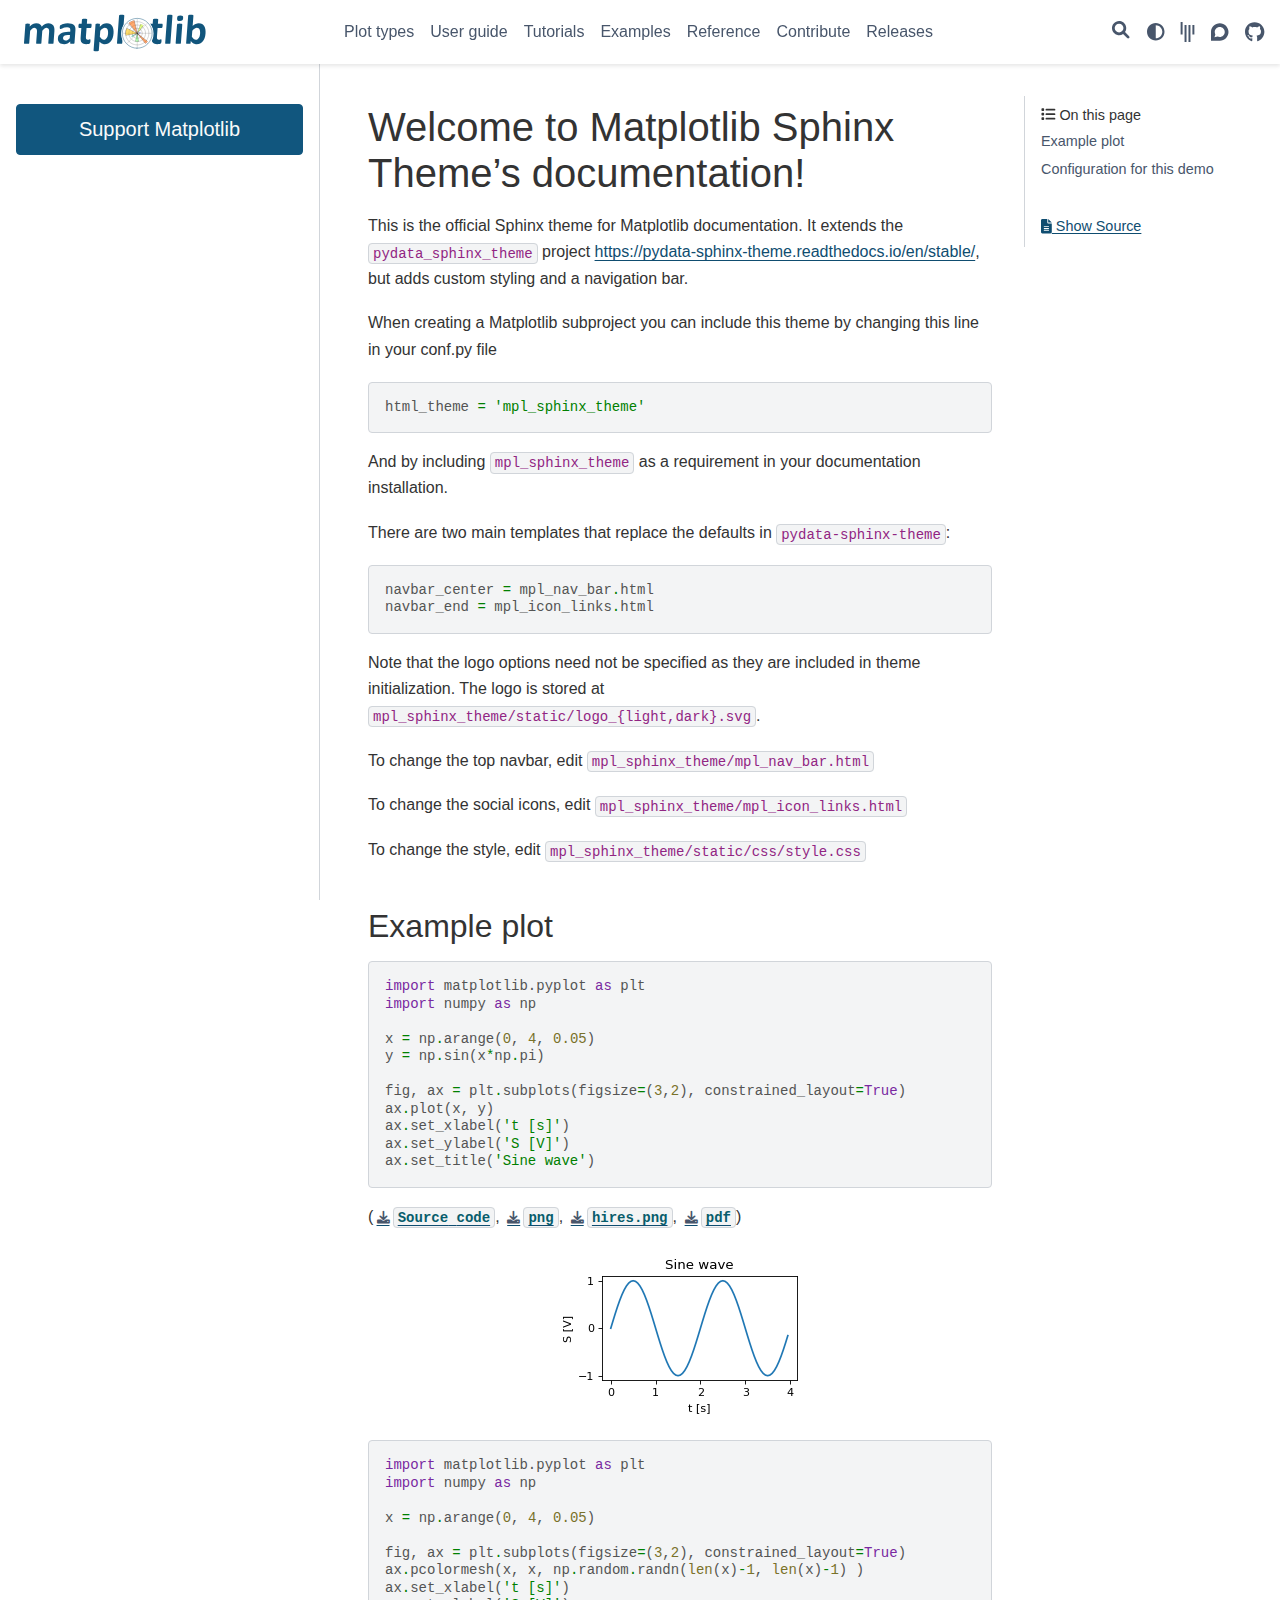
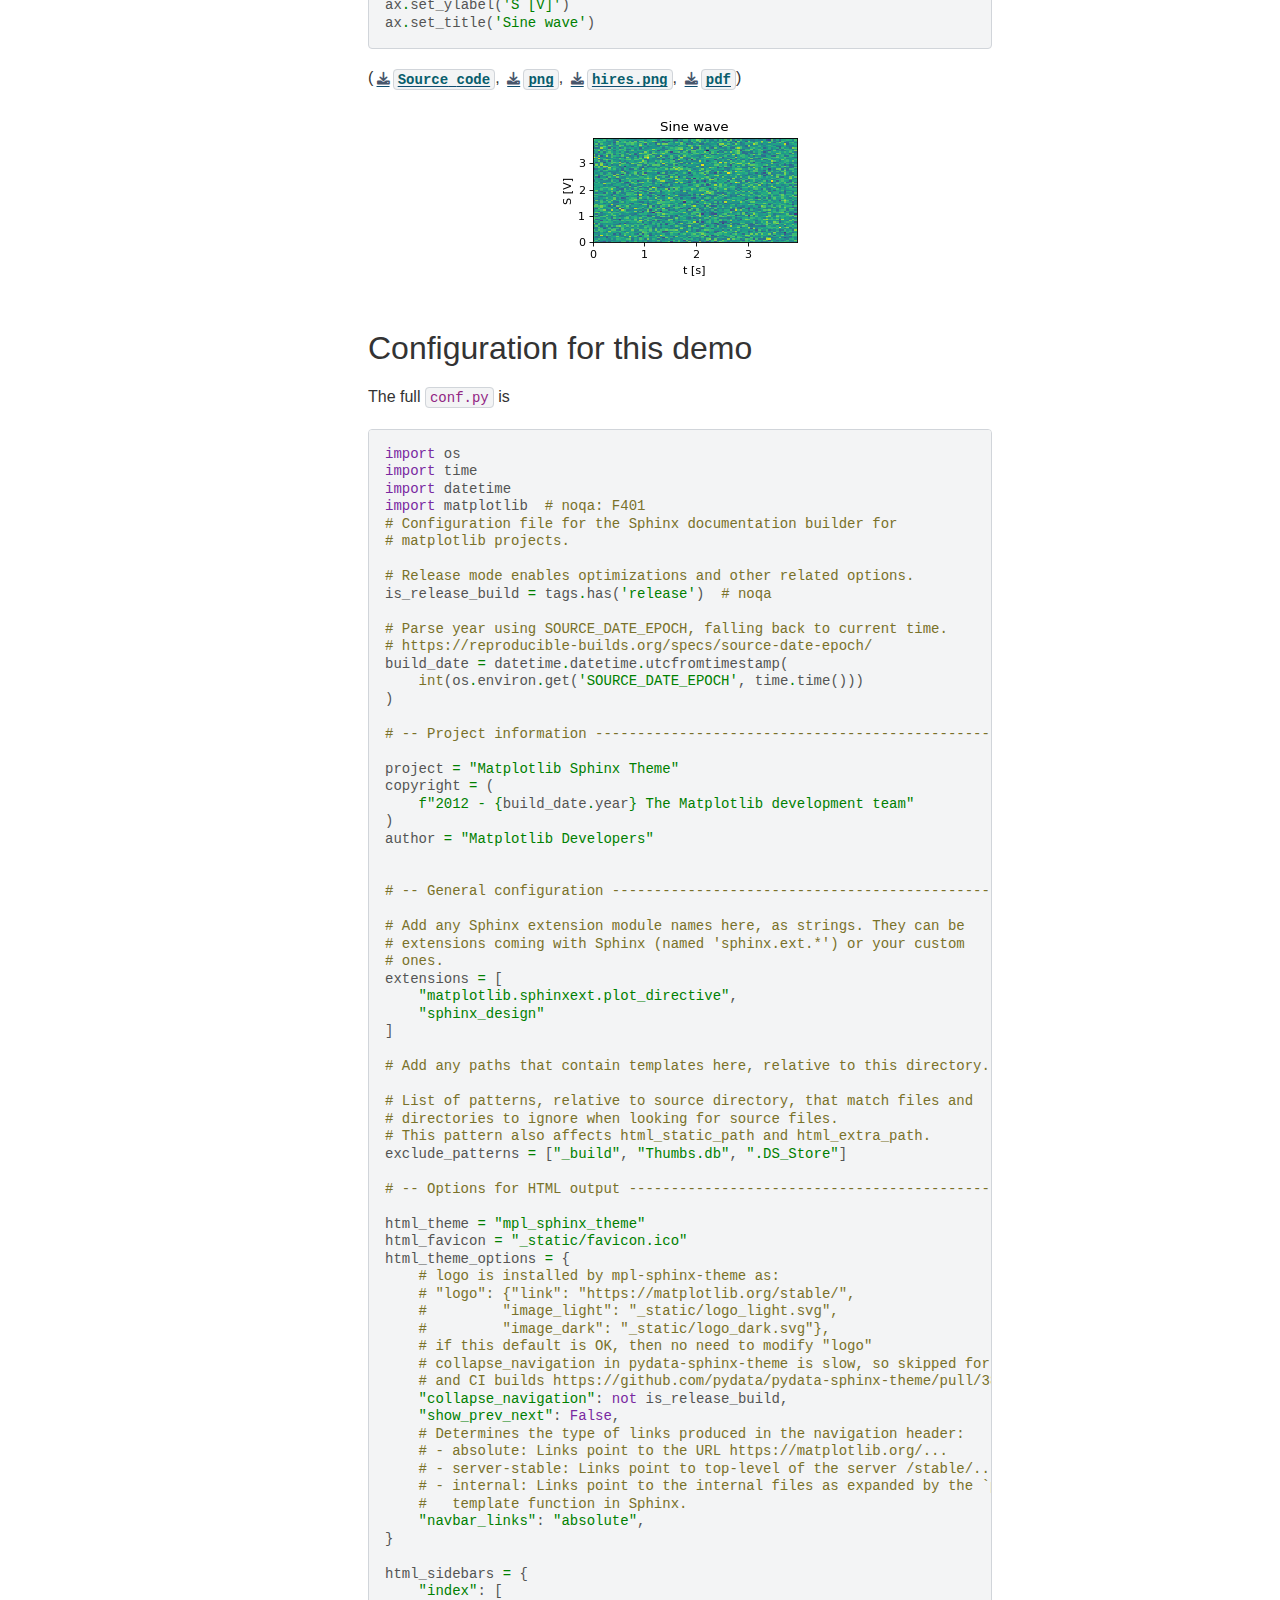
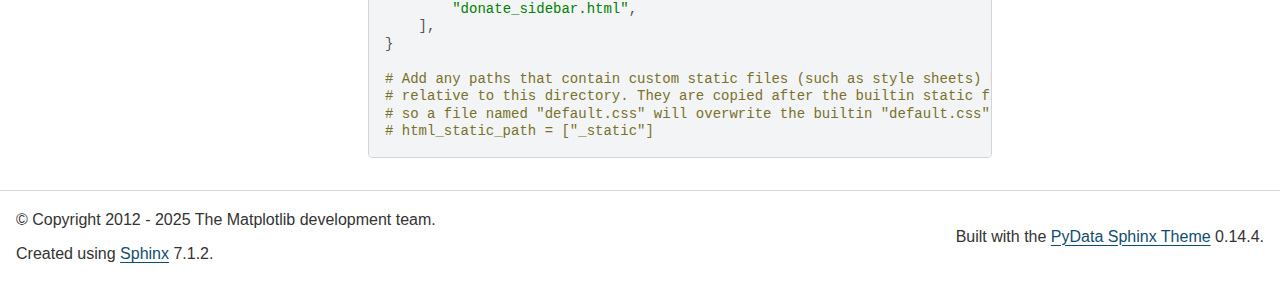
<file: index.html>
<!DOCTYPE html>


<html lang="en" data-content_root="" >

  <head>
    <meta charset="utf-8" />
    <meta name="viewport" content="width=device-width, initial-scale=1.0" /><meta name="viewport" content="width=device-width, initial-scale=1" />

    <title>Welcome to Matplotlib Sphinx Theme’s documentation! &#8212; Matplotlib Sphinx Theme  documentation</title>
  
  
  
  <script data-cfasync="false">
    document.documentElement.dataset.mode = localStorage.getItem("mode") || "";
    document.documentElement.dataset.theme = localStorage.getItem("theme") || "light";
  </script>
  
  <!-- Loaded before other Sphinx assets -->
  <link href="_static/styles/theme.css?digest=5b4479735964841361fd" rel="stylesheet" />
<link href="_static/styles/bootstrap.css?digest=5b4479735964841361fd" rel="stylesheet" />
<link href="_static/styles/pydata-sphinx-theme.css?digest=5b4479735964841361fd" rel="stylesheet" />

  
  <link href="_static/vendor/fontawesome/6.1.2/css/all.min.css?digest=5b4479735964841361fd" rel="stylesheet" />
  <link rel="preload" as="font" type="font/woff2" crossorigin href="_static/vendor/fontawesome/6.1.2/webfonts/fa-solid-900.woff2" />
<link rel="preload" as="font" type="font/woff2" crossorigin href="_static/vendor/fontawesome/6.1.2/webfonts/fa-brands-400.woff2" />
<link rel="preload" as="font" type="font/woff2" crossorigin href="_static/vendor/fontawesome/6.1.2/webfonts/fa-regular-400.woff2" />

    <link rel="stylesheet" type="text/css" href="_static/pygments.css?v=8f2a1f02" />
    <link rel="stylesheet" type="text/css" href="_static/css/style.css?v=f16eb9d3" />
    <link rel="stylesheet" type="text/css" href="_static/plot_directive.css" />
    <link rel="stylesheet" type="text/css" href="_static/design-style.1e8bd061cd6da7fc9cf755528e8ffc24.min.css?v=0a3b3ea7" />
  
  <!-- Pre-loaded scripts that we'll load fully later -->
  <link rel="preload" as="script" href="_static/scripts/bootstrap.js?digest=5b4479735964841361fd" />
<link rel="preload" as="script" href="_static/scripts/pydata-sphinx-theme.js?digest=5b4479735964841361fd" />
  <script src="_static/vendor/fontawesome/6.1.2/js/all.min.js?digest=5b4479735964841361fd"></script>

    <script data-url_root="./" id="documentation_options" src="_static/documentation_options.js?v=b3ba4146"></script>
    <script src="_static/doctools.js?v=888ff710"></script>
    <script src="_static/sphinx_highlight.js?v=4825356b"></script>
    <script src="_static/design-tabs.js?v=36754332"></script>
    <script>DOCUMENTATION_OPTIONS.pagename = 'index';</script>
    <link rel="icon" href="_static/favicon.ico"/>
    <link rel="index" title="Index" href="genindex.html" />
    <link rel="search" title="Search" href="search.html" />
  <meta name="viewport" content="width=device-width, initial-scale=1"/>
  <meta name="docsearch:language" content="en"/>
  </head>
  
  
  <body data-bs-spy="scroll" data-bs-target=".bd-toc-nav" data-offset="180" data-bs-root-margin="0px 0px -60%" data-default-mode="">

  
  
  <a class="skip-link" href="#main-content">Skip to main content</a>
  
  <div id="pst-scroll-pixel-helper"></div>

  
  <button type="button" class="btn rounded-pill" id="pst-back-to-top">
    <i class="fa-solid fa-arrow-up"></i>
    Back to top
  </button>

  
  <input type="checkbox"
          class="sidebar-toggle"
          name="__primary"
          id="__primary"/>
  <label class="overlay overlay-primary" for="__primary"></label>
  
  <input type="checkbox"
          class="sidebar-toggle"
          name="__secondary"
          id="__secondary"/>
  <label class="overlay overlay-secondary" for="__secondary"></label>
  
  <div class="search-button__wrapper">
    <div class="search-button__overlay"></div>
    <div class="search-button__search-container">
<form class="bd-search d-flex align-items-center"
      action="search.html"
      method="get">
  <i class="fa-solid fa-magnifying-glass"></i>
  <input type="search"
         class="form-control"
         name="q"
         id="search-input"
         placeholder="Search the docs ..."
         aria-label="Search the docs ..."
         autocomplete="off"
         autocorrect="off"
         autocapitalize="off"
         spellcheck="false"/>
  <span class="search-button__kbd-shortcut"><kbd class="kbd-shortcut__modifier">Ctrl</kbd>+<kbd>K</kbd></span>
</form></div>
  </div>
  
    <nav class="bd-header navbar navbar-expand-lg bd-navbar">
<div class="bd-header__inner bd-page-width">
  <label class="sidebar-toggle primary-toggle" for="__primary">
    <span class="fa-solid fa-bars"></span>
  </label>
  
  
  <div class="col-lg-3 navbar-header-items__start">
    
      <div class="navbar-item">

   

<a class="navbar-brand logo" href="https://matplotlib.org/stable/">
  
  
  
  
  
    
    
      
    
    
    <img src="_static/logo_light.svg" class="logo__image only-light" alt="Matplotlib Sphinx Theme  documentation - Home"/>
    <script>document.write(`<img src="_static/logo_dark.svg" class="logo__image only-dark" alt="Matplotlib Sphinx Theme  documentation - Home"/>`);</script>
  
  
</a></div>
    
  </div>
  
  <div class="col-lg-9 navbar-header-items">
    
    <div class="me-auto navbar-header-items__center">
      
        <div class="navbar-item"><ul id="navbar-main-elements" class="navbar-nav">
  <li class="nav-item">
    <a class="reference internal nav-link" href="https://matplotlib.org/stable/plot_types/index">Plot types</a>
  </li>
  <li class="nav-item">
    <a class="reference internal nav-link" href="https://matplotlib.org/stable/users/index">User guide</a>
  </li>
  <li class="nav-item">
    <a class="reference internal nav-link" href="https://matplotlib.org/stable/tutorials/index">Tutorials</a>
  </li>
  <li class="nav-item">
    <a class="reference internal nav-link" href="https://matplotlib.org/stable/gallery/index">Examples</a>
  </li>
  <li class="nav-item">
    <a class="reference internal nav-link" href="https://matplotlib.org/stable/api/index">Reference</a>
  </li>
  <li class="nav-item">
    <a class="reference internal nav-link" href="https://matplotlib.org/stable/devel/index">Contribute</a>
  </li>
  <li class="nav-item">
    <a class="reference internal nav-link" href="https://matplotlib.org/stable/users/release_notes">Releases</a>
  </li>
</ul></div>
      
    </div>
    
    
    <div class="navbar-header-items__end">
      
        <div class="navbar-item navbar-persistent--container">
          

<script>
document.write(`
  <button class="btn btn-sm navbar-btn search-button search-button__button" title="Search" aria-label="Search" data-bs-placement="bottom" data-bs-toggle="tooltip">
    <i class="fa-solid fa-magnifying-glass fa-lg"></i>
  </button>
`);
</script>
        </div>
      
      
        <div class="navbar-item">

<script>
document.write(`
  <button class="btn btn-sm navbar-btn theme-switch-button" title="light/dark" aria-label="light/dark" data-bs-placement="bottom" data-bs-toggle="tooltip">
    <span class="theme-switch nav-link" data-mode="light"><i class="fa-solid fa-sun fa-lg"></i></span>
    <span class="theme-switch nav-link" data-mode="dark"><i class="fa-solid fa-moon fa-lg"></i></span>
    <span class="theme-switch nav-link" data-mode="auto"><i class="fa-solid fa-circle-half-stroke fa-lg"></i></span>
  </button>
`);
</script></div>
      
        <div class="navbar-item"><ul class="navbar-icon-links navbar-nav"
    aria-label="Icon Links">
        <li class="nav-item">
          
          
          
          
          
          
          
          
          <a href="https://gitter.im/matplotlib/matplotlib" title="Gitter" class="nav-link" rel="noopener" target="_blank" data-bs-toggle="tooltip" data-bs-placement="bottom"><span><i class="fa-brands fa-gitter fa-lg" aria-hidden="true"></i></span>
            <span class="sr-only">Gitter</span></a>
        </li>
        <li class="nav-item">
          
          
          
          
          
          
          
          
          <a href="https://discourse.matplotlib.org" title="Discourse" class="nav-link" rel="noopener" target="_blank" data-bs-toggle="tooltip" data-bs-placement="bottom"><span><i class="fa-brands fa-discourse fa-lg" aria-hidden="true"></i></span>
            <span class="sr-only">Discourse</span></a>
        </li>
        <li class="nav-item">
          
          
          
          
          
          
          
          
          <a href="https://github.com/matplotlib/matplotlib" title="GitHub" class="nav-link" rel="noopener" target="_blank" data-bs-toggle="tooltip" data-bs-placement="bottom"><span><i class="fa-brands fa-github fa-lg" aria-hidden="true"></i></span>
            <span class="sr-only">GitHub</span></a>
        </li>
</ul></div>
      
    </div>
    
  </div>
  
  
    <div class="navbar-persistent--mobile">

<script>
document.write(`
  <button class="btn btn-sm navbar-btn search-button search-button__button" title="Search" aria-label="Search" data-bs-placement="bottom" data-bs-toggle="tooltip">
    <i class="fa-solid fa-magnifying-glass fa-lg"></i>
  </button>
`);
</script>
    </div>
  

  
    <label class="sidebar-toggle secondary-toggle" for="__secondary" tabindex="0">
      <span class="fa-solid fa-outdent"></span>
    </label>
  
</div>

    </nav>
  
  <div class="bd-container">
    <div class="bd-container__inner bd-page-width">
      
      <div class="bd-sidebar-primary bd-sidebar">
        

  
  <div class="sidebar-header-items sidebar-primary__section">
    
    
      <div class="sidebar-header-items__center">
        
          <div class="navbar-item"><ul id="navbar-main-elements" class="navbar-nav">
  <li class="nav-item">
    <a class="reference internal nav-link" href="https://matplotlib.org/stable/plot_types/index">Plot types</a>
  </li>
  <li class="nav-item">
    <a class="reference internal nav-link" href="https://matplotlib.org/stable/users/index">User guide</a>
  </li>
  <li class="nav-item">
    <a class="reference internal nav-link" href="https://matplotlib.org/stable/tutorials/index">Tutorials</a>
  </li>
  <li class="nav-item">
    <a class="reference internal nav-link" href="https://matplotlib.org/stable/gallery/index">Examples</a>
  </li>
  <li class="nav-item">
    <a class="reference internal nav-link" href="https://matplotlib.org/stable/api/index">Reference</a>
  </li>
  <li class="nav-item">
    <a class="reference internal nav-link" href="https://matplotlib.org/stable/devel/index">Contribute</a>
  </li>
  <li class="nav-item">
    <a class="reference internal nav-link" href="https://matplotlib.org/stable/users/release_notes">Releases</a>
  </li>
</ul></div>
        
      </div>
    
    
    
      <div class="sidebar-header-items__end">
        
          <div class="navbar-item">

<script>
document.write(`
  <button class="btn btn-sm navbar-btn theme-switch-button" title="light/dark" aria-label="light/dark" data-bs-placement="bottom" data-bs-toggle="tooltip">
    <span class="theme-switch nav-link" data-mode="light"><i class="fa-solid fa-sun fa-lg"></i></span>
    <span class="theme-switch nav-link" data-mode="dark"><i class="fa-solid fa-moon fa-lg"></i></span>
    <span class="theme-switch nav-link" data-mode="auto"><i class="fa-solid fa-circle-half-stroke fa-lg"></i></span>
  </button>
`);
</script></div>
        
          <div class="navbar-item"><ul class="navbar-icon-links navbar-nav"
    aria-label="Icon Links">
        <li class="nav-item">
          
          
          
          
          
          
          
          
          <a href="https://gitter.im/matplotlib/matplotlib" title="Gitter" class="nav-link" rel="noopener" target="_blank" data-bs-toggle="tooltip" data-bs-placement="bottom"><span><i class="fa-brands fa-gitter fa-lg" aria-hidden="true"></i></span>
            <span class="sr-only">Gitter</span></a>
        </li>
        <li class="nav-item">
          
          
          
          
          
          
          
          
          <a href="https://discourse.matplotlib.org" title="Discourse" class="nav-link" rel="noopener" target="_blank" data-bs-toggle="tooltip" data-bs-placement="bottom"><span><i class="fa-brands fa-discourse fa-lg" aria-hidden="true"></i></span>
            <span class="sr-only">Discourse</span></a>
        </li>
        <li class="nav-item">
          
          
          
          
          
          
          
          
          <a href="https://github.com/matplotlib/matplotlib" title="GitHub" class="nav-link" rel="noopener" target="_blank" data-bs-toggle="tooltip" data-bs-placement="bottom"><span><i class="fa-brands fa-github fa-lg" aria-hidden="true"></i></span>
            <span class="sr-only">GitHub</span></a>
        </li>
</ul></div>
        
      </div>
    
  </div>
  
    <div class="sidebar-primary-items__start sidebar-primary__section">
        <div class="sidebar-primary-item"><div class="sidebar-donate">
    <a class="sd-btn sd-btn-primary sd-fs-5 sd-px-5 sd-py-2" href="https://numfocus.org/donate-to-matplotlib" target="_blank">
      Support Matplotlib
    </a>
  </div></div>
    </div>
  
  
  <div class="sidebar-primary-items__end sidebar-primary__section">
  </div>
  
  <div id="rtd-footer-container"></div>


      </div>
      
      <main id="main-content" class="bd-main">
        
        
          <div class="bd-content">
            <div class="bd-article-container">
              
              <div class="bd-header-article"></div>
              
              
              
                
<div id="searchbox"></div>
                <article class="bd-article" role="main">
                  
  <section id="welcome-to-matplotlib-sphinx-theme-s-documentation">
<h1>Welcome to Matplotlib Sphinx Theme’s documentation!<a class="headerlink" href="#welcome-to-matplotlib-sphinx-theme-s-documentation" title="Permalink to this heading">#</a></h1>
<div class="toctree-wrapper compound">
</div>
<p>This is the official Sphinx theme for Matplotlib documentation.
It extends the <code class="docutils literal notranslate"><span class="pre">pydata_sphinx_theme</span></code> project <a class="reference external" href="https://pydata-sphinx-theme.readthedocs.io/en/stable/">https://pydata-sphinx-theme.readthedocs.io/en/stable/</a>,
but adds custom
styling and a navigation bar.</p>
<p>When creating a Matplotlib subproject you can include this theme by changing this
line in your conf.py file</p>
<div class="highlight-python notranslate"><div class="highlight"><pre><span></span><span class="n">html_theme</span> <span class="o">=</span> <span class="s1">&#39;mpl_sphinx_theme&#39;</span>
</pre></div>
</div>
<p>And by including <code class="docutils literal notranslate"><span class="pre">mpl_sphinx_theme</span></code> as a requirement in your documentation
installation.</p>
<p>There are two main templates that replace the defaults in <code class="docutils literal notranslate"><span class="pre">pydata-sphinx-theme</span></code>:</p>
<div class="highlight-default notranslate"><div class="highlight"><pre><span></span><span class="n">navbar_center</span> <span class="o">=</span> <span class="n">mpl_nav_bar</span><span class="o">.</span><span class="n">html</span>
<span class="n">navbar_end</span> <span class="o">=</span> <span class="n">mpl_icon_links</span><span class="o">.</span><span class="n">html</span>
</pre></div>
</div>
<p>Note that the logo options need not be specified as they are included in theme
initialization. The logo is stored at
<code class="docutils literal notranslate"><span class="pre">mpl_sphinx_theme/static/logo_{light,dark}.svg</span></code>.</p>
<p>To change the top navbar, edit <code class="docutils literal notranslate"><span class="pre">mpl_sphinx_theme/mpl_nav_bar.html</span></code></p>
<p>To change the social icons, edit <code class="docutils literal notranslate"><span class="pre">mpl_sphinx_theme/mpl_icon_links.html</span></code></p>
<p>To change the style, edit <code class="docutils literal notranslate"><span class="pre">mpl_sphinx_theme/static/css/style.css</span></code></p>
<section id="example-plot">
<h2>Example plot<a class="headerlink" href="#example-plot" title="Permalink to this heading">#</a></h2>
<div class="highlight-python notranslate"><div class="highlight"><pre><span></span><span class="kn">import</span><span class="w"> </span><span class="nn">matplotlib.pyplot</span><span class="w"> </span><span class="k">as</span><span class="w"> </span><span class="nn">plt</span>
<span class="kn">import</span><span class="w"> </span><span class="nn">numpy</span><span class="w"> </span><span class="k">as</span><span class="w"> </span><span class="nn">np</span>

<span class="n">x</span> <span class="o">=</span> <span class="n">np</span><span class="o">.</span><span class="n">arange</span><span class="p">(</span><span class="mi">0</span><span class="p">,</span> <span class="mi">4</span><span class="p">,</span> <span class="mf">0.05</span><span class="p">)</span>
<span class="n">y</span> <span class="o">=</span> <span class="n">np</span><span class="o">.</span><span class="n">sin</span><span class="p">(</span><span class="n">x</span><span class="o">*</span><span class="n">np</span><span class="o">.</span><span class="n">pi</span><span class="p">)</span>

<span class="n">fig</span><span class="p">,</span> <span class="n">ax</span> <span class="o">=</span> <span class="n">plt</span><span class="o">.</span><span class="n">subplots</span><span class="p">(</span><span class="n">figsize</span><span class="o">=</span><span class="p">(</span><span class="mi">3</span><span class="p">,</span><span class="mi">2</span><span class="p">),</span> <span class="n">constrained_layout</span><span class="o">=</span><span class="kc">True</span><span class="p">)</span>
<span class="n">ax</span><span class="o">.</span><span class="n">plot</span><span class="p">(</span><span class="n">x</span><span class="p">,</span> <span class="n">y</span><span class="p">)</span>
<span class="n">ax</span><span class="o">.</span><span class="n">set_xlabel</span><span class="p">(</span><span class="s1">&#39;t [s]&#39;</span><span class="p">)</span>
<span class="n">ax</span><span class="o">.</span><span class="n">set_ylabel</span><span class="p">(</span><span class="s1">&#39;S [V]&#39;</span><span class="p">)</span>
<span class="n">ax</span><span class="o">.</span><span class="n">set_title</span><span class="p">(</span><span class="s1">&#39;Sine wave&#39;</span><span class="p">)</span>
</pre></div>
</div>
<p>(<a class="reference download internal" download="" href="_downloads/25f419794f3589105a3cedf01038cfc8/index-1.py"><code class="xref download docutils literal notranslate"><span class="pre">Source</span> <span class="pre">code</span></code></a>, <a class="reference download internal" download="" href="_downloads/0bfe27a11450053ef2a8661552da1c80/index-1.png"><code class="xref download docutils literal notranslate"><span class="pre">png</span></code></a>, <a class="reference download internal" download="" href="_downloads/68fbfadf3bd8cb999cb011ca6f991e16/index-1.hires.png"><code class="xref download docutils literal notranslate"><span class="pre">hires.png</span></code></a>, <a class="reference download internal" download="" href="_downloads/d869d766c7bad84a7c191586100e49d7/index-1.pdf"><code class="xref download docutils literal notranslate"><span class="pre">pdf</span></code></a>)</p>
<figure class="align-center">
<img alt="_images/index-1.png" class="plot-directive" src="_images/index-1.png" />
</figure>
<div class="highlight-python notranslate"><div class="highlight"><pre><span></span><span class="kn">import</span><span class="w"> </span><span class="nn">matplotlib.pyplot</span><span class="w"> </span><span class="k">as</span><span class="w"> </span><span class="nn">plt</span>
<span class="kn">import</span><span class="w"> </span><span class="nn">numpy</span><span class="w"> </span><span class="k">as</span><span class="w"> </span><span class="nn">np</span>

<span class="n">x</span> <span class="o">=</span> <span class="n">np</span><span class="o">.</span><span class="n">arange</span><span class="p">(</span><span class="mi">0</span><span class="p">,</span> <span class="mi">4</span><span class="p">,</span> <span class="mf">0.05</span><span class="p">)</span>

<span class="n">fig</span><span class="p">,</span> <span class="n">ax</span> <span class="o">=</span> <span class="n">plt</span><span class="o">.</span><span class="n">subplots</span><span class="p">(</span><span class="n">figsize</span><span class="o">=</span><span class="p">(</span><span class="mi">3</span><span class="p">,</span><span class="mi">2</span><span class="p">),</span> <span class="n">constrained_layout</span><span class="o">=</span><span class="kc">True</span><span class="p">)</span>
<span class="n">ax</span><span class="o">.</span><span class="n">pcolormesh</span><span class="p">(</span><span class="n">x</span><span class="p">,</span> <span class="n">x</span><span class="p">,</span> <span class="n">np</span><span class="o">.</span><span class="n">random</span><span class="o">.</span><span class="n">randn</span><span class="p">(</span><span class="nb">len</span><span class="p">(</span><span class="n">x</span><span class="p">)</span><span class="o">-</span><span class="mi">1</span><span class="p">,</span> <span class="nb">len</span><span class="p">(</span><span class="n">x</span><span class="p">)</span><span class="o">-</span><span class="mi">1</span><span class="p">)</span> <span class="p">)</span>
<span class="n">ax</span><span class="o">.</span><span class="n">set_xlabel</span><span class="p">(</span><span class="s1">&#39;t [s]&#39;</span><span class="p">)</span>
<span class="n">ax</span><span class="o">.</span><span class="n">set_ylabel</span><span class="p">(</span><span class="s1">&#39;S [V]&#39;</span><span class="p">)</span>
<span class="n">ax</span><span class="o">.</span><span class="n">set_title</span><span class="p">(</span><span class="s1">&#39;Sine wave&#39;</span><span class="p">)</span>
</pre></div>
</div>
<p>(<a class="reference download internal" download="" href="_downloads/7058aec332d785a4591743caa46fe3a2/index-2.py"><code class="xref download docutils literal notranslate"><span class="pre">Source</span> <span class="pre">code</span></code></a>, <a class="reference download internal" download="" href="_downloads/b99d8cdf078cd7abe42e329ff60021fa/index-2.png"><code class="xref download docutils literal notranslate"><span class="pre">png</span></code></a>, <a class="reference download internal" download="" href="_downloads/778d652deed738862f596c6c9e993f73/index-2.hires.png"><code class="xref download docutils literal notranslate"><span class="pre">hires.png</span></code></a>, <a class="reference download internal" download="" href="_downloads/7470fd799a96a2505da9a04873717e2c/index-2.pdf"><code class="xref download docutils literal notranslate"><span class="pre">pdf</span></code></a>)</p>
<figure class="align-center">
<img alt="_images/index-2.png" class="plot-directive" src="_images/index-2.png" />
</figure>
</section>
<section id="configuration-for-this-demo">
<h2>Configuration for this demo<a class="headerlink" href="#configuration-for-this-demo" title="Permalink to this heading">#</a></h2>
<p>The full <code class="docutils literal notranslate"><span class="pre">conf.py</span></code> is</p>
<div class="highlight-default notranslate"><div class="highlight"><pre><span></span><span class="kn">import</span><span class="w"> </span><span class="nn">os</span>
<span class="kn">import</span><span class="w"> </span><span class="nn">time</span>
<span class="kn">import</span><span class="w"> </span><span class="nn">datetime</span>
<span class="kn">import</span><span class="w"> </span><span class="nn">matplotlib</span>  <span class="c1"># noqa: F401</span>
<span class="c1"># Configuration file for the Sphinx documentation builder for</span>
<span class="c1"># matplotlib projects.</span>

<span class="c1"># Release mode enables optimizations and other related options.</span>
<span class="n">is_release_build</span> <span class="o">=</span> <span class="n">tags</span><span class="o">.</span><span class="n">has</span><span class="p">(</span><span class="s1">&#39;release&#39;</span><span class="p">)</span>  <span class="c1"># noqa</span>

<span class="c1"># Parse year using SOURCE_DATE_EPOCH, falling back to current time.</span>
<span class="c1"># https://reproducible-builds.org/specs/source-date-epoch/</span>
<span class="n">build_date</span> <span class="o">=</span> <span class="n">datetime</span><span class="o">.</span><span class="n">datetime</span><span class="o">.</span><span class="n">utcfromtimestamp</span><span class="p">(</span>
    <span class="nb">int</span><span class="p">(</span><span class="n">os</span><span class="o">.</span><span class="n">environ</span><span class="o">.</span><span class="n">get</span><span class="p">(</span><span class="s1">&#39;SOURCE_DATE_EPOCH&#39;</span><span class="p">,</span> <span class="n">time</span><span class="o">.</span><span class="n">time</span><span class="p">()))</span>
<span class="p">)</span>

<span class="c1"># -- Project information -----------------------------------------------------</span>

<span class="n">project</span> <span class="o">=</span> <span class="s2">&quot;Matplotlib Sphinx Theme&quot;</span>
<span class="n">copyright</span> <span class="o">=</span> <span class="p">(</span>
    <span class="sa">f</span><span class="s2">&quot;2012 - </span><span class="si">{</span><span class="n">build_date</span><span class="o">.</span><span class="n">year</span><span class="si">}</span><span class="s2"> The Matplotlib development team&quot;</span>
<span class="p">)</span>
<span class="n">author</span> <span class="o">=</span> <span class="s2">&quot;Matplotlib Developers&quot;</span>


<span class="c1"># -- General configuration ---------------------------------------------------</span>

<span class="c1"># Add any Sphinx extension module names here, as strings. They can be</span>
<span class="c1"># extensions coming with Sphinx (named &#39;sphinx.ext.*&#39;) or your custom</span>
<span class="c1"># ones.</span>
<span class="n">extensions</span> <span class="o">=</span> <span class="p">[</span>
    <span class="s2">&quot;matplotlib.sphinxext.plot_directive&quot;</span><span class="p">,</span>
    <span class="s2">&quot;sphinx_design&quot;</span>
<span class="p">]</span>

<span class="c1"># Add any paths that contain templates here, relative to this directory.</span>

<span class="c1"># List of patterns, relative to source directory, that match files and</span>
<span class="c1"># directories to ignore when looking for source files.</span>
<span class="c1"># This pattern also affects html_static_path and html_extra_path.</span>
<span class="n">exclude_patterns</span> <span class="o">=</span> <span class="p">[</span><span class="s2">&quot;_build&quot;</span><span class="p">,</span> <span class="s2">&quot;Thumbs.db&quot;</span><span class="p">,</span> <span class="s2">&quot;.DS_Store&quot;</span><span class="p">]</span>

<span class="c1"># -- Options for HTML output -------------------------------------------------</span>

<span class="n">html_theme</span> <span class="o">=</span> <span class="s2">&quot;mpl_sphinx_theme&quot;</span>
<span class="n">html_favicon</span> <span class="o">=</span> <span class="s2">&quot;_static/favicon.ico&quot;</span>
<span class="n">html_theme_options</span> <span class="o">=</span> <span class="p">{</span>
    <span class="c1"># logo is installed by mpl-sphinx-theme as:</span>
    <span class="c1"># &quot;logo&quot;: {&quot;link&quot;: &quot;https://matplotlib.org/stable/&quot;,</span>
    <span class="c1">#         &quot;image_light&quot;: &quot;_static/logo_light.svg&quot;,</span>
    <span class="c1">#         &quot;image_dark&quot;: &quot;_static/logo_dark.svg&quot;},</span>
    <span class="c1"># if this default is OK, then no need to modify &quot;logo&quot;</span>
    <span class="c1"># collapse_navigation in pydata-sphinx-theme is slow, so skipped for local</span>
    <span class="c1"># and CI builds https://github.com/pydata/pydata-sphinx-theme/pull/386</span>
    <span class="s2">&quot;collapse_navigation&quot;</span><span class="p">:</span> <span class="ow">not</span> <span class="n">is_release_build</span><span class="p">,</span>
    <span class="s2">&quot;show_prev_next&quot;</span><span class="p">:</span> <span class="kc">False</span><span class="p">,</span>
    <span class="c1"># Determines the type of links produced in the navigation header:</span>
    <span class="c1"># - absolute: Links point to the URL https://matplotlib.org/...</span>
    <span class="c1"># - server-stable: Links point to top-level of the server /stable/...</span>
    <span class="c1"># - internal: Links point to the internal files as expanded by the `pathto`</span>
    <span class="c1">#   template function in Sphinx.</span>
    <span class="s2">&quot;navbar_links&quot;</span><span class="p">:</span> <span class="s2">&quot;absolute&quot;</span><span class="p">,</span>
<span class="p">}</span>

<span class="n">html_sidebars</span> <span class="o">=</span> <span class="p">{</span>
    <span class="s2">&quot;index&quot;</span><span class="p">:</span> <span class="p">[</span>
        <span class="s2">&quot;donate_sidebar.html&quot;</span><span class="p">,</span>
    <span class="p">],</span>
<span class="p">}</span>

<span class="c1"># Add any paths that contain custom static files (such as style sheets) here,</span>
<span class="c1"># relative to this directory. They are copied after the builtin static files,</span>
<span class="c1"># so a file named &quot;default.css&quot; will overwrite the builtin &quot;default.css&quot;.</span>
<span class="c1"># html_static_path = [&quot;_static&quot;]</span>
</pre></div>
</div>
</section>
</section>


                </article>
              
              
              
              
              
            </div>
            
            
              
                <div class="bd-sidebar-secondary bd-toc"><div class="sidebar-secondary-items sidebar-secondary__inner">

  <div class="sidebar-secondary-item">

  <div class="page-toc tocsection onthispage">
    <i class="fa-solid fa-list"></i> On this page
  </div>
  <nav class="bd-toc-nav page-toc">
    <ul class="visible nav section-nav flex-column">
<li class="toc-h2 nav-item toc-entry"><a class="reference internal nav-link" href="#example-plot">Example plot</a></li>
<li class="toc-h2 nav-item toc-entry"><a class="reference internal nav-link" href="#configuration-for-this-demo">Configuration for this demo</a></li>
</ul>
  </nav></div>

  <div class="sidebar-secondary-item">

  <div class="tocsection sourcelink">
    <a href="_sources/index.rst.txt">
      <i class="fa-solid fa-file-lines"></i> Show Source
    </a>
  </div>
</div>

</div></div>
              
            
          </div>
          <footer class="bd-footer-content">
            
          </footer>
        
      </main>
    </div>
  </div>
  
  <!-- Scripts loaded after <body> so the DOM is not blocked -->
  <script src="_static/scripts/bootstrap.js?digest=5b4479735964841361fd"></script>
<script src="_static/scripts/pydata-sphinx-theme.js?digest=5b4479735964841361fd"></script>

  <footer class="bd-footer">
<div class="bd-footer__inner bd-page-width">
  
    <div class="footer-items__start">
      
        <div class="footer-item">

  <p class="copyright">
    
      © Copyright 2012 - 2025 The Matplotlib development team.
      <br/>
    
  </p>
</div>
      
        <div class="footer-item">

  <p class="sphinx-version">
    Created using <a href="https://www.sphinx-doc.org/">Sphinx</a> 7.1.2.
    <br/>
  </p>
</div>
      
    </div>
  
  
  
    <div class="footer-items__end">
      
        <div class="footer-item">
<p class="theme-version">
  Built with the <a href="https://pydata-sphinx-theme.readthedocs.io/en/stable/index.html">PyData Sphinx Theme</a> 0.14.4.
</p></div>
      
    </div>
  
</div>

  </footer>
  </body>
</html>
</file>
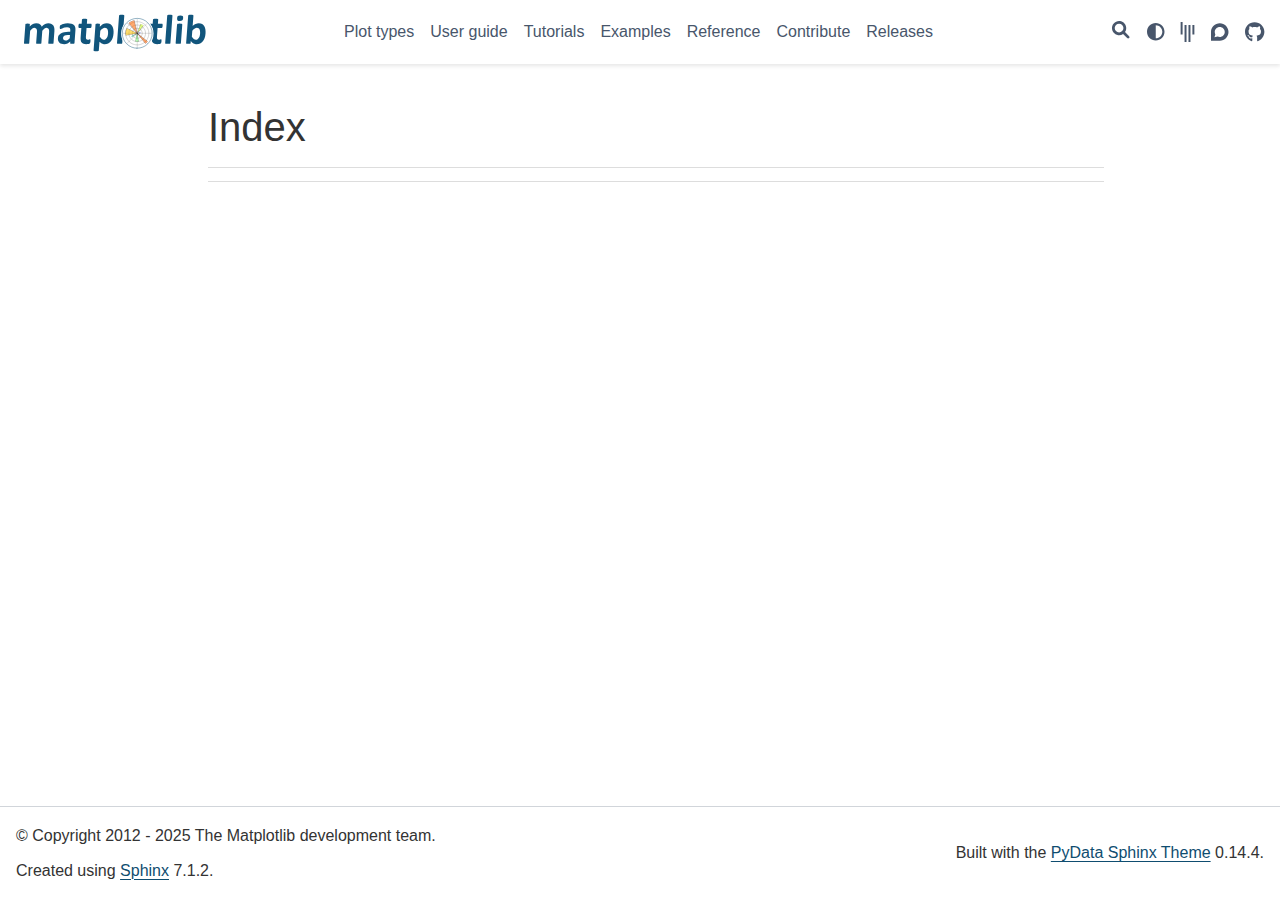
<file: genindex.html>
<!DOCTYPE html>


<html lang="en" data-content_root="" >

  <head>
    <meta charset="utf-8" />
    <meta name="viewport" content="width=device-width, initial-scale=1.0" />
    <title>Index &#8212; Matplotlib Sphinx Theme  documentation</title>
  
  
  
  <script data-cfasync="false">
    document.documentElement.dataset.mode = localStorage.getItem("mode") || "";
    document.documentElement.dataset.theme = localStorage.getItem("theme") || "light";
  </script>
  
  <!-- Loaded before other Sphinx assets -->
  <link href="_static/styles/theme.css?digest=5b4479735964841361fd" rel="stylesheet" />
<link href="_static/styles/bootstrap.css?digest=5b4479735964841361fd" rel="stylesheet" />
<link href="_static/styles/pydata-sphinx-theme.css?digest=5b4479735964841361fd" rel="stylesheet" />

  
  <link href="_static/vendor/fontawesome/6.1.2/css/all.min.css?digest=5b4479735964841361fd" rel="stylesheet" />
  <link rel="preload" as="font" type="font/woff2" crossorigin href="_static/vendor/fontawesome/6.1.2/webfonts/fa-solid-900.woff2" />
<link rel="preload" as="font" type="font/woff2" crossorigin href="_static/vendor/fontawesome/6.1.2/webfonts/fa-brands-400.woff2" />
<link rel="preload" as="font" type="font/woff2" crossorigin href="_static/vendor/fontawesome/6.1.2/webfonts/fa-regular-400.woff2" />

    <link rel="stylesheet" type="text/css" href="_static/pygments.css?v=8f2a1f02" />
    <link rel="stylesheet" type="text/css" href="_static/css/style.css?v=f16eb9d3" />
    <link rel="stylesheet" type="text/css" href="_static/plot_directive.css" />
    <link rel="stylesheet" type="text/css" href="_static/design-style.1e8bd061cd6da7fc9cf755528e8ffc24.min.css?v=0a3b3ea7" />
  
  <!-- Pre-loaded scripts that we'll load fully later -->
  <link rel="preload" as="script" href="_static/scripts/bootstrap.js?digest=5b4479735964841361fd" />
<link rel="preload" as="script" href="_static/scripts/pydata-sphinx-theme.js?digest=5b4479735964841361fd" />
  <script src="_static/vendor/fontawesome/6.1.2/js/all.min.js?digest=5b4479735964841361fd"></script>

    <script data-url_root="./" id="documentation_options" src="_static/documentation_options.js?v=b3ba4146"></script>
    <script src="_static/doctools.js?v=888ff710"></script>
    <script src="_static/sphinx_highlight.js?v=4825356b"></script>
    <script src="_static/design-tabs.js?v=36754332"></script>
    <script>DOCUMENTATION_OPTIONS.pagename = 'genindex';</script>
    <link rel="icon" href="_static/favicon.ico"/>
    <link rel="index" title="Index" href="#" />
    <link rel="search" title="Search" href="search.html" />
  <meta name="viewport" content="width=device-width, initial-scale=1"/>
  <meta name="docsearch:language" content="en"/>
  </head>
  
  
  <body data-bs-spy="scroll" data-bs-target=".bd-toc-nav" data-offset="180" data-bs-root-margin="0px 0px -60%" data-default-mode="">

  
  
  <a class="skip-link" href="#main-content">Skip to main content</a>
  
  <div id="pst-scroll-pixel-helper"></div>

  
  <button type="button" class="btn rounded-pill" id="pst-back-to-top">
    <i class="fa-solid fa-arrow-up"></i>
    Back to top
  </button>

  
  <input type="checkbox"
          class="sidebar-toggle"
          name="__primary"
          id="__primary"/>
  <label class="overlay overlay-primary" for="__primary"></label>
  
  <input type="checkbox"
          class="sidebar-toggle"
          name="__secondary"
          id="__secondary"/>
  <label class="overlay overlay-secondary" for="__secondary"></label>
  
  <div class="search-button__wrapper">
    <div class="search-button__overlay"></div>
    <div class="search-button__search-container">
<form class="bd-search d-flex align-items-center"
      action="search.html"
      method="get">
  <i class="fa-solid fa-magnifying-glass"></i>
  <input type="search"
         class="form-control"
         name="q"
         id="search-input"
         placeholder="Search the docs ..."
         aria-label="Search the docs ..."
         autocomplete="off"
         autocorrect="off"
         autocapitalize="off"
         spellcheck="false"/>
  <span class="search-button__kbd-shortcut"><kbd class="kbd-shortcut__modifier">Ctrl</kbd>+<kbd>K</kbd></span>
</form></div>
  </div>
  
    <nav class="bd-header navbar navbar-expand-lg bd-navbar">
<div class="bd-header__inner bd-page-width">
  <label class="sidebar-toggle primary-toggle" for="__primary">
    <span class="fa-solid fa-bars"></span>
  </label>
  
  
  <div class="col-lg-3 navbar-header-items__start">
    
      <div class="navbar-item">

   

<a class="navbar-brand logo" href="https://matplotlib.org/stable/">
  
  
  
  
  
    
    
      
    
    
    <img src="_static/logo_light.svg" class="logo__image only-light" alt="Matplotlib Sphinx Theme  documentation - Home"/>
    <script>document.write(`<img src="_static/logo_dark.svg" class="logo__image only-dark" alt="Matplotlib Sphinx Theme  documentation - Home"/>`);</script>
  
  
</a></div>
    
  </div>
  
  <div class="col-lg-9 navbar-header-items">
    
    <div class="me-auto navbar-header-items__center">
      
        <div class="navbar-item"><ul id="navbar-main-elements" class="navbar-nav">
  <li class="nav-item">
    <a class="reference internal nav-link" href="https://matplotlib.org/stable/plot_types/index">Plot types</a>
  </li>
  <li class="nav-item">
    <a class="reference internal nav-link" href="https://matplotlib.org/stable/users/index">User guide</a>
  </li>
  <li class="nav-item">
    <a class="reference internal nav-link" href="https://matplotlib.org/stable/tutorials/index">Tutorials</a>
  </li>
  <li class="nav-item">
    <a class="reference internal nav-link" href="https://matplotlib.org/stable/gallery/index">Examples</a>
  </li>
  <li class="nav-item">
    <a class="reference internal nav-link" href="https://matplotlib.org/stable/api/index">Reference</a>
  </li>
  <li class="nav-item">
    <a class="reference internal nav-link" href="https://matplotlib.org/stable/devel/index">Contribute</a>
  </li>
  <li class="nav-item">
    <a class="reference internal nav-link" href="https://matplotlib.org/stable/users/release_notes">Releases</a>
  </li>
</ul></div>
      
    </div>
    
    
    <div class="navbar-header-items__end">
      
        <div class="navbar-item navbar-persistent--container">
          

<script>
document.write(`
  <button class="btn btn-sm navbar-btn search-button search-button__button" title="Search" aria-label="Search" data-bs-placement="bottom" data-bs-toggle="tooltip">
    <i class="fa-solid fa-magnifying-glass fa-lg"></i>
  </button>
`);
</script>
        </div>
      
      
        <div class="navbar-item">

<script>
document.write(`
  <button class="btn btn-sm navbar-btn theme-switch-button" title="light/dark" aria-label="light/dark" data-bs-placement="bottom" data-bs-toggle="tooltip">
    <span class="theme-switch nav-link" data-mode="light"><i class="fa-solid fa-sun fa-lg"></i></span>
    <span class="theme-switch nav-link" data-mode="dark"><i class="fa-solid fa-moon fa-lg"></i></span>
    <span class="theme-switch nav-link" data-mode="auto"><i class="fa-solid fa-circle-half-stroke fa-lg"></i></span>
  </button>
`);
</script></div>
      
        <div class="navbar-item"><ul class="navbar-icon-links navbar-nav"
    aria-label="Icon Links">
        <li class="nav-item">
          
          
          
          
          
          
          
          
          <a href="https://gitter.im/matplotlib/matplotlib" title="Gitter" class="nav-link" rel="noopener" target="_blank" data-bs-toggle="tooltip" data-bs-placement="bottom"><span><i class="fa-brands fa-gitter fa-lg" aria-hidden="true"></i></span>
            <span class="sr-only">Gitter</span></a>
        </li>
        <li class="nav-item">
          
          
          
          
          
          
          
          
          <a href="https://discourse.matplotlib.org" title="Discourse" class="nav-link" rel="noopener" target="_blank" data-bs-toggle="tooltip" data-bs-placement="bottom"><span><i class="fa-brands fa-discourse fa-lg" aria-hidden="true"></i></span>
            <span class="sr-only">Discourse</span></a>
        </li>
        <li class="nav-item">
          
          
          
          
          
          
          
          
          <a href="https://github.com/matplotlib/matplotlib" title="GitHub" class="nav-link" rel="noopener" target="_blank" data-bs-toggle="tooltip" data-bs-placement="bottom"><span><i class="fa-brands fa-github fa-lg" aria-hidden="true"></i></span>
            <span class="sr-only">GitHub</span></a>
        </li>
</ul></div>
      
    </div>
    
  </div>
  
  
    <div class="navbar-persistent--mobile">

<script>
document.write(`
  <button class="btn btn-sm navbar-btn search-button search-button__button" title="Search" aria-label="Search" data-bs-placement="bottom" data-bs-toggle="tooltip">
    <i class="fa-solid fa-magnifying-glass fa-lg"></i>
  </button>
`);
</script>
    </div>
  

  
</div>

    </nav>
  
  <div class="bd-container">
    <div class="bd-container__inner bd-page-width">
      
      <div class="bd-sidebar-primary bd-sidebar hide-on-wide">
        

  
  <div class="sidebar-header-items sidebar-primary__section">
    
    
      <div class="sidebar-header-items__center">
        
          <div class="navbar-item"><ul id="navbar-main-elements" class="navbar-nav">
  <li class="nav-item">
    <a class="reference internal nav-link" href="https://matplotlib.org/stable/plot_types/index">Plot types</a>
  </li>
  <li class="nav-item">
    <a class="reference internal nav-link" href="https://matplotlib.org/stable/users/index">User guide</a>
  </li>
  <li class="nav-item">
    <a class="reference internal nav-link" href="https://matplotlib.org/stable/tutorials/index">Tutorials</a>
  </li>
  <li class="nav-item">
    <a class="reference internal nav-link" href="https://matplotlib.org/stable/gallery/index">Examples</a>
  </li>
  <li class="nav-item">
    <a class="reference internal nav-link" href="https://matplotlib.org/stable/api/index">Reference</a>
  </li>
  <li class="nav-item">
    <a class="reference internal nav-link" href="https://matplotlib.org/stable/devel/index">Contribute</a>
  </li>
  <li class="nav-item">
    <a class="reference internal nav-link" href="https://matplotlib.org/stable/users/release_notes">Releases</a>
  </li>
</ul></div>
        
      </div>
    
    
    
      <div class="sidebar-header-items__end">
        
          <div class="navbar-item">

<script>
document.write(`
  <button class="btn btn-sm navbar-btn theme-switch-button" title="light/dark" aria-label="light/dark" data-bs-placement="bottom" data-bs-toggle="tooltip">
    <span class="theme-switch nav-link" data-mode="light"><i class="fa-solid fa-sun fa-lg"></i></span>
    <span class="theme-switch nav-link" data-mode="dark"><i class="fa-solid fa-moon fa-lg"></i></span>
    <span class="theme-switch nav-link" data-mode="auto"><i class="fa-solid fa-circle-half-stroke fa-lg"></i></span>
  </button>
`);
</script></div>
        
          <div class="navbar-item"><ul class="navbar-icon-links navbar-nav"
    aria-label="Icon Links">
        <li class="nav-item">
          
          
          
          
          
          
          
          
          <a href="https://gitter.im/matplotlib/matplotlib" title="Gitter" class="nav-link" rel="noopener" target="_blank" data-bs-toggle="tooltip" data-bs-placement="bottom"><span><i class="fa-brands fa-gitter fa-lg" aria-hidden="true"></i></span>
            <span class="sr-only">Gitter</span></a>
        </li>
        <li class="nav-item">
          
          
          
          
          
          
          
          
          <a href="https://discourse.matplotlib.org" title="Discourse" class="nav-link" rel="noopener" target="_blank" data-bs-toggle="tooltip" data-bs-placement="bottom"><span><i class="fa-brands fa-discourse fa-lg" aria-hidden="true"></i></span>
            <span class="sr-only">Discourse</span></a>
        </li>
        <li class="nav-item">
          
          
          
          
          
          
          
          
          <a href="https://github.com/matplotlib/matplotlib" title="GitHub" class="nav-link" rel="noopener" target="_blank" data-bs-toggle="tooltip" data-bs-placement="bottom"><span><i class="fa-brands fa-github fa-lg" aria-hidden="true"></i></span>
            <span class="sr-only">GitHub</span></a>
        </li>
</ul></div>
        
      </div>
    
  </div>
  
  
  <div class="sidebar-primary-items__end sidebar-primary__section">
  </div>
  
  <div id="rtd-footer-container"></div>


      </div>
      
      <main id="main-content" class="bd-main">
        
        
          <div class="bd-content">
            <div class="bd-article-container">
              
              <div class="bd-header-article"></div>
              
              
              
                
<div id="searchbox"></div>
                <article class="bd-article" role="main">
                  

<h1 id="index">Index</h1>

<div class="genindex-jumpbox">
 
</div>


                </article>
              
              
              
              
              
            </div>
            
            
              
            
          </div>
          <footer class="bd-footer-content">
            
          </footer>
        
      </main>
    </div>
  </div>
  
  <!-- Scripts loaded after <body> so the DOM is not blocked -->
  <script src="_static/scripts/bootstrap.js?digest=5b4479735964841361fd"></script>
<script src="_static/scripts/pydata-sphinx-theme.js?digest=5b4479735964841361fd"></script>

  <footer class="bd-footer">
<div class="bd-footer__inner bd-page-width">
  
    <div class="footer-items__start">
      
        <div class="footer-item">

  <p class="copyright">
    
      © Copyright 2012 - 2025 The Matplotlib development team.
      <br/>
    
  </p>
</div>
      
        <div class="footer-item">

  <p class="sphinx-version">
    Created using <a href="https://www.sphinx-doc.org/">Sphinx</a> 7.1.2.
    <br/>
  </p>
</div>
      
    </div>
  
  
  
    <div class="footer-items__end">
      
        <div class="footer-item">
<p class="theme-version">
  Built with the <a href="https://pydata-sphinx-theme.readthedocs.io/en/stable/index.html">PyData Sphinx Theme</a> 0.14.4.
</p></div>
      
    </div>
  
</div>

  </footer>
  </body>
</html>
</file>
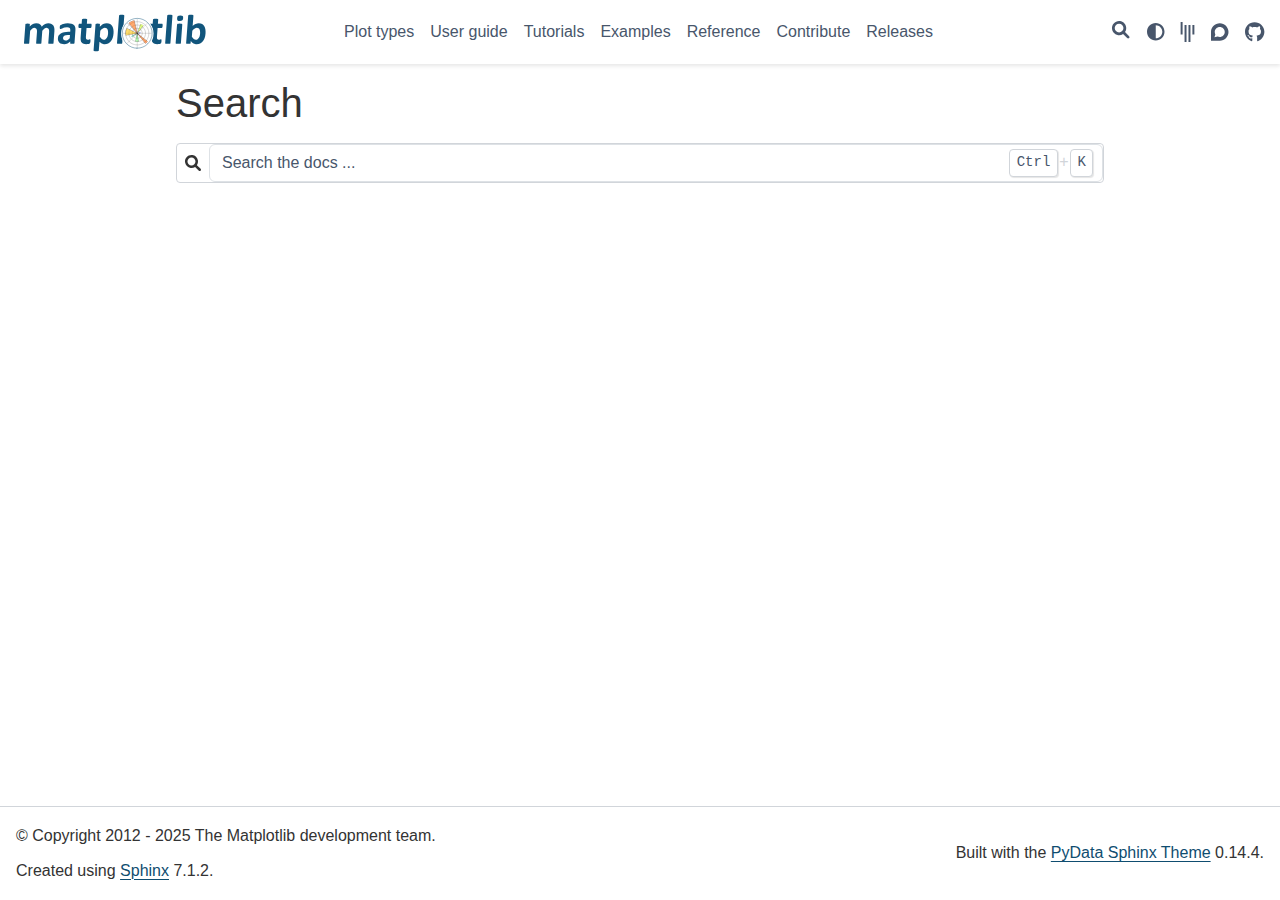
<file: search.html>
<!DOCTYPE html>


<html lang="en" data-content_root="" >

  <head>
    <meta charset="utf-8" />
    <meta name="viewport" content="width=device-width, initial-scale=1.0" /><title>Search - Matplotlib Sphinx Theme  documentation</title>
  
  
  
  <script data-cfasync="false">
    document.documentElement.dataset.mode = localStorage.getItem("mode") || "";
    document.documentElement.dataset.theme = localStorage.getItem("theme") || "light";
  </script>
  
  <!-- Loaded before other Sphinx assets -->
  <link href="_static/styles/theme.css?digest=5b4479735964841361fd" rel="stylesheet" />
<link href="_static/styles/bootstrap.css?digest=5b4479735964841361fd" rel="stylesheet" />
<link href="_static/styles/pydata-sphinx-theme.css?digest=5b4479735964841361fd" rel="stylesheet" />

  
  <link href="_static/vendor/fontawesome/6.1.2/css/all.min.css?digest=5b4479735964841361fd" rel="stylesheet" />
  <link rel="preload" as="font" type="font/woff2" crossorigin href="_static/vendor/fontawesome/6.1.2/webfonts/fa-solid-900.woff2" />
<link rel="preload" as="font" type="font/woff2" crossorigin href="_static/vendor/fontawesome/6.1.2/webfonts/fa-brands-400.woff2" />
<link rel="preload" as="font" type="font/woff2" crossorigin href="_static/vendor/fontawesome/6.1.2/webfonts/fa-regular-400.woff2" />

    <link rel="stylesheet" type="text/css" href="_static/pygments.css?v=8f2a1f02" />
    <link rel="stylesheet" type="text/css" href="_static/css/style.css?v=f16eb9d3" />
    <link rel="stylesheet" type="text/css" href="_static/plot_directive.css" />
    <link rel="stylesheet" type="text/css" href="_static/design-style.1e8bd061cd6da7fc9cf755528e8ffc24.min.css?v=0a3b3ea7" />
  
  <!-- Pre-loaded scripts that we'll load fully later -->
  <link rel="preload" as="script" href="_static/scripts/bootstrap.js?digest=5b4479735964841361fd" />
<link rel="preload" as="script" href="_static/scripts/pydata-sphinx-theme.js?digest=5b4479735964841361fd" />
  <script src="_static/vendor/fontawesome/6.1.2/js/all.min.js?digest=5b4479735964841361fd"></script>

    <script data-url_root="./" id="documentation_options" src="_static/documentation_options.js?v=b3ba4146"></script>
    <script src="_static/doctools.js?v=888ff710"></script>
    <script src="_static/sphinx_highlight.js?v=4825356b"></script>
    <script src="_static/design-tabs.js?v=36754332"></script>
    <script>DOCUMENTATION_OPTIONS.pagename = 'search';</script>
  <script src="_static/searchtools.js"></script>
  <script src="_static/language_data.js"></script>
  <script src="searchindex.js"></script>
    <link rel="icon" href="_static/favicon.ico"/>
    <link rel="index" title="Index" href="genindex.html" />
    <link rel="search" title="Search" href="#" />
  <meta name="viewport" content="width=device-width, initial-scale=1"/>
  <meta name="docsearch:language" content="en"/>
  </head>
  
  
  <body data-bs-spy="scroll" data-bs-target=".bd-toc-nav" data-offset="180" data-bs-root-margin="0px 0px -60%" data-default-mode="">

  
  
  <a class="skip-link" href="#main-content">Skip to main content</a>
  
  <div id="pst-scroll-pixel-helper"></div>

  
  <button type="button" class="btn rounded-pill" id="pst-back-to-top">
    <i class="fa-solid fa-arrow-up"></i>
    Back to top
  </button>

  
  <input type="checkbox"
          class="sidebar-toggle"
          name="__primary"
          id="__primary"/>
  <label class="overlay overlay-primary" for="__primary"></label>
  
  <input type="checkbox"
          class="sidebar-toggle"
          name="__secondary"
          id="__secondary"/>
  <label class="overlay overlay-secondary" for="__secondary"></label>
  
  <div class="search-button__wrapper">
    <div class="search-button__overlay"></div>
    <div class="search-button__search-container">
<form class="bd-search d-flex align-items-center"
      action="#"
      method="get">
  <i class="fa-solid fa-magnifying-glass"></i>
  <input type="search"
         class="form-control"
         name="q"
         id="search-input"
         placeholder="Search the docs ..."
         aria-label="Search the docs ..."
         autocomplete="off"
         autocorrect="off"
         autocapitalize="off"
         spellcheck="false"/>
  <span class="search-button__kbd-shortcut"><kbd class="kbd-shortcut__modifier">Ctrl</kbd>+<kbd>K</kbd></span>
</form></div>
  </div>
  
    <nav class="bd-header navbar navbar-expand-lg bd-navbar">
<div class="bd-header__inner bd-page-width">
  <label class="sidebar-toggle primary-toggle" for="__primary">
    <span class="fa-solid fa-bars"></span>
  </label>
  
  
  <div class="col-lg-3 navbar-header-items__start">
    
      <div class="navbar-item">

   

<a class="navbar-brand logo" href="https://matplotlib.org/stable/">
  
  
  
  
  
    
    
      
    
    
    <img src="_static/logo_light.svg" class="logo__image only-light" alt="Matplotlib Sphinx Theme  documentation - Home"/>
    <script>document.write(`<img src="_static/logo_dark.svg" class="logo__image only-dark" alt="Matplotlib Sphinx Theme  documentation - Home"/>`);</script>
  
  
</a></div>
    
  </div>
  
  <div class="col-lg-9 navbar-header-items">
    
    <div class="me-auto navbar-header-items__center">
      
        <div class="navbar-item"><ul id="navbar-main-elements" class="navbar-nav">
  <li class="nav-item">
    <a class="reference internal nav-link" href="https://matplotlib.org/stable/plot_types/index">Plot types</a>
  </li>
  <li class="nav-item">
    <a class="reference internal nav-link" href="https://matplotlib.org/stable/users/index">User guide</a>
  </li>
  <li class="nav-item">
    <a class="reference internal nav-link" href="https://matplotlib.org/stable/tutorials/index">Tutorials</a>
  </li>
  <li class="nav-item">
    <a class="reference internal nav-link" href="https://matplotlib.org/stable/gallery/index">Examples</a>
  </li>
  <li class="nav-item">
    <a class="reference internal nav-link" href="https://matplotlib.org/stable/api/index">Reference</a>
  </li>
  <li class="nav-item">
    <a class="reference internal nav-link" href="https://matplotlib.org/stable/devel/index">Contribute</a>
  </li>
  <li class="nav-item">
    <a class="reference internal nav-link" href="https://matplotlib.org/stable/users/release_notes">Releases</a>
  </li>
</ul></div>
      
    </div>
    
    
    <div class="navbar-header-items__end">
      
        <div class="navbar-item navbar-persistent--container">
          

<script>
document.write(`
  <button class="btn btn-sm navbar-btn search-button search-button__button" title="Search" aria-label="Search" data-bs-placement="bottom" data-bs-toggle="tooltip">
    <i class="fa-solid fa-magnifying-glass fa-lg"></i>
  </button>
`);
</script>
        </div>
      
      
        <div class="navbar-item">

<script>
document.write(`
  <button class="btn btn-sm navbar-btn theme-switch-button" title="light/dark" aria-label="light/dark" data-bs-placement="bottom" data-bs-toggle="tooltip">
    <span class="theme-switch nav-link" data-mode="light"><i class="fa-solid fa-sun fa-lg"></i></span>
    <span class="theme-switch nav-link" data-mode="dark"><i class="fa-solid fa-moon fa-lg"></i></span>
    <span class="theme-switch nav-link" data-mode="auto"><i class="fa-solid fa-circle-half-stroke fa-lg"></i></span>
  </button>
`);
</script></div>
      
        <div class="navbar-item"><ul class="navbar-icon-links navbar-nav"
    aria-label="Icon Links">
        <li class="nav-item">
          
          
          
          
          
          
          
          
          <a href="https://gitter.im/matplotlib/matplotlib" title="Gitter" class="nav-link" rel="noopener" target="_blank" data-bs-toggle="tooltip" data-bs-placement="bottom"><span><i class="fa-brands fa-gitter fa-lg" aria-hidden="true"></i></span>
            <span class="sr-only">Gitter</span></a>
        </li>
        <li class="nav-item">
          
          
          
          
          
          
          
          
          <a href="https://discourse.matplotlib.org" title="Discourse" class="nav-link" rel="noopener" target="_blank" data-bs-toggle="tooltip" data-bs-placement="bottom"><span><i class="fa-brands fa-discourse fa-lg" aria-hidden="true"></i></span>
            <span class="sr-only">Discourse</span></a>
        </li>
        <li class="nav-item">
          
          
          
          
          
          
          
          
          <a href="https://github.com/matplotlib/matplotlib" title="GitHub" class="nav-link" rel="noopener" target="_blank" data-bs-toggle="tooltip" data-bs-placement="bottom"><span><i class="fa-brands fa-github fa-lg" aria-hidden="true"></i></span>
            <span class="sr-only">GitHub</span></a>
        </li>
</ul></div>
      
    </div>
    
  </div>
  
  
    <div class="navbar-persistent--mobile">

<script>
document.write(`
  <button class="btn btn-sm navbar-btn search-button search-button__button" title="Search" aria-label="Search" data-bs-placement="bottom" data-bs-toggle="tooltip">
    <i class="fa-solid fa-magnifying-glass fa-lg"></i>
  </button>
`);
</script>
    </div>
  

  
</div>

    </nav>
  
  <div class="bd-container">
    <div class="bd-container__inner bd-page-width">
      
      <div class="bd-sidebar-primary bd-sidebar hide-on-wide">
        

  
  <div class="sidebar-header-items sidebar-primary__section">
    
    
      <div class="sidebar-header-items__center">
        
          <div class="navbar-item"><ul id="navbar-main-elements" class="navbar-nav">
  <li class="nav-item">
    <a class="reference internal nav-link" href="https://matplotlib.org/stable/plot_types/index">Plot types</a>
  </li>
  <li class="nav-item">
    <a class="reference internal nav-link" href="https://matplotlib.org/stable/users/index">User guide</a>
  </li>
  <li class="nav-item">
    <a class="reference internal nav-link" href="https://matplotlib.org/stable/tutorials/index">Tutorials</a>
  </li>
  <li class="nav-item">
    <a class="reference internal nav-link" href="https://matplotlib.org/stable/gallery/index">Examples</a>
  </li>
  <li class="nav-item">
    <a class="reference internal nav-link" href="https://matplotlib.org/stable/api/index">Reference</a>
  </li>
  <li class="nav-item">
    <a class="reference internal nav-link" href="https://matplotlib.org/stable/devel/index">Contribute</a>
  </li>
  <li class="nav-item">
    <a class="reference internal nav-link" href="https://matplotlib.org/stable/users/release_notes">Releases</a>
  </li>
</ul></div>
        
      </div>
    
    
    
      <div class="sidebar-header-items__end">
        
          <div class="navbar-item">

<script>
document.write(`
  <button class="btn btn-sm navbar-btn theme-switch-button" title="light/dark" aria-label="light/dark" data-bs-placement="bottom" data-bs-toggle="tooltip">
    <span class="theme-switch nav-link" data-mode="light"><i class="fa-solid fa-sun fa-lg"></i></span>
    <span class="theme-switch nav-link" data-mode="dark"><i class="fa-solid fa-moon fa-lg"></i></span>
    <span class="theme-switch nav-link" data-mode="auto"><i class="fa-solid fa-circle-half-stroke fa-lg"></i></span>
  </button>
`);
</script></div>
        
          <div class="navbar-item"><ul class="navbar-icon-links navbar-nav"
    aria-label="Icon Links">
        <li class="nav-item">
          
          
          
          
          
          
          
          
          <a href="https://gitter.im/matplotlib/matplotlib" title="Gitter" class="nav-link" rel="noopener" target="_blank" data-bs-toggle="tooltip" data-bs-placement="bottom"><span><i class="fa-brands fa-gitter fa-lg" aria-hidden="true"></i></span>
            <span class="sr-only">Gitter</span></a>
        </li>
        <li class="nav-item">
          
          
          
          
          
          
          
          
          <a href="https://discourse.matplotlib.org" title="Discourse" class="nav-link" rel="noopener" target="_blank" data-bs-toggle="tooltip" data-bs-placement="bottom"><span><i class="fa-brands fa-discourse fa-lg" aria-hidden="true"></i></span>
            <span class="sr-only">Discourse</span></a>
        </li>
        <li class="nav-item">
          
          
          
          
          
          
          
          
          <a href="https://github.com/matplotlib/matplotlib" title="GitHub" class="nav-link" rel="noopener" target="_blank" data-bs-toggle="tooltip" data-bs-placement="bottom"><span><i class="fa-brands fa-github fa-lg" aria-hidden="true"></i></span>
            <span class="sr-only">GitHub</span></a>
        </li>
</ul></div>
        
      </div>
    
  </div>
  
  
  <div class="sidebar-primary-items__end sidebar-primary__section">
  </div>
  
  <div id="rtd-footer-container"></div>


      </div>
      
      <main id="main-content" class="bd-main">
        
        
          <div class="bd-content">
            <div class="bd-article-container">
              
              <div class="bd-header-article"></div>
              
              
  <div class="bd-search-container">
    <h1>Search</h1>
    <noscript>
      <div class="admonition error">
        <p class="admonition-title">Error</p>
        <p>Please activate JavaScript to enable the search functionality.</p>
      </div>
    </noscript>
    
<form class="bd-search d-flex align-items-center"
      action="#"
      method="get">
  <i class="fa-solid fa-magnifying-glass"></i>
  <input type="search"
         class="form-control"
         name="q"
         id="search-input"
         placeholder="Search the docs ..."
         aria-label="Search the docs ..."
         autocomplete="off"
         autocorrect="off"
         autocapitalize="off"
         spellcheck="false"/>
  <span class="search-button__kbd-shortcut"><kbd class="kbd-shortcut__modifier">Ctrl</kbd>+<kbd>K</kbd></span>
</form>
    <div id="search-results"></div>
  </div>
  <script>
    // Activate the search field on page load
    let searchInput = document.querySelector("form.bd-search input");
    if (searchInput) {
        searchInput.focus();
        searchInput.select();
        console.log("[PST]: Set focus on search field.");
    }
  </script>

              
              
              
              
            </div>
            
            
              
            
          </div>
          <footer class="bd-footer-content">
            
          </footer>
        
      </main>
    </div>
  </div>
  
  <!-- Scripts loaded after <body> so the DOM is not blocked -->
  <script src="_static/scripts/bootstrap.js?digest=5b4479735964841361fd"></script>
<script src="_static/scripts/pydata-sphinx-theme.js?digest=5b4479735964841361fd"></script>

  <footer class="bd-footer">
<div class="bd-footer__inner bd-page-width">
  
    <div class="footer-items__start">
      
        <div class="footer-item">

  <p class="copyright">
    
      © Copyright 2012 - 2025 The Matplotlib development team.
      <br/>
    
  </p>
</div>
      
        <div class="footer-item">

  <p class="sphinx-version">
    Created using <a href="https://www.sphinx-doc.org/">Sphinx</a> 7.1.2.
    <br/>
  </p>
</div>
      
    </div>
  
  
  
    <div class="footer-items__end">
      
        <div class="footer-item">
<p class="theme-version">
  Built with the <a href="https://pydata-sphinx-theme.readthedocs.io/en/stable/index.html">PyData Sphinx Theme</a> 0.14.4.
</p></div>
      
    </div>
  
</div>

  </footer>
  </body>
</html>
</file>
<file: _static/styles/theme.css>
/* Provided by Sphinx's 'basic' theme, and included in the final set of assets */
@import "../basic.css";
</file>
<file: _static/styles/pydata-sphinx-theme.css>
html{--pst-header-height:4rem;--pst-header-article-height:calc(var(--pst-header-height)*2/3);--pst-sidebar-secondary:17rem;--pst-font-size-base:1rem;--pst-font-size-h1:2.5rem;--pst-font-size-h2:2rem;--pst-font-size-h3:1.75rem;--pst-font-size-h4:1.5rem;--pst-font-size-h5:1.25rem;--pst-font-size-h6:1.1rem;--pst-font-size-milli:0.9rem;--pst-sidebar-font-size:0.9rem;--pst-sidebar-font-size-mobile:1.1rem;--pst-sidebar-header-font-size:1.2rem;--pst-sidebar-header-font-weight:600;--pst-admonition-font-weight-heading:600;--pst-font-weight-caption:300;--pst-font-weight-heading:400;--pst-font-family-base-system:-apple-system,BlinkMacSystemFont,Segoe UI,"Helvetica Neue",Arial,sans-serif,Apple Color Emoji,Segoe UI Emoji,Segoe UI Symbol;--pst-font-family-monospace-system:"SFMono-Regular",Menlo,Consolas,Monaco,Liberation Mono,Lucida Console,monospace;--pst-font-family-base:var(--pst-font-family-base-system);--pst-font-family-heading:var(--pst-font-family-base-system);--pst-font-family-monospace:var(--pst-font-family-monospace-system);--pst-font-size-icon:1.5rem;--pst-icon-check-circle:"";--pst-icon-info-circle:"";--pst-icon-exclamation-triangle:"";--pst-icon-exclamation-circle:"";--pst-icon-times-circle:"";--pst-icon-lightbulb:"";--pst-icon-download:"";--pst-icon-angle-left:"";--pst-icon-angle-right:"";--pst-icon-external-link:"";--pst-icon-search-minus:"";--pst-icon-github:"";--pst-icon-gitlab:"";--pst-icon-share:"";--pst-icon-bell:"";--pst-icon-pencil:"";--pst-breadcrumb-divider:"";--pst-icon-admonition-default:var(--pst-icon-bell);--pst-icon-admonition-note:var(--pst-icon-info-circle);--pst-icon-admonition-attention:var(--pst-icon-exclamation-circle);--pst-icon-admonition-caution:var(--pst-icon-exclamation-triangle);--pst-icon-admonition-warning:var(--pst-icon-exclamation-triangle);--pst-icon-admonition-danger:var(--pst-icon-exclamation-triangle);--pst-icon-admonition-error:var(--pst-icon-times-circle);--pst-icon-admonition-hint:var(--pst-icon-lightbulb);--pst-icon-admonition-tip:var(--pst-icon-lightbulb);--pst-icon-admonition-important:var(--pst-icon-exclamation-circle);--pst-icon-admonition-seealso:var(--pst-icon-share);--pst-icon-admonition-todo:var(--pst-icon-pencil);--pst-icon-versionmodified-default:var(--pst-icon-exclamation-circle);--pst-icon-versionmodified-added:var(--pst-icon-exclamation-circle);--pst-icon-versionmodified-changed:var(--pst-icon-exclamation-circle);--pst-icon-versionmodified-deprecated:var(--pst-icon-exclamation-circle);font-size:var(--pst-font-size-base);scroll-padding-top:calc(var(--pst-header-height) + 1rem)}body{background-color:var(--pst-color-background);color:var(--pst-color-text-base);display:flex;flex-direction:column;font-family:var(--pst-font-family-base);font-weight:400;line-height:1.65;min-height:100vh}body::-webkit-scrollbar-track{background:var(--pst-color-background)}p{color:var(--pst-color-text-base);font-size:1em;margin-bottom:1.15rem}p.rubric{border-bottom:1px solid var(--pst-color-border)}p.centered{text-align:center}a{word-wrap:break-word;color:var(--pst-color-link);text-decoration:underline;text-decoration-thickness:max(1px,.0625rem);text-underline-offset:.1578em}a:hover{text-decoration-skip:none;color:var(--pst-color-link-hover);text-decoration-skip-ink:none;text-decoration-thickness:max(3px,.1875rem,.12em)}a:active,a:visited{color:var(--pst-color-link)}a:visited:hover{color:var(--pst-color-link-hover)}a:focus-visible{outline:2px solid var(--pst-color-accent)}a.headerlink{color:var(--pst-color-secondary);font-size:.8em;margin-left:.2em;opacity:.7;padding:0 4px;text-decoration:none;transition:all .2s ease-out;user-select:none}a.headerlink:hover{opacity:1}a.github:before,a.gitlab:before{color:var(--pst-color-text-muted);font:var(--fa-font-brands);margin-right:.25rem}a.github:before{content:var(--pst-icon-github)}a.gitlab:before{content:var(--pst-icon-gitlab)}.heading-style,h1,h2,h3,h4,h5,h6{font-family:var(--pst-font-family-heading);font-weight:var(--pst-font-weight-heading);line-height:1.15;margin:2.75rem 0 1.05rem}h1{font-size:var(--pst-font-size-h1);margin-top:0}h1,h2{color:var(--pst-heading-color)}h2{font-size:var(--pst-font-size-h2)}h3{font-size:var(--pst-font-size-h3)}h3,h4{color:var(--pst-heading-color)}h4{font-size:var(--pst-font-size-h4)}h5{font-size:var(--pst-font-size-h5)}h5,h6{color:var(--pst-color-text-base)}h6{font-size:var(--pst-font-size-h6)}.text_small,small{font-size:var(--pst-font-size-milli)}hr{border:0;border-top:1px solid var(--pst-color-border)}code,kbd,pre,samp{font-family:var(--pst-font-family-monospace)}kbd{background-color:var(--pst-color-on-background);color:var(--pst-color-text-muted)}kbd:not(.compound){border:1px solid var(--pst-color-border);box-shadow:1px 1px 1px var(--pst-color-shadow);margin:0 .1rem;padding:.1rem .4rem}code{color:var(--pst-color-inline-code)}pre{background-color:var(--pst-color-surface);border:1px solid var(--pst-color-border);border-radius:.25rem;color:var(--pst-color-text-base);line-height:1.2em;margin:1.5em 0;padding:1rem}pre .linenos{opacity:.8;padding-right:10px}#pst-back-to-top{background-color:var(--pst-color-secondary);border:none;color:var(--pst-color-secondary-text);display:none;left:50vw;position:fixed;top:80vh;transform:translate(-50%);z-index:1080}.skip-link{background-color:var(--pst-color-warning);border-bottom:1px solid var(--pst-color-border);color:var(--pst-color-warning-text)!important;left:0;padding:.5rem;position:fixed;right:0;text-align:center;top:0;transform:translateY(-100%);transition:transform .15s ease-in-out;z-index:1055}.skip-link:focus{outline:3px solid #14181e;transform:translateY(0)}.bd-container{display:flex;flex-grow:1;justify-content:center}.bd-container .bd-container__inner{display:flex}.bd-page-width{width:100%}@media(min-width:960px){.bd-page-width{max-width:88rem}}.bd-header-announcement,.bd-header-version-warning{align-items:center;display:flex;justify-content:center;min-height:3rem;padding:.5rem 12.5%;position:relative;text-align:center;width:100%}@media(max-width:959.98px){.bd-header-announcement,.bd-header-version-warning{padding:.5rem 2%}}.bd-header-announcement p,.bd-header-version-warning p{font-weight:700;margin:0}.bd-header-announcement:after,.bd-header-version-warning:after{content:"";height:100%;left:0;position:absolute;top:0;width:100%;z-index:-1}.bd-header-announcement:empty,.bd-header-version-warning:empty{display:none}.bd-header-announcement a,.bd-header-version-warning a{color:var(--pst-color-inline-code-links)}.bd-header-announcement:after{background-color:var(--pst-color-secondary-bg)}.bd-header-version-warning:after{background-color:var(--pst-color-danger-bg)}.bd-main{display:flex;flex-direction:column;flex-grow:1;min-width:0}.bd-main .bd-content{display:flex;height:100%;justify-content:center}.bd-main .bd-content .bd-article-container{display:flex;flex-direction:column;justify-content:start;max-width:60em;overflow-x:auto;padding:1rem;width:100%}@media(min-width:1200px){.bd-main .bd-content .bd-article-container .bd-article{padding-left:2rem;padding-top:1.5rem}}.bd-footer{border-top:1px solid var(--pst-color-border);width:100%}.bd-footer .bd-footer__inner{display:flex;flex-grow:1;margin:auto;padding:1rem}.bd-footer .footer-items__center,.bd-footer .footer-items__end,.bd-footer .footer-items__start{display:flex;flex-direction:column;flex-grow:1;gap:.5rem;justify-content:center}.bd-footer .footer-items__center{text-align:center}.bd-footer .footer-items__end{text-align:end}.bd-footer .footer-item p{margin-bottom:0}.bd-footer-article{margin-top:auto}.bd-footer-article .footer-article-items{display:flex;flex-direction:column}.bd-footer-content .footer-content-items{display:flex;flex-direction:column;margin-top:auto}.bd-header{background:var(--pst-color-on-background)!important;box-shadow:0 .125rem .25rem 0 var(--pst-color-shadow);justify-content:center;max-width:100vw;padding:0;position:sticky;top:0;width:100%;z-index:1030}.bd-header .bd-header__inner{align-items:center;display:flex;height:fit-content;padding-left:1rem;padding-right:1rem}.bd-header .navbar-item{align-items:center;display:flex;height:var(--pst-header-height);max-height:var(--pst-header-height)}.bd-header .navbar-header-items{flex-shrink:1}@media(min-width:960px){.bd-header .navbar-header-items{display:flex;flex-grow:1;padding:0 0 0 .5rem}}.bd-header .navbar-header-items__center,.bd-header .navbar-header-items__end,.bd-header .navbar-header-items__start{align-items:center;display:flex;flex-flow:wrap;row-gap:0}.bd-header .navbar-header-items__center,.bd-header .navbar-header-items__end{column-gap:1rem}.bd-header .navbar-header-items__start{flex-shrink:0;gap:.5rem;margin-right:auto}.bd-header .navbar-header-items__end{justify-content:end}.bd-header .navbar-nav{display:flex}@media(min-width:960px){.bd-header .navbar-nav{align-items:center}}.bd-header .navbar-nav li a.nav-link{color:var(--pst-color-text-muted);text-decoration:none}.bd-header .navbar-nav li a.nav-link:hover{text-decoration-skip:none;color:var(--pst-color-link-hover);text-decoration:underline;text-decoration-skip-ink:none;text-decoration-thickness:max(1px,.0625rem);text-decoration-thickness:max(3px,.1875rem,.12em);text-underline-offset:.1578em}.bd-header .navbar-nav li a.nav-link:focus-visible{outline:2px solid var(--pst-color-accent)}.bd-header .navbar-nav>.current>.nav-link{border-bottom:max(3px,.1875rem,.12em) solid var(--pst-color-primary);color:var(--pst-color-primary);font-weight:600}.bd-header .navbar-nav .dropdown button{border:none;color:var(--pst-color-text-muted);display:unset}.bd-header .navbar-nav .dropdown button:hover{text-decoration-skip:none;color:var(--pst-color-link-hover);text-decoration:underline;text-decoration-skip-ink:none;text-decoration-thickness:max(1px,.0625rem);text-decoration-thickness:max(3px,.1875rem,.12em);text-underline-offset:.1578em}.bd-header .navbar-nav .dropdown button:focus-visible{outline:2px solid var(--pst-color-accent)}.bd-header .navbar-nav .dropdown .dropdown-menu{background-color:var(--pst-color-on-background);border:1px solid var(--pst-color-border);box-shadow:0 0 .3rem .1rem var(--pst-color-shadow);margin:.5rem 0;min-width:20rem;padding:.5rem 0;z-index:1070}.bd-header .navbar-nav .dropdown .dropdown-menu .dropdown-item{padding:.25rem 1.5rem}.bd-header .navbar-nav .dropdown .dropdown-menu .dropdown-item:focus:not(:hover):not(:active){background-color:inherit}.bd-header .navbar-nav .dropdown .dropdown-menu:not(.show){display:none}@media(min-width:960px){.navbar-center-items .navbar-item{display:inline-block}}.nav-link{transition:none}.nav-link:hover{text-decoration-skip:none;color:var(--pst-color-link-hover);text-decoration:underline;text-decoration-skip-ink:none;text-decoration-thickness:max(1px,.0625rem);text-decoration-thickness:max(3px,.1875rem,.12em);text-underline-offset:.1578em}.nav-link.nav-external:after{content:var(--pst-icon-external-link);font:var(--fa-font-solid);font-size:.75em;margin-left:.3em}.bd-navbar-elements li.nav-item i{font-size:.7rem;padding-left:2px;vertical-align:middle}.bd-header label.sidebar-toggle{align-items:center;color:var(--pst-color-muted);cursor:pointer;display:flex;font-size:var(--pst-font-size-icon);margin-bottom:0;padding-bottom:.25rem}.bd-header label.primary-toggle{margin-right:1rem}@media(min-width:960px){.bd-header label.primary-toggle{display:none}}.bd-header label.secondary-toggle{margin-left:1rem}@media(min-width:1200px){.bd-header label.secondary-toggle{display:none}}.bd-header label:hover{box-shadow:0 max(3px,.1875rem,.12em) 0 var(--pst-color-link-hover);color:var(--pst-color-link-hover)}.bd-header label:focus-visible{outline:2px solid var(--pst-color-accent)}.bd-header .navbar-header-items{display:none}@media(min-width:960px){.bd-header .navbar-header-items{display:inherit}}.navbar-persistent--mobile{margin-left:auto}@media(min-width:960px){.navbar-persistent--mobile{display:none}}.navbar-persistent--container{display:none}@media(min-width:960px){.navbar-persistent--container{display:flex}}.header-article__inner{display:flex;padding:0 .5rem}.header-article__inner .header-article-item{height:var(--pst-header-article-height);min-height:var(--pst-header-article-height)}.header-article__inner .header-article-items__end,.header-article__inner .header-article-items__start{align-items:start;display:flex;gap:.5rem}.header-article__inner .header-article-items__end{margin-left:auto}.bd-sidebar-primary{background-color:var(--pst-color-background);border-right:1px solid var(--pst-color-border);display:flex;flex:0 0 auto;flex-direction:column;font-size:var(--pst-sidebar-font-size-mobile);gap:1rem;max-height:calc(100vh - var(--pst-header-height));overflow-y:auto;padding:2rem 1rem 1rem;position:sticky;top:var(--pst-header-height);width:25%}@media(min-width:960px){.bd-sidebar-primary{font-size:var(--pst-sidebar-font-size)}}.bd-sidebar-primary .nav-link{font-size:var(--pst-sidebar-font-size-mobile)}.bd-sidebar-primary.no-sidebar{border-right:0}@media(min-width:960px){.bd-sidebar-primary.hide-on-wide{display:none}}.bd-sidebar-primary h1,.bd-sidebar-primary h2,.bd-sidebar-primary h3,.bd-sidebar-primary h4{color:var(--pst-color-text-base)}.bd-sidebar-primary .sidebar-primary-items__end .sidebar-primary-item,.bd-sidebar-primary .sidebar-primary-items__start .sidebar-primary-item{padding:.5rem 0}.bd-sidebar-primary .sidebar-header-items{display:flex;flex-direction:column}.bd-sidebar-primary .sidebar-header-items .sidebar-header-items__title{color:var(--pst-color-text-base);font-size:var(--pst-sidebar-header-font-size);font-weight:var(--pst-sidebar-header-font-weight);margin-bottom:.5rem}.bd-sidebar-primary .sidebar-header-items .nav-item.dropdown button{display:none}.bd-sidebar-primary .sidebar-header-items .nav-item.dropdown .dropdown-menu{background-color:inherit;border:none;display:flex;flex-direction:column;font-size:inherit;margin:0;padding:0}.bd-sidebar-primary .sidebar-header-items .sidebar-header-items__center{display:flex;flex-direction:column}.bd-sidebar-primary .sidebar-header-items .sidebar-header-items__end{align-items:center;display:flex;gap:.5rem}@media(min-width:960px){.bd-sidebar-primary .sidebar-header-items{display:none}}.bd-sidebar-primary .sidebar-primary-items__start{border-top:1px solid var(--pst-color-border)}@media(min-width:960px){.bd-sidebar-primary .sidebar-primary-items__start{border-top:none}}.bd-sidebar-primary .sidebar-primary-items__end{margin-bottom:1em;margin-top:auto}.bd-sidebar-primary .list-caption{list-style:none;padding-left:0}.bd-sidebar-primary li{position:relative}.bd-sidebar-primary li.has-children>.reference{padding-right:30px}.bd-sidebar-primary label.toctree-toggle{align-items:center;cursor:pointer;display:flex;height:30px;justify-content:center;position:absolute;right:0;top:0;width:30px}.bd-sidebar-primary label.toctree-toggle:hover{background:var(--pst-color-surface)}.bd-sidebar-primary label.toctree-toggle i{display:inline-block;font-size:.75rem;text-align:center}.bd-sidebar-primary label.toctree-toggle i:hover{color:var(--pst-color-primary)}.bd-sidebar-primary .label-parts{height:100%;width:100%}.bd-sidebar-primary .label-parts:hover{background:none}.bd-sidebar-primary .label-parts i{position:absolute;right:0;top:.3em;width:30px}nav.bd-links{margin-right:-1rem}@media(min-width:960px){nav.bd-links{display:block}}nav.bd-links ul{list-style:none}nav.bd-links ul ul{padding:0 0 0 1rem}nav.bd-links li>a{box-shadow:none;color:var(--pst-color-text-muted);display:block;padding:.25rem .65rem;text-decoration:none}nav.bd-links li>a:hover{text-decoration-skip:none;background-color:transparent;text-decoration:underline;text-decoration-skip-ink:none;text-decoration-thickness:max(3px,.1875rem,.12em)}nav.bd-links li>a:active,nav.bd-links li>a:hover{color:var(--pst-color-link-hover)}nav.bd-links li>a.reference.external:after{content:var(--pst-icon-external-link);font:var(--fa-font-solid);font-size:.75em;margin-left:.3em}nav.bd-links .current>a{background-color:transparent;box-shadow:inset max(3px,.1875rem,.12em) 0 0 var(--pst-color-primary);color:var(--pst-color-primary);font-weight:600}nav.bd-links p.bd-links__title{font-size:var(--pst-sidebar-header-font-size)}nav.bd-links p.bd-links__title,nav.bd-links p.caption{font-weight:var(--pst-sidebar-header-font-weight);margin-bottom:.5rem}nav.bd-links p.caption{color:var(--pst-color-text-base);font-size:var(--pst-sidebar-font-size-mobile);margin-top:1.25rem;position:relative}nav.bd-links p.caption:first-child{margin-top:0}@media(min-width:960px){nav.bd-links p.caption{font-size:var(--pst-sidebar-font-size)}}.bd-sidebar-secondary{background-color:var(--pst-color-background);display:flex;flex-direction:column;flex-shrink:0;font-size:var(--pst-sidebar-font-size-mobile);max-height:calc(100vh - var(--pst-header-height));order:2;overflow-y:auto;padding:2rem 1rem 1rem;position:sticky;top:var(--pst-header-height);width:var(--pst-sidebar-secondary)}@media(min-width:1200px){.bd-sidebar-secondary{font-size:var(--pst-sidebar-font-size)}}.sidebar-secondary-item{padding:.5rem}@media(min-width:1200px){.sidebar-secondary-item{border-left:1px solid var(--pst-color-border);padding-left:1rem}}.sidebar-secondary-item i{padding-right:.5rem}input.sidebar-toggle{display:none}label.overlay{background-color:#000;height:0;left:0;opacity:.5;position:fixed;top:0;transition:opacity .2s ease-out;width:0;z-index:1050}input#__primary:checked+label.overlay.overlay-primary,input#__secondary:checked+label.overlay.overlay-secondary{height:100vh;width:100vw}input#__primary:checked~.bd-container .bd-sidebar-primary{margin-left:0;visibility:visible}input#__secondary:checked~.bd-container .bd-sidebar-secondary{margin-right:0;visibility:visible}@media(min-width:960px){label.sidebar-toggle.primary-toggle{display:none}input#__primary:checked+label.overlay.overlay-primary{height:0;width:0}.bd-sidebar-primary{margin-left:0;visibility:visible}}@media(max-width:959.98px){.bd-sidebar-primary{flex-grow:.75;height:100vh;left:0;margin-left:-75%;max-height:100vh;max-width:350px;position:fixed;top:0;transition:visibility .2s ease-out,margin .2s ease-out;visibility:hidden;width:75%;z-index:1055}}@media(max-width:1199.98px){.bd-sidebar-secondary{flex-grow:.75;height:100vh;margin-right:-75%;max-height:100vh;max-width:350px;position:fixed;right:0;top:0;transition:visibility .2s ease-out,margin .2s ease-out;visibility:hidden;width:75%;z-index:1055}}ul.bd-breadcrumbs{display:flex;flex-wrap:wrap;font-size:.8rem;list-style:none;padding-left:0}ul.bd-breadcrumbs li.breadcrumb-item{align-items:baseline;display:flex;font-weight:700}ul.bd-breadcrumbs li.breadcrumb-item a{color:var(--pst-color-text-muted);text-decoration:none}ul.bd-breadcrumbs li.breadcrumb-item a:hover{text-decoration-skip:none;color:var(--pst-color-link-hover);text-decoration:underline;text-decoration-skip-ink:none;text-decoration-thickness:max(1px,.0625rem);text-decoration-thickness:max(3px,.1875rem,.12em);text-underline-offset:.1578em}ul.bd-breadcrumbs li.breadcrumb-item a:focus-visible{outline:2px solid var(--pst-color-accent)}ul.bd-breadcrumbs li.breadcrumb-item:not(.breadcrumb-home):before{color:var(--pst-color-text-muted);content:var(--pst-breadcrumb-divider);font:var(--fa-font-solid);font-size:.8rem;padding:0 .5rem}.navbar-icon-links{column-gap:1rem;display:flex;flex-direction:row;flex-wrap:wrap}.navbar-icon-links li.nav-item a.nav-link{padding-left:0;padding-right:0}.navbar-icon-links li.nav-item a.nav-link:hover{box-shadow:0 max(3px,.1875rem,.12em) 0 var(--pst-color-link-hover);color:var(--pst-color-link-hover)}.navbar-icon-links a span{align-items:center;display:flex}.navbar-icon-links i.fa-brands,.navbar-icon-links i.fa-regular,.navbar-icon-links i.fa-solid{font-size:var(--pst-font-size-icon);font-style:normal;vertical-align:middle}.navbar-icon-links i.fa-square-twitter:before{color:#55acee}.navbar-icon-links i.fa-square-gitlab:before{color:#548}.navbar-icon-links i.fa-bitbucket:before{color:#0052cc}.navbar-icon-links img.icon-link-image{border-radius:.2rem;height:1.5em}.navbar-brand{align-items:center;display:flex;flex-shrink:0;gap:.5rem;height:var(--pst-header-height);margin:0;max-height:var(--pst-header-height);padding:.5rem 0;position:relative;width:auto}.navbar-brand p{margin-bottom:0}.navbar-brand img{height:100%;max-width:100%;width:auto}.navbar-brand a{text-decoration:none}.navbar-brand:hover:hover,.navbar-brand:visited:hover:hover{text-decoration-skip:none;color:var(--pst-color-link-hover);text-decoration:underline;text-decoration-skip-ink:none;text-decoration-thickness:max(1px,.0625rem);text-decoration-thickness:max(3px,.1875rem,.12em);text-underline-offset:.1578em}.navbar-nav ul{display:block;list-style:none}.navbar-nav ul ul{padding:0 0 0 1rem}.navbar-nav li{display:flex;flex-direction:column}.navbar-nav li a{align-items:center;color:var(--pst-color-text-muted);display:flex;height:100%;padding-bottom:.25rem;padding-top:.25rem;text-decoration:none}.navbar-nav li a:hover{text-decoration-skip:none;color:var(--pst-color-link-hover);text-decoration:underline;text-decoration-skip-ink:none;text-decoration-thickness:max(1px,.0625rem);text-decoration-thickness:max(3px,.1875rem,.12em);text-underline-offset:.1578em}.navbar-nav li a:focus-visible{outline:2px solid var(--pst-color-accent)}.navbar-nav .toctree-checkbox{display:none;position:absolute}.navbar-nav .toctree-checkbox~ul{display:none}.navbar-nav .toctree-checkbox~label i{transform:rotate(0deg)}.navbar-nav .toctree-checkbox:checked~ul{display:block}.navbar-nav .toctree-checkbox:checked~label i{transform:rotate(180deg)}.bd-header .navbar-nav>p.sidebar-header-items__title{display:none}.page-toc .section-nav{border-bottom:none;padding-left:0}.page-toc .section-nav ul{padding-left:1rem}.page-toc .nav-link{font-size:var(--pst-sidebar-font-size-mobile)}@media(min-width:1200px){.page-toc .nav-link{font-size:var(--pst-sidebar-font-size)}}.page-toc .onthispage{color:var(--pst-color-text-base);font-weight:var(--pst-sidebar-header-font-weight);margin-bottom:.5rem}.prev-next-area{width:100%}.prev-next-area p{line-height:1.3em;margin:0 .3em}.prev-next-area i{font-size:1.2em}.prev-next-area a{align-items:center;border:none;color:var(--pst-color-text-muted);display:flex;max-width:45%;overflow-x:hidden;padding:10px;text-decoration:none}.prev-next-area a p.prev-next-title{word-wrap:break-word;color:var(--pst-color-link);font-size:1.1em;font-weight:var(--pst-admonition-font-weight-heading);text-decoration:underline;text-decoration-thickness:max(1px,.0625rem);text-underline-offset:.1578em}.prev-next-area a p.prev-next-title:hover{text-decoration-skip:none;color:var(--pst-color-link-hover);text-decoration-skip-ink:none;text-decoration-thickness:max(3px,.1875rem,.12em)}.prev-next-area a p.prev-next-title:active,.prev-next-area a p.prev-next-title:visited{color:var(--pst-color-link)}.prev-next-area a p.prev-next-title:visited:hover{color:var(--pst-color-link-hover)}.prev-next-area a p.prev-next-title:focus-visible{outline:2px solid var(--pst-color-accent)}.prev-next-area a:hover p.prev-next-title:hover{text-decoration-skip:none;color:var(--pst-color-link-hover);text-decoration:underline;text-decoration-skip-ink:none;text-decoration-thickness:max(1px,.0625rem);text-decoration-thickness:max(3px,.1875rem,.12em);text-underline-offset:.1578em}.prev-next-area a:visited p.prev-next-title{color:var(--pst-color-link)}.prev-next-area a:visited p.prev-next-title:hover{color:var(--pst-color-link-hover)}.prev-next-area a .prev-next-info{flex-direction:column;margin:0 .5em}.prev-next-area a .prev-next-info .prev-next-subtitle{text-transform:capitalize}.prev-next-area a.left-prev{float:left}.prev-next-area a.right-next{float:right}.prev-next-area a.right-next div.prev-next-info{text-align:right}.bd-search{border:1px solid var(--pst-color-border);border-radius:.25rem;color:var(--pst-color-text-base);gap:.5rem;padding-left:.5rem;position:relative}.bd-search,.bd-search:active{background-color:var(--pst-color-background)}.bd-search:active{color:var(--pst-color-text-muted)}.bd-search .icon{color:var(--pst-color-border);left:25px;position:absolute}.bd-search .fa-solid.fa-magnifying-glass{color:var(--pst-color-text-muted);left:calc(1.25rem - .35em);position:absolute}.bd-search input::placeholder{color:var(--pst-color-text-muted)}.bd-search input::-webkit-search-cancel-button,.bd-search input::-webkit-search-decoration{-webkit-appearance:none;appearance:none}.bd-search .search-button__kbd-shortcut{color:var(--pst-color-border);display:flex;position:absolute;right:.5rem}.form-control{background-color:var(--pst-color-background);color:var(--pst-color-text-base)}.form-control:focus,.form-control:focus-visible{background-color:var(--pst-color-background);border:none;box-shadow:none;color:var(--pst-color-text-muted);outline:3px solid var(--pst-color-accent)}.search-button{align-content:center;align-items:center;border-radius:0;color:var(--pst-color-text-muted);display:flex;padding:0 0 .25rem}.search-button:hover{box-shadow:0 max(3px,.1875rem,.12em) 0 var(--pst-color-link-hover);color:var(--pst-color-link-hover)}.search-button:focus-visible{outline:2px solid var(--pst-color-accent)}.search-button i{font-size:1.3rem}.search-button__overlay,.search-button__search-container{display:none}.search-button__wrapper.show .search-button__search-container{display:flex;left:50%;margin-top:.5rem;max-width:800px;position:fixed;right:1rem;top:30%;transform:translate(-50%,-50%);width:90%;z-index:1055}.search-button__wrapper.show .search-button__overlay{background-color:#000;display:flex;height:100%;left:0;opacity:.5;position:fixed;top:0;width:100%;z-index:1050}.search-button__wrapper.show form.bd-search{flex-grow:1;padding-bottom:0;padding-top:0}.search-button__wrapper.show input,.search-button__wrapper.show svg{font-size:var(--pst-font-size-icon)}.search-button-field{align-items:center;background-color:var(--pst-color-surface);border:1px solid var(--pst-color-border);border-radius:1.5em;color:var(--pst-color-text-muted);display:inline-flex;padding:.5em}.search-button-field:hover{border:2px solid var(--pst-color-link-hover)}.search-button-field:focus-visible{border:2px solid var(--pst-color-accent)}.search-button-field .search-button__default-text{font-size:var(--bs-nav-link-font-size);font-weight:var(--bs-nav-link-font-weight);margin-left:.5em;margin-right:.5em}.search-button-field .kbd-shortcut__modifier{font-size:.75em}.search-button-field>*{align-items:center}.search-button-field>:not(svg){display:none}@media(min-width:960px){.search-button-field>:not(svg){display:flex}}div#searchbox p.highlight-link{box-shadow:0 .2rem .5rem var(--pst-color-shadow),0 0 .0625rem var(--pst-color-shadow)!important;margin:1rem 0;width:fit-content}@media(min-width:1200px){div#searchbox p.highlight-link{margin-left:2rem}}div#searchbox p.highlight-link a{background-color:var(--pst-color-primary);border-radius:.25rem;color:var(--pst-color-primary-text);font-size:1.25rem;padding:.75rem;text-decoration:none;transition:box-shadow .25s ease-out}div#searchbox p.highlight-link a:hover{box-shadow:inset 0 0 50px 50px rgba(0,0,0,.25)}div#searchbox p.highlight-link a:before{color:unset;content:var(--pst-icon-search-minus);font:var(--fa-font-solid);margin-right:.5rem}.theme-switch-button{border-radius:0;color:var(--pst-color-text-muted);margin:0 -.5rem;padding:0}.theme-switch-button:focus-visible{outline:2px solid var(--pst-color-accent)}.theme-switch-button span{display:none;padding:.5em}.theme-switch-button span:hover{box-shadow:0 max(3px,.1875rem,.12em) 0 var(--pst-color-link-hover);color:var(--pst-color-link-hover)}.theme-switch-button span:active{color:var(--pst-color-link-hover);text-decoration:none}html[data-mode=auto] .theme-switch-button span[data-mode=auto],html[data-mode=dark] .theme-switch-button span[data-mode=dark],html[data-mode=light] .theme-switch-button span[data-mode=light]{display:flex}button.btn.version-switcher__button{border-color:var(--pst-color-border);color:var(--pst-color-text-base);margin-bottom:1em}@media(min-width:960px){button.btn.version-switcher__button{margin-bottom:unset}}button.btn.version-switcher__button:hover{text-decoration-skip:none;color:var(--pst-color-link-hover);text-decoration:underline;text-decoration-skip-ink:none;text-decoration-thickness:max(1px,.0625rem);text-decoration-thickness:max(3px,.1875rem,.12em);text-underline-offset:.1578em}button.btn.version-switcher__button:focus-visible{outline:2px solid var(--pst-color-accent)}button.btn.version-switcher__button:active{border-color:var(--pst-color-border);color:var(--pst-color-text-base)}.version-switcher__menu{border-color:var(--pst-color-border);border-radius:var(--bs-dropdown-border-radius)}.version-switcher__menu a.list-group-item{background-color:var(--pst-color-on-background);color:var(--pst-color-text-base);padding:.75rem 1.25rem}.version-switcher__menu a.list-group-item:not(:last-child){border-bottom:1px solid var(--pst-color-border)}.version-switcher__menu a.list-group-item:hover{text-decoration-skip:none;background-color:var(--pst-color-surface);color:var(--pst-color-link-hover);text-decoration:underline;text-decoration-skip-ink:none;text-decoration-thickness:max(1px,.0625rem);text-decoration-thickness:max(3px,.1875rem,.12em);text-underline-offset:.1578em}.version-switcher__menu a.list-group-item.active{box-shadow:inset max(3px,.1875rem,.12em) 0 0 var(--pst-color-primary);color:var(--pst-color-primary);font-weight:600;position:relative;z-index:1}.version-switcher__menu a.list-group-item.active span:before{content:"";height:100%;left:0;position:absolute;top:0;width:100%;z-index:-1}.version-switcher__menu,button.version-switcher__button{font-size:1.1em;z-index:1055}@media(min-width:960px){.version-switcher__menu,button.version-switcher__button{font-size:unset}}nav.page-toc{margin-bottom:1rem}.bd-toc .nav .nav,.list-caption .nav{display:none}.bd-toc .nav .nav.visible,.bd-toc .nav>.active>ul,.list-caption .nav.visible,.list-caption>.active>ul,.toc-entry{display:block}.toc-entry a.nav-link,.toc-entry a>code{color:var(--pst-color-text-muted)}.toc-entry a.nav-link{display:block;margin-left:-1rem;padding:.125rem 0 .125rem 1rem;text-decoration:none}.toc-entry a.nav-link:hover{text-decoration-skip:none;background-color:transparent;text-decoration:underline;text-decoration-skip-ink:none;text-decoration-thickness:max(3px,.1875rem,.12em)}.toc-entry a.nav-link:active,.toc-entry a.nav-link:hover{color:var(--pst-color-link-hover)}.toc-entry a.nav-link.active{background-color:transparent;box-shadow:inset max(3px,.1875rem,.12em) 0 0 var(--pst-color-primary);color:var(--pst-color-primary);font-weight:600}.toc-entry a.nav-link.active:hover{color:var(--pst-color-link-hover)}div.deprecated,div.versionadded,div.versionchanged{background-color:var(--pst-color-on-background);border-left:.2rem solid;border-color:var(--pst-color-info);border-radius:.25rem;box-shadow:0 .2rem .5rem var(--pst-color-shadow),0 0 .0625rem var(--pst-color-shadow)!important;margin:1.5625em auto;overflow:hidden;padding:0 .6rem;page-break-inside:avoid;position:relative;vertical-align:middle}div.deprecated>p,div.versionadded>p,div.versionchanged>p{margin-bottom:.6rem;margin-top:.6rem}div.versionadded{background-color:var(--pst-color-success-bg);border-color:var(--pst-color-success)}div.versionchanged{background-color:var(--pst-color-warning-bg);border-color:var(--pst-color-warning)}div.deprecated{background-color:var(--pst-color-danger-bg);border-color:var(--pst-color-danger)}span.versionmodified{font-weight:600}span.versionmodified:before{color:var(--pst-color-info);content:var(--pst-icon-versionmodified-default);font:var(--fa-font-solid);margin-right:.6rem}span.versionmodified.added:before{color:var(--pst-color-success);content:var(--pst-icon-versionmodified-added)}span.versionmodified.changed:before{color:var(--pst-color-warning);content:var(--pst-icon-versionmodified-changed)}span.versionmodified.deprecated:before{color:var(--pst-color-danger);content:var(--pst-icon-versionmodified-deprecated)}.sidebar-indices-items{border-top:1px solid var(--pst-color-border);display:flex;flex-direction:column}@media(min-width:960px){.sidebar-indices-items{border-top:none}}.sidebar-indices-items .sidebar-indices-items__title{color:var(--pst-color-text-base);font-size:var(--pst-sidebar-header-font-size);font-weight:var(--pst-sidebar-header-font-weight);margin-bottom:.5rem}.sidebar-indices-items ul.indices-link{list-style:none;margin-right:-1rem;padding:0}.sidebar-indices-items ul.indices-link li>a{color:var(--pst-color-text-muted);display:block;padding:.25rem 0}.sidebar-indices-items ul.indices-link li>a:hover{background-color:transparent;color:var(--pst-color-primary);text-decoration:none}.bd-sidebar-primary div#rtd-footer-container{bottom:-1rem;margin:-1rem;position:sticky}.bd-sidebar-primary div#rtd-footer-container .rst-versions.rst-badge{font-family:var(--pst-font-family-base);font-size:.9em;max-width:unset;position:unset}.bd-sidebar-primary div#rtd-footer-container .rst-versions.rst-badge .rst-current-version{align-items:center;background-color:var(--pst-color-background);border-top:1px solid var(--pst-color-border);color:var(--pst-color-success);display:flex;gap:.2rem;height:2.5rem;transition:background-color .2s ease-out}.bd-sidebar-primary div#rtd-footer-container .rst-versions.rst-badge .fa.fa-book{color:var(--pst-color-text-muted);margin-right:auto}.bd-sidebar-primary div#rtd-footer-container .rst-versions.rst-badge .fa.fa-book:after{color:var(--pst-color-text-base);content:"Read The Docs";font-family:var(--pst-font-family-base);font-weight:var(--pst-admonition-font-weight-heading)}.bd-sidebar-primary div#rtd-footer-container .rst-versions.rst-badge .fa.fa-caret-down{color:var(--pst-color-text-muted)}.bd-sidebar-primary div#rtd-footer-container .rst-versions.rst-badge.shift-up .rst-current-version{border-bottom:1px solid var(--pst-color-border)}.bd-sidebar-primary div#rtd-footer-container .rst-other-versions{background-color:var(--pst-color-surface);color:var(--pst-color-text-base)}.bd-sidebar-primary div#rtd-footer-container .rst-other-versions dl dd a{color:var(--pst-color-text-muted)}.bd-sidebar-primary div#rtd-footer-container .rst-other-versions hr{background-color:var(--pst-color-border)}.bd-sidebar-primary div#rtd-footer-container .rst-other-versions small a{color:var(--pst-color-link)}.bd-sidebar-primary div#rtd-footer-container .rst-other-versions input{background-color:var(--pst-color-surface);border:1px solid var(--pst-color-border);padding-left:.5rem}.admonition,div.admonition{background-color:var(--pst-color-on-background);border-left:.2rem solid;border-color:var(--pst-color-info);border-radius:.25rem;box-shadow:0 .2rem .5rem var(--pst-color-shadow),0 0 .0625rem var(--pst-color-shadow)!important;margin:1.5625em auto;overflow:hidden;padding:0 .6rem .8rem;page-break-inside:avoid}.admonition :last-child,div.admonition :last-child{margin-bottom:0}.admonition p.admonition-title~*,div.admonition p.admonition-title~*{margin-left:1.4rem;margin-right:1.4rem}.admonition>ol,.admonition>ul,div.admonition>ol,div.admonition>ul{margin-left:1em}.admonition>.admonition-title,div.admonition>.admonition-title{background-color:var(--pst-color-info-bg);font-weight:var(--pst-admonition-font-weight-heading);margin:0 -.6rem;padding:.4rem .6rem .4rem 2rem;position:relative;z-index:1}.admonition>.admonition-title:before,div.admonition>.admonition-title:before{content:"";height:100%;left:0;pointer-events:none;position:absolute;top:0;width:100%;z-index:-1}.admonition>.admonition-title:after,div.admonition>.admonition-title:after{color:var(--pst-color-info);content:var(--pst-icon-admonition-default);font:var(--fa-font-solid);height:1rem;left:.5rem;line-height:inherit;opacity:1;position:absolute;width:1rem}.admonition>.admonition-title+*,div.admonition>.admonition-title+*{margin-top:.4em}.admonition.attention,div.admonition.attention{border-color:var(--pst-color-attention)}.admonition.attention>.admonition-title,div.admonition.attention>.admonition-title{background-color:var(--pst-color-attention-bg)}.admonition.attention>.admonition-title:after,div.admonition.attention>.admonition-title:after{color:var(--pst-color-attention);content:var(--pst-icon-admonition-attention)}.admonition.caution,div.admonition.caution{border-color:var(--pst-color-warning)}.admonition.caution>.admonition-title,div.admonition.caution>.admonition-title{background-color:var(--pst-color-warning-bg)}.admonition.caution>.admonition-title:after,div.admonition.caution>.admonition-title:after{color:var(--pst-color-warning);content:var(--pst-icon-admonition-caution)}.admonition.warning,div.admonition.warning{border-color:var(--pst-color-warning)}.admonition.warning>.admonition-title,div.admonition.warning>.admonition-title{background-color:var(--pst-color-warning-bg)}.admonition.warning>.admonition-title:after,div.admonition.warning>.admonition-title:after{color:var(--pst-color-warning);content:var(--pst-icon-admonition-warning)}.admonition.danger,div.admonition.danger{border-color:var(--pst-color-danger)}.admonition.danger>.admonition-title,div.admonition.danger>.admonition-title{background-color:var(--pst-color-danger-bg)}.admonition.danger>.admonition-title:after,div.admonition.danger>.admonition-title:after{color:var(--pst-color-danger);content:var(--pst-icon-admonition-danger)}.admonition.error,div.admonition.error{border-color:var(--pst-color-danger)}.admonition.error>.admonition-title,div.admonition.error>.admonition-title{background-color:var(--pst-color-danger-bg)}.admonition.error>.admonition-title:after,div.admonition.error>.admonition-title:after{color:var(--pst-color-danger);content:var(--pst-icon-admonition-error)}.admonition.hint,div.admonition.hint{border-color:var(--pst-color-success)}.admonition.hint>.admonition-title,div.admonition.hint>.admonition-title{background-color:var(--pst-color-success-bg)}.admonition.hint>.admonition-title:after,div.admonition.hint>.admonition-title:after{color:var(--pst-color-success);content:var(--pst-icon-admonition-hint)}.admonition.tip,div.admonition.tip{border-color:var(--pst-color-success)}.admonition.tip>.admonition-title,div.admonition.tip>.admonition-title{background-color:var(--pst-color-success-bg)}.admonition.tip>.admonition-title:after,div.admonition.tip>.admonition-title:after{color:var(--pst-color-success);content:var(--pst-icon-admonition-tip)}.admonition.important,div.admonition.important{border-color:var(--pst-color-attention)}.admonition.important>.admonition-title,div.admonition.important>.admonition-title{background-color:var(--pst-color-attention-bg)}.admonition.important>.admonition-title:after,div.admonition.important>.admonition-title:after{color:var(--pst-color-attention);content:var(--pst-icon-admonition-important)}.admonition.note,div.admonition.note{border-color:var(--pst-color-info)}.admonition.note>.admonition-title,div.admonition.note>.admonition-title{background-color:var(--pst-color-info-bg)}.admonition.note>.admonition-title:after,div.admonition.note>.admonition-title:after{color:var(--pst-color-info);content:var(--pst-icon-admonition-note)}.admonition.seealso,div.admonition.seealso{border-color:var(--pst-color-success)}.admonition.seealso>.admonition-title,div.admonition.seealso>.admonition-title{background-color:var(--pst-color-success-bg)}.admonition.seealso>.admonition-title:after,div.admonition.seealso>.admonition-title:after{color:var(--pst-color-success);content:var(--pst-icon-admonition-seealso)}.admonition.admonition-todo,div.admonition.admonition-todo{border-color:var(--pst-color-secondary)}.admonition.admonition-todo>.admonition-title,div.admonition.admonition-todo>.admonition-title{background-color:var(--pst-color-secondary-bg)}.admonition.admonition-todo>.admonition-title:after,div.admonition.admonition-todo>.admonition-title:after{color:var(--pst-color-secondary);content:var(--pst-icon-admonition-todo)}.admonition.sidebar,div.admonition.sidebar{border-width:0 0 0 .2rem;clear:both;float:right;margin-left:.5rem;margin-top:0;max-width:40%}.admonition.sidebar.attention,.admonition.sidebar.important,div.admonition.sidebar.attention,div.admonition.sidebar.important{border-color:var(--pst-color-attention)}.admonition.sidebar.caution,.admonition.sidebar.warning,div.admonition.sidebar.caution,div.admonition.sidebar.warning{border-color:var(--pst-color-warning)}.admonition.sidebar.danger,.admonition.sidebar.error,div.admonition.sidebar.danger,div.admonition.sidebar.error{border-color:var(--pst-color-danger)}.admonition.sidebar.hint,.admonition.sidebar.seealso,.admonition.sidebar.tip,div.admonition.sidebar.hint,div.admonition.sidebar.seealso,div.admonition.sidebar.tip{border-color:var(--pst-color-success)}.admonition.sidebar.note,.admonition.sidebar.todo,div.admonition.sidebar.note,div.admonition.sidebar.todo{border-color:var(--pst-color-info)}.admonition.sidebar p.admonition-title~*,div.admonition.sidebar p.admonition-title~*{margin-left:0;margin-right:0}aside.topic,div.topic,div.topic.contents,nav.contents{background-color:var(--pst-color-surface);border-color:var(--pst-color-border);border-radius:.25rem;box-shadow:0 .2rem .5rem var(--pst-color-shadow),0 0 .0625rem var(--pst-color-shadow)!important;display:flex;flex-direction:column;padding:1rem 1.25rem}aside.topic .topic-title,div.topic .topic-title,div.topic.contents .topic-title,nav.contents .topic-title{margin:0 0 .5rem}aside.topic p,div.topic p,div.topic.contents p,nav.contents p{color:var(--pst-color-on-surface)!important}aside.topic ul.simple,div.topic ul.simple,div.topic.contents ul.simple,nav.contents ul.simple{padding-left:1rem}aside.topic ul.simple ul,div.topic ul.simple ul,div.topic.contents ul.simple ul,nav.contents ul.simple ul{padding-left:2em}aside.sidebar{background-color:var(--pst-color-surface);border:1px solid var(--pst-color-border);border-radius:.25rem;margin-left:.5rem;padding:0}aside.sidebar>:last-child{padding-bottom:1rem}aside.sidebar p.sidebar-title{border-bottom:1px solid var(--pst-color-border);font-family:var(--pst-font-family-heading);font-weight:var(--pst-admonition-font-weight-heading);margin-bottom:0;padding-bottom:.5rem;padding-top:.5rem;position:relative}aside.sidebar>:not(.sidebar-title):first-child,aside.sidebar>p.sidebar-title+*{margin-top:1rem}aside.sidebar>*{padding-left:1rem;padding-right:1rem}p.rubric{display:flex;flex-direction:column}.seealso dd{margin-bottom:0;margin-top:0}table.field-list{border-collapse:separate;border-spacing:10px;margin-left:1px}table.field-list th.field-name{background-color:var(--pst-color-surface);padding:1px 8px 1px 5px;white-space:nowrap}table.field-list td.field-body p{font-style:italic}table.field-list td.field-body p>strong{font-style:normal}table.field-list td.field-body blockquote{border-left:none;margin:0 0 .3em;padding-left:30px}.table.autosummary td:first-child{white-space:nowrap}.sig{font-family:var(--pst-font-family-monospace)}.sig-inline.c-texpr,.sig-inline.cpp-texpr{font-family:unset}.sig.c .k,.sig.c .kt,.sig.c .m,.sig.c .s,.sig.c .sc,.sig.cpp .k,.sig.cpp .kt,.sig.cpp .m,.sig.cpp .s,.sig.cpp .sc{color:var(--pst-color-text-base)}.sig-name{color:var(--pst-color-inline-code)}.sig-param .default_value,.sig-param .o{color:var(--pst-color-text-muted);font-weight:400}dt:target,span.highlighted{background-color:var(--pst-color-target)}.viewcode-back{font-family:var(--pst-font-family-base)}.viewcode-block:target{background-color:var(--pst-color-target);border-bottom:1px solid var(--pst-color-border);border-top:1px solid var(--pst-color-border);position:relative}dl[class]:not(.option-list):not(.field-list):not(.footnote):not(.glossary):not(.simple){margin-bottom:3rem}dl[class]:not(.option-list):not(.field-list):not(.footnote):not(.glossary):not(.simple) dd{margin-left:2rem}dl[class]:not(.option-list):not(.field-list):not(.footnote):not(.glossary):not(.simple) dd>dl.simple>dt{display:flex}dl[class]:not(.option-list):not(.field-list):not(.footnote):not(.glossary):not(.simple) dl.field-list{display:grid;grid-template-columns:unset}dl[class]:not(.option-list):not(.field-list):not(.footnote):not(.glossary):not(.simple) dt.field-even,dl[class]:not(.option-list):not(.field-list):not(.footnote):not(.glossary):not(.simple) dt.field-odd{background-color:var(--pst-color-surface);margin-bottom:.1rem;margin-top:.2rem}div.highlight,div.literal-block-wrapper,div[class*=highlight-]{border-radius:.25rem;display:flex;flex-direction:column;width:unset}div.literal-block-wrapper{border:1px solid var(--pst-color-border);border-radius:.25rem}div.literal-block-wrapper div.code-block-caption{border-bottom:1px solid var(--pst-color-border);font-size:1rem;font-weight:var(--pst-font-weight-caption);margin:0;padding:.5rem}div.literal-block-wrapper div.code-block-caption a.headerlink{font-size:inherit}div.literal-block-wrapper div[class*=highlight-]{border-radius:0;margin:0}div.literal-block-wrapper div[class*=highlight-] pre{border:none;box-shadow:none}code.literal{background-color:var(--pst-color-surface);border:1px solid var(--pst-color-border);border-radius:.25rem;padding:.1rem .25rem}a>code{color:var(--pst-color-inline-code-links)}html[data-theme=light] .highlight .nf{color:#0078a1!important}span.linenos{opacity:.8!important}figure a.headerlink{font-size:inherit;position:absolute}figure:hover a.headerlink{visibility:visible}figure figcaption{color:var(--pst-color-text-muted);font-family:var(--pst-font-family-heading);font-weight:var(--pst-font-weight-caption);margin-left:auto;margin-right:auto}figure figcaption table.table{margin-left:auto;margin-right:auto;width:fit-content}dt.label>span.brackets:not(:only-child):before{content:"["}dt.label>span.brackets:not(:only-child):after{content:"]"}a.footnote-reference{font-size:small;vertical-align:super}aside.footnote{margin-bottom:.5rem}aside.footnote:last-child{margin-bottom:1rem}aside.footnote span.backrefs,aside.footnote span.label{font-weight:700}aside.footnote:target{background-color:var(--pst-color-target)}div.doctest>div.highlight span.gp,span.linenos,table.highlighttable td.linenos{user-select:none;-webkit-user-select:text;-webkit-user-select:none;-moz-user-select:none;-ms-user-select:none}dd{margin-bottom:10px;margin-left:30px;margin-top:3px}ol,ul{padding-inline-start:2rem}ol li>p:first-child,ul li>p:first-child{margin-bottom:.25rem;margin-top:.25rem}blockquote{background-color:var(--pst-color-surface);border-left:.25em solid var(--pst-color-border);border-radius:.25rem;color:var(--pst-color-text-muted);padding:1em;position:relative}blockquote p{color:var(--pst-color-text-base)}blockquote .line-block{margin:0}blockquote p:last-child{margin-bottom:0}blockquote:before{content:"";height:100%;left:0;pointer-events:none;position:absolute;top:0;width:100%;z-index:-1}span.guilabel{background-color:var(--pst-color-info-bg);border:1px solid var(--pst-color-info);border-radius:4px;color:var(--pst-color-info);font-size:80%;font-weight:700;margin:auto 2px;padding:2.4px 6px;position:relative}span.guilabel:before{content:"";height:100%;left:0;pointer-events:none;position:absolute;top:0;width:100%;z-index:-1}a.reference.download:before{color:var(--pst-color-text-muted);content:var(--pst-icon-download);font:var(--fa-font-solid);font-size:.8em;padding:0 .25em}table{display:table;margin-left:auto;margin-right:auto;overflow:auto}table.table-right{margin-right:0}table.table-left{margin-left:0}table caption{caption-side:top;color:var(--pst-color-text-muted);text-align:center}td.text-align\:left,th.text-align\:left{text-align:left}td.text-align\:right,th.text-align\:right{text-align:right}td.text-align\:center,th.text-align\:center{text-align:center}.table{--bs-table-bg:transparent}.toctree-wrapper p.caption{font-size:1.5em;margin-bottom:0}.toctree-wrapper>ul{padding-left:0}.toctree-wrapper li[class^=toctree-l]{list-style:none;margin-bottom:.2em}.toctree-wrapper li[class^=toctree-l]>a{font-size:1.1em;list-style:none}.toctree-wrapper li[class^=toctree-l]>ul{list-style:none;padding-inline-start:1.5em}.toctree-wrapper .toctree-l1>a{font-size:1.3em}div.topic.contents ul.simple,nav.contents ul.simple{list-style:none;padding-left:0}div.math,span.math{align-items:center;display:flex;max-width:100%;overflow:hidden}span.math{display:inline-flex}div.math{flex-direction:row-reverse;gap:.5em}div.math span.eqno a.headerlink{font-size:1em;position:relative}div.math mjx-container{flex-grow:1;overflow:auto;padding-bottom:.2rem}div.math mjx-container mjx-assistive-mml{height:0}.ablog-sidebar-item h2,.ablog-sidebar-item h3{font-size:var(--pst-sidebar-header-font-size);margin-top:.5rem}.ablog-sidebar-item h2 a,.ablog-sidebar-item h3 a{color:var(--pst-color-text-base)}.ablog-sidebar-item ul{display:flex;flex-direction:column;gap:.5em;list-style:none;margin-bottom:0;overflow-y:hidden;padding-left:0}.ablog-sidebar-item ul.ablog-cloud{flex-direction:row;flex-flow:wrap;gap:.5rem}.ablog-sidebar-item ul.ablog-cloud li{align-items:center;display:flex}.ablog__prev-next{display:flex;font-size:1.2em;padding:1rem 0}.ablog__prev-next>span{display:flex;max-width:45%}.ablog__prev-next>span a{align-items:center;display:flex;gap:1rem;line-height:1.5rem;margin-left:auto}.ablog__prev-next>span a i:before{color:var(--pst-color-text-base)}.ablog__prev-next span.ablog__prev i.fa-arrow-circle-left:before{content:var(--pst-icon-angle-left)}.ablog__prev-next span.ablog__spacer{display:none}.ablog__prev-next span.ablog__next{margin-left:auto;text-align:right}.ablog__prev-next span.ablog__next i.fa-arrow-circle-right:before{content:var(--pst-icon-angle-right)}.ablog__collection,.postlist{padding-left:0}.ablog__collection .ablog-post,.postlist .ablog-post{list-style:none}.ablog__collection .ablog-post .ablog-archive,.postlist .ablog-post .ablog-archive{display:flex;flex-direction:row;flex-wrap:wrap;font-size:.75rem;gap:1rem;list-style:none;padding-left:0}.ablog__collection .ablog-post .ablog-post-title,.postlist .ablog-post .ablog-post-title{font-size:1.25rem;margin-top:0}.ablog__collection .ablog-post .ablog-post-title a,.postlist .ablog-post .ablog-post-title a{font-weight:700}.ablog__collection .ablog-post .ablog-post-expand,.postlist .ablog-post .ablog-post-expand{margin-bottom:.5rem}.docutils.container{margin-left:unset;margin-right:unset;max-width:unset;padding-left:unset;padding-right:unset;width:unset}div.highlight button.copybtn{align-items:center;background-color:unset;background-color:var(--pst-color-surface);border:none;display:flex;justify-content:center}div.highlight button.copybtn:not(.success){color:var(--pst-color-muted)}div.highlight button.copybtn:hover:not(.success){background-color:var(--pst-color-shadow);color:var(--pst-color-text)}div.highlight button.copybtn.o-tooltip--left:after{background-color:var(--pst-color-surface);color:var(--pst-color-text)}#ethical-ad-placement .ethical-footer a,#ethical-ad-placement .ethical-footer a:active,#ethical-ad-placement .ethical-footer a:hover,#ethical-ad-placement .ethical-footer a:visited,#ethical-ad-placement .ethical-sidebar a,#ethical-ad-placement .ethical-sidebar a:active,#ethical-ad-placement .ethical-sidebar a:hover,#ethical-ad-placement .ethical-sidebar a:visited{color:var(--pst-color-text-base)}#ethical-ad-placement .ethical-footer,#ethical-ad-placement .ethical-sidebar{background-color:var(--pst-color-background);border:1px solid var(--pst-color-border);border-radius:5px;color:var(--pst-color-text-base);font-size:14px;line-height:20px}.bd-content div.jupyter_container{background-color:unset;border:none;box-shadow:none}.bd-content div.jupyter_container div.highlight,.bd-content div.jupyter_container div.output{border-radius:.25rem}.bd-content div.jupyter_container div.highlight{background-color:var(--pst-color-surface)}.bd-content div.jupyter_container .cell_input,.bd-content div.jupyter_container .cell_output{border-radius:.25rem}.bd-content div.jupyter_container .cell_input pre,.bd-content div.jupyter_container .cell_output pre{padding:1rem}.xr-wrap[hidden]{display:block!important}:root{--pst-teal-50:#f4fbfc;--pst-teal-100:#e9f6f8;--pst-teal-200:#d0ecf1;--pst-teal-300:#abdde6;--pst-teal-400:#3fb1c5;--pst-teal-500:#0a7d91;--pst-teal-600:#085d6c;--pst-teal-700:#064752;--pst-teal-800:#042c33;--pst-teal-900:#021b1f;--pst-violet-50:#f4eefb;--pst-violet-100:#e0c7ff;--pst-violet-200:#d5b4fd;--pst-violet-300:#b780ff;--pst-violet-400:#9c5ffd;--pst-violet-500:#8045e5;--pst-violet-600:#6432bd;--pst-violet-700:#4b258f;--pst-violet-800:#341a61;--pst-violet-900:#1e0e39;--pst-gray-50:#f9f9fa;--pst-gray-100:#f3f4f5;--pst-gray-200:#e5e7ea;--pst-gray-300:#d1d5da;--pst-gray-400:#9ca4af;--pst-gray-500:#677384;--pst-gray-600:#48566b;--pst-gray-700:#29313d;--pst-gray-800:#222832;--pst-gray-900:#14181e;--pst-pink-50:#fcf8fd;--pst-pink-100:#fcf0fa;--pst-pink-200:#f8dff5;--pst-pink-300:#f3c7ee;--pst-pink-400:#e47fd7;--pst-pink-500:#c132af;--pst-pink-600:#912583;--pst-pink-700:#6e1c64;--pst-pink-800:#46123f;--pst-pink-900:#2b0b27;--pst-foundation-white:#fff;--pst-foundation-black:#14181e}html:not([data-theme]){--pst-color-primary:#0a7d91;--pst-color-primary-bg:#d0ecf1;--pst-color-secondary:#8045e5;--pst-color-secondary-bg:#e0c7ff;--pst-color-accent:#c132af;--pst-color-accent-bg:#f8dff5;--pst-color-info:#276be9;--pst-color-info-bg:#dce7fc;--pst-color-warning:#f66a0a;--pst-color-warning-bg:#f8e3d0;--pst-color-success:#00843f;--pst-color-success-bg:#d6ece1;--pst-color-attention:var(--pst-color-warning);--pst-color-attention-bg:var(--pst-color-warning-bg);--pst-color-danger:#d72d47;--pst-color-danger-bg:#f9e1e4;--pst-color-text-base:#222832;--pst-color-text-muted:#48566b;--pst-color-heading-color:#fff;--pst-color-shadow:rgba(0,0,0,.1);--pst-color-border:#d1d5da;--pst-color-border-muted:rgba(23,23,26,.2);--pst-color-inline-code:#912583;--pst-color-inline-code-links:#085d6c;--pst-color-target:#f3cf95;--pst-color-background:#fff;--pst-color-on-background:#fff;--pst-color-surface:#f3f4f5;--pst-color-on-surface:#222832;--pst-color-link:var(--pst-color-primary);--pst-color-link-hover:var(--pst-color-secondary)}html:not([data-theme]) .only-dark,html:not([data-theme]) .only-dark~figcaption{display:none!important}html[data-theme=light]{--pst-color-primary-bg:#d0ecf1;--pst-color-secondary-bg:#e0c7ff;--pst-color-accent:#c132af;--pst-color-accent-bg:#f8dff5;--pst-color-info-bg:#dce7fc;--pst-color-warning-bg:#f8e3d0;--pst-color-success-bg:#d6ece1;--pst-color-attention:var(--pst-color-warning);--pst-color-attention-bg:var(--pst-color-warning-bg);--pst-color-danger-bg:#f9e1e4;--pst-color-text-base:#222832;--pst-color-text-muted:#48566b;--pst-color-heading-color:#fff;--pst-color-shadow:rgba(0,0,0,.1);--pst-color-border:#d1d5da;--pst-color-border-muted:rgba(23,23,26,.2);--pst-color-inline-code:#912583;--pst-color-inline-code-links:#085d6c;--pst-color-target:#f3cf95;--pst-color-background:#fff;--pst-color-on-background:#fff;--pst-color-surface:#f3f4f5;--pst-color-on-surface:#222832;--pst-color-link:var(--pst-color-primary);--pst-color-link-hover:var(--pst-color-secondary);color-scheme:light}html[data-theme=light] .only-dark,html[data-theme=light] .only-dark~figcaption{display:none!important}html[data-theme=dark]{--pst-color-primary-bg:#042c33;--pst-color-secondary-bg:#341a61;--pst-color-accent:#e47fd7;--pst-color-accent-bg:#46123f;--pst-color-info-bg:#06245d;--pst-color-warning-bg:#652a02;--pst-color-success-bg:#002f17;--pst-color-attention:var(--pst-color-warning);--pst-color-attention-bg:var(--pst-color-warning-bg);--pst-color-danger-bg:#4e111b;--pst-color-text-base:#ced6dd;--pst-color-text-muted:#9ca4af;--pst-color-heading-color:#14181e;--pst-color-shadow:rgba(0,0,0,.2);--pst-color-border:#48566b;--pst-color-border-muted:#29313d;--pst-color-inline-code:#f3c7ee;--pst-color-inline-code-links:#3fb1c5;--pst-color-target:#675c04;--pst-color-background:#14181e;--pst-color-on-background:#222832;--pst-color-surface:#29313d;--pst-color-on-surface:#f3f4f5;--pst-color-link:var(--pst-color-primary);--pst-color-link-hover:var(--pst-color-secondary);color-scheme:dark}html[data-theme=dark] .only-light,html[data-theme=dark] .only-light~figcaption{display:none!important}html[data-theme=dark] img:not(.only-dark):not(.dark-light){filter:brightness(.8) contrast(1.2)}html[data-theme=dark] .bd-content img:not(.only-dark):not(.dark-light){background:#fff;border-radius:.25rem}html[data-theme=dark] .MathJax_SVG *{fill:var(--pst-color-text-base)}.pst-color-primary{color:var(--pst-color-primary)}.pst-color-secondary{color:var(--pst-color-secondary)}.pst-color-accent{color:var(--pst-color-accent)}.pst-color-info{color:var(--pst-color-info)}.pst-color-warning{color:var(--pst-color-warning)}.pst-color-success{color:var(--pst-color-success)}.pst-color-attention{color:var(--pst-color-attention)}.pst-color-danger{color:var(--pst-color-danger)}.pst-color-text-base{color:var(--pst-color-text-base)}.pst-color-text-muted{color:var(--pst-color-text-muted)}.pst-color-heading-color{color:var(--pst-color-heading-color)}.pst-color-shadow{color:var(--pst-color-shadow)}.pst-color-border{color:var(--pst-color-border)}.pst-color-border-muted{color:var(--pst-color-border-muted)}.pst-color-inline-code{color:var(--pst-color-inline-code)}.pst-color-inline-code-links{color:var(--pst-color-inline-code-links)}.pst-color-target{color:var(--pst-color-target)}.pst-color-background{color:var(--pst-color-background)}.pst-color-on-background{color:var(--pst-color-on-background)}.pst-color-surface{color:var(--pst-color-surface)}.pst-color-on-surface{color:var(--pst-color-on-surface)}html[data-theme=light]{--pst-color-primary:#0a7d91;--pst-color-primary-text:#fff;--pst-color-primary-highlight:#053f49;--sd-color-primary:var(--pst-color-primary);--sd-color-primary-text:var(--pst-color-primary-text);--sd-color-primary-highlight:var(--pst-color-primary-highlight);--sd-color-primary-bg:#d0ecf1;--sd-color-primary-bg-text:#14181e;--pst-color-secondary:#8045e5;--pst-color-secondary-text:#fff;--pst-color-secondary-highlight:#591bc2;--sd-color-secondary:var(--pst-color-secondary);--sd-color-secondary-text:var(--pst-color-secondary-text);--sd-color-secondary-highlight:var(--pst-color-secondary-highlight);--sd-color-secondary-bg:#e0c7ff;--sd-color-secondary-bg-text:#14181e;--pst-color-success:#00843f;--pst-color-success-text:#fff;--pst-color-success-highlight:#00381a;--sd-color-success:var(--pst-color-success);--sd-color-success-text:var(--pst-color-success-text);--sd-color-success-highlight:var(--pst-color-success-highlight);--sd-color-success-bg:#d6ece1;--sd-color-success-bg-text:#14181e;--pst-color-info:#276be9;--pst-color-info-text:#fff;--pst-color-info-highlight:#124ab1;--sd-color-info:var(--pst-color-info);--sd-color-info-text:var(--pst-color-info-text);--sd-color-info-highlight:var(--pst-color-info-highlight);--sd-color-info-bg:#dce7fc;--sd-color-info-bg-text:#14181e;--pst-color-warning:#f66a0a;--pst-color-warning-text:#14181e;--pst-color-warning-highlight:#ad4a06;--sd-color-warning:var(--pst-color-warning);--sd-color-warning-text:var(--pst-color-warning-text);--sd-color-warning-highlight:var(--pst-color-warning-highlight);--sd-color-warning-bg:#f8e3d0;--sd-color-warning-bg-text:#14181e;--pst-color-danger:#d72d47;--pst-color-danger-text:#fff;--pst-color-danger-highlight:#9a1d30;--sd-color-danger:var(--pst-color-danger);--sd-color-danger-text:var(--pst-color-danger-text);--sd-color-danger-highlight:var(--pst-color-danger-highlight);--sd-color-danger-bg:#f9e1e4;--sd-color-danger-bg-text:#14181e;--pst-color-light:#f3f4f5;--pst-color-light-text:#14181e;--pst-color-light-highlight:#c9ced2;--sd-color-light:var(--pst-color-light);--sd-color-light-text:var(--pst-color-light-text);--sd-color-light-highlight:var(--pst-color-light-highlight);--sd-color-light-bg:#f7f7f8;--sd-color-light-bg-text:#14181e;--pst-color-muted:#29313d;--pst-color-muted-text:#fff;--pst-color-muted-highlight:#0a0c0f;--sd-color-muted:var(--pst-color-muted);--sd-color-muted-text:var(--pst-color-muted-text);--sd-color-muted-highlight:var(--pst-color-muted-highlight);--sd-color-muted-bg:#5a6c86;--sd-color-muted-bg-text:#fff;--pst-color-dark:#222832;--pst-color-dark-text:#fff;--pst-color-dark-highlight:#030404;--sd-color-dark:var(--pst-color-dark);--sd-color-dark-text:var(--pst-color-dark-text);--sd-color-dark-highlight:var(--pst-color-dark-highlight);--pst-color-black:#14181e;--pst-color-black-text:#fff;--pst-color-black-highlight:#000;--sd-color-black:var(--pst-color-black);--sd-color-black-text:var(--pst-color-black-text);--sd-color-black-highlight:var(--pst-color-black-highlight);--pst-color-white:#fff;--pst-color-white-text:#14181e;--pst-color-white-highlight:#d9d9d9;--sd-color-white:var(--pst-color-white);--sd-color-white-text:var(--pst-color-white-text);--sd-color-white-highlight:var(--pst-color-white-highlight)}html[data-theme=dark]{--pst-color-primary:#3fb1c5;--pst-color-primary-text:#14181e;--pst-color-primary-highlight:#2b7e8d;--sd-color-primary:var(--pst-color-primary);--sd-color-primary-text:var(--pst-color-primary-text);--sd-color-primary-highlight:var(--pst-color-primary-highlight);--sd-color-primary-bg:#042c33;--sd-color-primary-bg-text:#fff;--pst-color-secondary:#9c5ffd;--pst-color-secondary-text:#14181e;--pst-color-secondary-highlight:#6d13fc;--sd-color-secondary:var(--pst-color-secondary);--sd-color-secondary-text:var(--pst-color-secondary-text);--sd-color-secondary-highlight:var(--pst-color-secondary-highlight);--sd-color-secondary-bg:#341a61;--sd-color-secondary-bg-text:#fff;--pst-color-success:#5fb488;--pst-color-success-text:#14181e;--pst-color-success-highlight:#3f8762;--sd-color-success:var(--pst-color-success);--sd-color-success-text:var(--pst-color-success-text);--sd-color-success-highlight:var(--pst-color-success-highlight);--sd-color-success-bg:#002f17;--sd-color-success-bg-text:#fff;--pst-color-info:#79a3f2;--pst-color-info-text:#14181e;--pst-color-info-highlight:#3373eb;--sd-color-info:var(--pst-color-info);--sd-color-info-text:var(--pst-color-info-text);--sd-color-info-highlight:var(--pst-color-info-highlight);--sd-color-info-bg:#06245d;--sd-color-info-bg-text:#fff;--pst-color-warning:#ff9245;--pst-color-warning-text:#14181e;--pst-color-warning-highlight:#f86600;--sd-color-warning:var(--pst-color-warning);--sd-color-warning-text:var(--pst-color-warning-text);--sd-color-warning-highlight:var(--pst-color-warning-highlight);--sd-color-warning-bg:#652a02;--sd-color-warning-bg-text:#fff;--pst-color-danger:#e78894;--pst-color-danger-text:#14181e;--pst-color-danger-highlight:#da485b;--sd-color-danger:var(--pst-color-danger);--sd-color-danger-text:var(--pst-color-danger-text);--sd-color-danger-highlight:var(--pst-color-danger-highlight);--sd-color-danger-bg:#4e111b;--sd-color-danger-bg-text:#fff;--pst-color-light:#f3f4f5;--pst-color-light-text:#14181e;--pst-color-light-highlight:#c9ced2;--sd-color-light:var(--pst-color-light);--sd-color-light-text:var(--pst-color-light-text);--sd-color-light-highlight:var(--pst-color-light-highlight);--sd-color-light-bg:#a3abb2;--sd-color-light-bg-text:#14181e;--pst-color-muted:#f3f4f5;--pst-color-muted-text:#14181e;--pst-color-muted-highlight:#c9ced2;--sd-color-muted:var(--pst-color-muted);--sd-color-muted-text:var(--pst-color-muted-text);--sd-color-muted-highlight:var(--pst-color-muted-highlight);--sd-color-muted-bg:#1d222b;--sd-color-muted-bg-text:#fff;--pst-color-dark:#222832;--pst-color-dark-text:#fff;--pst-color-dark-highlight:#030404;--sd-color-dark:var(--pst-color-dark);--sd-color-dark-text:var(--pst-color-dark-text);--sd-color-dark-highlight:var(--pst-color-dark-highlight);--pst-color-black:#14181e;--pst-color-black-text:#fff;--pst-color-black-highlight:#000;--sd-color-black:var(--pst-color-black);--sd-color-black-text:var(--pst-color-black-text);--sd-color-black-highlight:var(--pst-color-black-highlight);--pst-color-white:#fff;--pst-color-white-text:#14181e;--pst-color-white-highlight:#d9d9d9;--sd-color-white:var(--pst-color-white);--sd-color-white-text:var(--pst-color-white-text);--sd-color-white-highlight:var(--pst-color-white-highlight)}html[data-theme=dark],html[data-theme=light]{--sd-color-card-border:var(--pst-color-border)}html[data-theme=light] .sd-shadow-lg,html[data-theme=light] .sd-shadow-md,html[data-theme=light] .sd-shadow-sm,html[data-theme=light] .sd-shadow-xs{box-shadow:0 .2rem .5rem var(--pst-color-shadow),0 0 .0625rem var(--pst-color-shadow)!important}.bd-content .sd-card{border:1px solid var(--pst-color-border)}.bd-content .sd-card .sd-card-header{background-color:var(--pst-color-panel-background);border-bottom:1px solid var(--pst-color-border)}.bd-content .sd-card .sd-card-footer{border-top:1px solid var(--pst-color-border)}.bd-content .sd-card .sd-card-body,.bd-content .sd-card .sd-card-footer{background-color:var(--pst-color-panel-background)}.bd-content .sd-tab-set>input:checked+label{border-color:transparent transparent var(--pst-color-primary);color:var(--pst-color-primary)}.bd-content .sd-tab-set>input:not(:checked)+label:hover{border-color:var(--pst-color-secondary);color:var(--pst-color-secondary)}.bd-content .sd-tab-set>label{border-top:.125rem solid transparent;color:var(--pst-color-text-muted);padding-top:.5em}html .bd-content .sd-tab-set>label:hover{border-color:var(--pst-color-secondary);color:var(--pst-color-secondary)}details.sd-dropdown{border:0!important;box-shadow:0 .2rem .5rem var(--pst-color-shadow),0 0 .0625rem var(--pst-color-shadow)!important}details.sd-dropdown summary.sd-card-header{border:0!important}details.sd-dropdown summary.sd-card-header+div.sd-summary-content{border:0}details.sd-dropdown summary.sd-card-header{--pst-sd-dropdown-color:var(--pst-gray-500);--pst-sd-dropdown-bg-color:var(--pst-color-surface);align-items:center;background-color:var(--pst-sd-dropdown-bg-color)!important;border-left:.2rem solid var(--pst-sd-dropdown-color)!important;display:flex;font-weight:600;padding-bottom:.5rem;padding-top:.5rem;position:relative}details.sd-dropdown summary.sd-card-header+div.sd-summary-content{--pst-sd-dropdown-color:var(--sd-color-card-border)}details.sd-dropdown summary.sd-card-header.sd-bg-primary,details.sd-dropdown summary.sd-card-header.sd-bg-primary+div.sd-summary-content{--pst-sd-dropdown-color:var(--sd-color-primary);--pst-sd-dropdown-bg-color:var(--sd-color-primary-bg)}details.sd-dropdown summary.sd-card-header.sd-bg-text-primary{color:var(--sd-color-primary-bg-text)!important}details.sd-dropdown summary.sd-card-header.sd-bg-secondary,details.sd-dropdown summary.sd-card-header.sd-bg-secondary+div.sd-summary-content{--pst-sd-dropdown-color:var(--sd-color-secondary);--pst-sd-dropdown-bg-color:var(--sd-color-secondary-bg)}details.sd-dropdown summary.sd-card-header.sd-bg-text-secondary{color:var(--sd-color-secondary-bg-text)!important}details.sd-dropdown summary.sd-card-header.sd-bg-success,details.sd-dropdown summary.sd-card-header.sd-bg-success+div.sd-summary-content{--pst-sd-dropdown-color:var(--sd-color-success);--pst-sd-dropdown-bg-color:var(--sd-color-success-bg)}details.sd-dropdown summary.sd-card-header.sd-bg-text-success{color:var(--sd-color-success-bg-text)!important}details.sd-dropdown summary.sd-card-header.sd-bg-info,details.sd-dropdown summary.sd-card-header.sd-bg-info+div.sd-summary-content{--pst-sd-dropdown-color:var(--sd-color-info);--pst-sd-dropdown-bg-color:var(--sd-color-info-bg)}details.sd-dropdown summary.sd-card-header.sd-bg-text-info{color:var(--sd-color-info-bg-text)!important}details.sd-dropdown summary.sd-card-header.sd-bg-warning,details.sd-dropdown summary.sd-card-header.sd-bg-warning+div.sd-summary-content{--pst-sd-dropdown-color:var(--sd-color-warning);--pst-sd-dropdown-bg-color:var(--sd-color-warning-bg)}details.sd-dropdown summary.sd-card-header.sd-bg-text-warning{color:var(--sd-color-warning-bg-text)!important}details.sd-dropdown summary.sd-card-header.sd-bg-danger,details.sd-dropdown summary.sd-card-header.sd-bg-danger+div.sd-summary-content{--pst-sd-dropdown-color:var(--sd-color-danger);--pst-sd-dropdown-bg-color:var(--sd-color-danger-bg)}details.sd-dropdown summary.sd-card-header.sd-bg-text-danger{color:var(--sd-color-danger-bg-text)!important}details.sd-dropdown summary.sd-card-header.sd-bg-light,details.sd-dropdown summary.sd-card-header.sd-bg-light+div.sd-summary-content{--pst-sd-dropdown-color:var(--sd-color-light);--pst-sd-dropdown-bg-color:var(--sd-color-light-bg)}details.sd-dropdown summary.sd-card-header.sd-bg-text-light{color:var(--sd-color-light-bg-text)!important}details.sd-dropdown summary.sd-card-header.sd-bg-muted,details.sd-dropdown summary.sd-card-header.sd-bg-muted+div.sd-summary-content{--pst-sd-dropdown-color:var(--sd-color-muted);--pst-sd-dropdown-bg-color:var(--sd-color-muted-bg)}details.sd-dropdown summary.sd-card-header.sd-bg-text-muted{color:var(--sd-color-muted-bg-text)!important}details.sd-dropdown summary.sd-card-header.sd-bg-dark,details.sd-dropdown summary.sd-card-header.sd-bg-dark+div.sd-summary-content{--pst-sd-dropdown-color:var(--sd-color-dark);--pst-sd-dropdown-bg-color:var(--sd-color-dark-bg)}details.sd-dropdown summary.sd-card-header.sd-bg-text-dark{color:var(--sd-color-dark-bg-text)!important}details.sd-dropdown summary.sd-card-header.sd-bg-black,details.sd-dropdown summary.sd-card-header.sd-bg-black+div.sd-summary-content{--pst-sd-dropdown-color:var(--sd-color-black);--pst-sd-dropdown-bg-color:var(--sd-color-black-bg)}details.sd-dropdown summary.sd-card-header.sd-bg-text-black{color:var(--sd-color-black-bg-text)!important}details.sd-dropdown summary.sd-card-header.sd-bg-white,details.sd-dropdown summary.sd-card-header.sd-bg-white+div.sd-summary-content{--pst-sd-dropdown-color:var(--sd-color-white);--pst-sd-dropdown-bg-color:var(--sd-color-white-bg)}details.sd-dropdown summary.sd-card-header.sd-bg-text-white{color:var(--sd-color-white-bg-text)!important}details.sd-dropdown summary.sd-card-header:before{content:"";height:100%;left:0;pointer-events:none;position:absolute;top:0;width:100%;z-index:-1}details.sd-dropdown summary.sd-card-header+div.sd-summary-content{background-color:var(--pst-color-on-background);border-bottom-left-radius:calc(.25rem - 1px);border-left:.2rem solid var(--pst-sd-dropdown-color)!important}details.sd-dropdown summary.sd-card-header span.sd-summary-icon{align-items:center;color:var(--pst-sd-dropdown-color)!important;display:inline-flex}details.sd-dropdown summary.sd-card-header span.sd-summary-icon svg{opacity:1}details.sd-dropdown summary.sd-card-header .sd-summary-down,details.sd-dropdown summary.sd-card-header .sd-summary-up{top:.7rem}.bd-content .admonition button.toggle-button{color:inherit}.bd-content details.toggle-details summary{border-left:3px solid var(--pst-color-primary)}html div.rendered_html html .jp-RenderedHTMLCommon table{table-layout:auto}html[data-theme=dark] .bd-content .nboutput .output_area.rendered_html{background-color:var(--pst-color-text-base);border-radius:.25rem;color:var(--pst-color-on-background);padding:.5rem}html[data-theme=dark] .bd-content .nboutput .output_area.stderr{background:var(--pst-color-danger)}div.nblast.container{margin-bottom:1rem}div.cell_output .output{max-width:100%;overflow-x:auto}html[data-theme=dark] .bd-content div.cell_output .text_html,html[data-theme=dark] .bd-content div.cell_output img{background-color:var(--pst-color-text-base);border-radius:.25rem;color:var(--pst-color-on-background);padding:.5rem}.bd-content div.cell_input{display:flex;flex-direction:column;justify-content:stretch}.bd-content div.cell_input,.bd-content div.output{border-radius:.25rem}.bd-content div.output table{table-layout:auto}html[data-theme=dark] .bd-content img.leaflet-tile.leaflet-tile-loaded{border-radius:0;padding:0}.bd-search-container div#search-results>h2{font-size:var(--pst-font-size-icon);margin-top:0}.bd-search-container div#search-results p.search-summary{color:var(--pst-color-text-muted)}.bd-search-container ul.search{list-style:none;margin:0}.bd-search-container ul.search li{background-image:none;border-top:1px solid var(--pst-color-text-muted);margin:1rem 0;padding:1rem 0}.bd-search-container ul.search li>a{font-size:1.2em}.bd-search-container ul.search li div.context,.bd-search-container ul.search li p.context{color:var(--pst-color-text-base);margin:.5em 0 0}.bd-search-container ul.search li div.context a:before,.bd-search-container ul.search li p.context a:before{color:var(--pst-color-text-muted);content:"#";padding-right:.2em}
/*# sourceMappingURL=pydata-sphinx-theme.css.map*/
</file>
<file: _static/pygments.css>
html[data-theme="light"] .highlight pre { line-height: 125%; }
html[data-theme="light"] .highlight td.linenos .normal { color: inherit; background-color: transparent; padding-left: 5px; padding-right: 5px; }
html[data-theme="light"] .highlight span.linenos { color: inherit; background-color: transparent; padding-left: 5px; padding-right: 5px; }
html[data-theme="light"] .highlight td.linenos .special { color: #000000; background-color: #ffffc0; padding-left: 5px; padding-right: 5px; }
html[data-theme="light"] .highlight span.linenos.special { color: #000000; background-color: #ffffc0; padding-left: 5px; padding-right: 5px; }
html[data-theme="light"] .highlight .hll { background-color: #7971292e }
html[data-theme="light"] .highlight { background: #fefefe; color: #545454 }
html[data-theme="light"] .highlight .c { color: #797129 } /* Comment */
html[data-theme="light"] .highlight .err { color: #D91E18 } /* Error */
html[data-theme="light"] .highlight .k { color: #7928A1 } /* Keyword */
html[data-theme="light"] .highlight .l { color: #797129 } /* Literal */
html[data-theme="light"] .highlight .n { color: #545454 } /* Name */
html[data-theme="light"] .highlight .o { color: #008000 } /* Operator */
html[data-theme="light"] .highlight .p { color: #545454 } /* Punctuation */
html[data-theme="light"] .highlight .ch { color: #797129 } /* Comment.Hashbang */
html[data-theme="light"] .highlight .cm { color: #797129 } /* Comment.Multiline */
html[data-theme="light"] .highlight .cp { color: #797129 } /* Comment.Preproc */
html[data-theme="light"] .highlight .cpf { color: #797129 } /* Comment.PreprocFile */
html[data-theme="light"] .highlight .c1 { color: #797129 } /* Comment.Single */
html[data-theme="light"] .highlight .cs { color: #797129 } /* Comment.Special */
html[data-theme="light"] .highlight .gd { color: #007FAA } /* Generic.Deleted */
html[data-theme="light"] .highlight .ge { font-style: italic } /* Generic.Emph */
html[data-theme="light"] .highlight .gh { color: #007FAA } /* Generic.Heading */
html[data-theme="light"] .highlight .gs { font-weight: bold } /* Generic.Strong */
html[data-theme="light"] .highlight .gu { color: #007FAA } /* Generic.Subheading */
html[data-theme="light"] .highlight .kc { color: #7928A1 } /* Keyword.Constant */
html[data-theme="light"] .highlight .kd { color: #7928A1 } /* Keyword.Declaration */
html[data-theme="light"] .highlight .kn { color: #7928A1 } /* Keyword.Namespace */
html[data-theme="light"] .highlight .kp { color: #7928A1 } /* Keyword.Pseudo */
html[data-theme="light"] .highlight .kr { color: #7928A1 } /* Keyword.Reserved */
html[data-theme="light"] .highlight .kt { color: #797129 } /* Keyword.Type */
html[data-theme="light"] .highlight .ld { color: #797129 } /* Literal.Date */
html[data-theme="light"] .highlight .m { color: #797129 } /* Literal.Number */
html[data-theme="light"] .highlight .s { color: #008000 } /* Literal.String */
html[data-theme="light"] .highlight .na { color: #797129 } /* Name.Attribute */
html[data-theme="light"] .highlight .nb { color: #797129 } /* Name.Builtin */
html[data-theme="light"] .highlight .nc { color: #007FAA } /* Name.Class */
html[data-theme="light"] .highlight .no { color: #007FAA } /* Name.Constant */
html[data-theme="light"] .highlight .nd { color: #797129 } /* Name.Decorator */
html[data-theme="light"] .highlight .ni { color: #008000 } /* Name.Entity */
html[data-theme="light"] .highlight .ne { color: #7928A1 } /* Name.Exception */
html[data-theme="light"] .highlight .nf { color: #007FAA } /* Name.Function */
html[data-theme="light"] .highlight .nl { color: #797129 } /* Name.Label */
html[data-theme="light"] .highlight .nn { color: #545454 } /* Name.Namespace */
html[data-theme="light"] .highlight .nx { color: #545454 } /* Name.Other */
html[data-theme="light"] .highlight .py { color: #007FAA } /* Name.Property */
html[data-theme="light"] .highlight .nt { color: #007FAA } /* Name.Tag */
html[data-theme="light"] .highlight .nv { color: #D91E18 } /* Name.Variable */
html[data-theme="light"] .highlight .ow { color: #7928A1 } /* Operator.Word */
html[data-theme="light"] .highlight .pm { color: #545454 } /* Punctuation.Marker */
html[data-theme="light"] .highlight .w { color: #545454 } /* Text.Whitespace */
html[data-theme="light"] .highlight .mb { color: #797129 } /* Literal.Number.Bin */
html[data-theme="light"] .highlight .mf { color: #797129 } /* Literal.Number.Float */
html[data-theme="light"] .highlight .mh { color: #797129 } /* Literal.Number.Hex */
html[data-theme="light"] .highlight .mi { color: #797129 } /* Literal.Number.Integer */
html[data-theme="light"] .highlight .mo { color: #797129 } /* Literal.Number.Oct */
html[data-theme="light"] .highlight .sa { color: #008000 } /* Literal.String.Affix */
html[data-theme="light"] .highlight .sb { color: #008000 } /* Literal.String.Backtick */
html[data-theme="light"] .highlight .sc { color: #008000 } /* Literal.String.Char */
html[data-theme="light"] .highlight .dl { color: #008000 } /* Literal.String.Delimiter */
html[data-theme="light"] .highlight .sd { color: #008000 } /* Literal.String.Doc */
html[data-theme="light"] .highlight .s2 { color: #008000 } /* Literal.String.Double */
html[data-theme="light"] .highlight .se { color: #008000 } /* Literal.String.Escape */
html[data-theme="light"] .highlight .sh { color: #008000 } /* Literal.String.Heredoc */
html[data-theme="light"] .highlight .si { color: #008000 } /* Literal.String.Interpol */
html[data-theme="light"] .highlight .sx { color: #008000 } /* Literal.String.Other */
html[data-theme="light"] .highlight .sr { color: #D91E18 } /* Literal.String.Regex */
html[data-theme="light"] .highlight .s1 { color: #008000 } /* Literal.String.Single */
html[data-theme="light"] .highlight .ss { color: #007FAA } /* Literal.String.Symbol */
html[data-theme="light"] .highlight .bp { color: #797129 } /* Name.Builtin.Pseudo */
html[data-theme="light"] .highlight .fm { color: #007FAA } /* Name.Function.Magic */
html[data-theme="light"] .highlight .vc { color: #D91E18 } /* Name.Variable.Class */
html[data-theme="light"] .highlight .vg { color: #D91E18 } /* Name.Variable.Global */
html[data-theme="light"] .highlight .vi { color: #D91E18 } /* Name.Variable.Instance */
html[data-theme="light"] .highlight .vm { color: #797129 } /* Name.Variable.Magic */
html[data-theme="light"] .highlight .il { color: #797129 } /* Literal.Number.Integer.Long */
html[data-theme="dark"] .highlight pre { line-height: 125%; }
html[data-theme="dark"] .highlight td.linenos .normal { color: inherit; background-color: transparent; padding-left: 5px; padding-right: 5px; }
html[data-theme="dark"] .highlight span.linenos { color: inherit; background-color: transparent; padding-left: 5px; padding-right: 5px; }
html[data-theme="dark"] .highlight td.linenos .special { color: #000000; background-color: #ffffc0; padding-left: 5px; padding-right: 5px; }
html[data-theme="dark"] .highlight span.linenos.special { color: #000000; background-color: #ffffc0; padding-left: 5px; padding-right: 5px; }
html[data-theme="dark"] .highlight .hll { background-color: #ffd9002e }
html[data-theme="dark"] .highlight { background: #2b2b2b; color: #F8F8F2 }
html[data-theme="dark"] .highlight .c { color: #FFD900 } /* Comment */
html[data-theme="dark"] .highlight .err { color: #FFA07A } /* Error */
html[data-theme="dark"] .highlight .k { color: #DCC6E0 } /* Keyword */
html[data-theme="dark"] .highlight .l { color: #FFD900 } /* Literal */
html[data-theme="dark"] .highlight .n { color: #F8F8F2 } /* Name */
html[data-theme="dark"] .highlight .o { color: #ABE338 } /* Operator */
html[data-theme="dark"] .highlight .p { color: #F8F8F2 } /* Punctuation */
html[data-theme="dark"] .highlight .ch { color: #FFD900 } /* Comment.Hashbang */
html[data-theme="dark"] .highlight .cm { color: #FFD900 } /* Comment.Multiline */
html[data-theme="dark"] .highlight .cp { color: #FFD900 } /* Comment.Preproc */
html[data-theme="dark"] .highlight .cpf { color: #FFD900 } /* Comment.PreprocFile */
html[data-theme="dark"] .highlight .c1 { color: #FFD900 } /* Comment.Single */
html[data-theme="dark"] .highlight .cs { color: #FFD900 } /* Comment.Special */
html[data-theme="dark"] .highlight .gd { color: #00E0E0 } /* Generic.Deleted */
html[data-theme="dark"] .highlight .ge { font-style: italic } /* Generic.Emph */
html[data-theme="dark"] .highlight .gh { color: #00E0E0 } /* Generic.Heading */
html[data-theme="dark"] .highlight .gs { font-weight: bold } /* Generic.Strong */
html[data-theme="dark"] .highlight .gu { color: #00E0E0 } /* Generic.Subheading */
html[data-theme="dark"] .highlight .kc { color: #DCC6E0 } /* Keyword.Constant */
html[data-theme="dark"] .highlight .kd { color: #DCC6E0 } /* Keyword.Declaration */
html[data-theme="dark"] .highlight .kn { color: #DCC6E0 } /* Keyword.Namespace */
html[data-theme="dark"] .highlight .kp { color: #DCC6E0 } /* Keyword.Pseudo */
html[data-theme="dark"] .highlight .kr { color: #DCC6E0 } /* Keyword.Reserved */
html[data-theme="dark"] .highlight .kt { color: #FFD900 } /* Keyword.Type */
html[data-theme="dark"] .highlight .ld { color: #FFD900 } /* Literal.Date */
html[data-theme="dark"] .highlight .m { color: #FFD900 } /* Literal.Number */
html[data-theme="dark"] .highlight .s { color: #ABE338 } /* Literal.String */
html[data-theme="dark"] .highlight .na { color: #FFD900 } /* Name.Attribute */
html[data-theme="dark"] .highlight .nb { color: #FFD900 } /* Name.Builtin */
html[data-theme="dark"] .highlight .nc { color: #00E0E0 } /* Name.Class */
html[data-theme="dark"] .highlight .no { color: #00E0E0 } /* Name.Constant */
html[data-theme="dark"] .highlight .nd { color: #FFD900 } /* Name.Decorator */
html[data-theme="dark"] .highlight .ni { color: #ABE338 } /* Name.Entity */
html[data-theme="dark"] .highlight .ne { color: #DCC6E0 } /* Name.Exception */
html[data-theme="dark"] .highlight .nf { color: #00E0E0 } /* Name.Function */
html[data-theme="dark"] .highlight .nl { color: #FFD900 } /* Name.Label */
html[data-theme="dark"] .highlight .nn { color: #F8F8F2 } /* Name.Namespace */
html[data-theme="dark"] .highlight .nx { color: #F8F8F2 } /* Name.Other */
html[data-theme="dark"] .highlight .py { color: #00E0E0 } /* Name.Property */
html[data-theme="dark"] .highlight .nt { color: #00E0E0 } /* Name.Tag */
html[data-theme="dark"] .highlight .nv { color: #FFA07A } /* Name.Variable */
html[data-theme="dark"] .highlight .ow { color: #DCC6E0 } /* Operator.Word */
html[data-theme="dark"] .highlight .pm { color: #F8F8F2 } /* Punctuation.Marker */
html[data-theme="dark"] .highlight .w { color: #F8F8F2 } /* Text.Whitespace */
html[data-theme="dark"] .highlight .mb { color: #FFD900 } /* Literal.Number.Bin */
html[data-theme="dark"] .highlight .mf { color: #FFD900 } /* Literal.Number.Float */
html[data-theme="dark"] .highlight .mh { color: #FFD900 } /* Literal.Number.Hex */
html[data-theme="dark"] .highlight .mi { color: #FFD900 } /* Literal.Number.Integer */
html[data-theme="dark"] .highlight .mo { color: #FFD900 } /* Literal.Number.Oct */
html[data-theme="dark"] .highlight .sa { color: #ABE338 } /* Literal.String.Affix */
html[data-theme="dark"] .highlight .sb { color: #ABE338 } /* Literal.String.Backtick */
html[data-theme="dark"] .highlight .sc { color: #ABE338 } /* Literal.String.Char */
html[data-theme="dark"] .highlight .dl { color: #ABE338 } /* Literal.String.Delimiter */
html[data-theme="dark"] .highlight .sd { color: #ABE338 } /* Literal.String.Doc */
html[data-theme="dark"] .highlight .s2 { color: #ABE338 } /* Literal.String.Double */
html[data-theme="dark"] .highlight .se { color: #ABE338 } /* Literal.String.Escape */
html[data-theme="dark"] .highlight .sh { color: #ABE338 } /* Literal.String.Heredoc */
html[data-theme="dark"] .highlight .si { color: #ABE338 } /* Literal.String.Interpol */
html[data-theme="dark"] .highlight .sx { color: #ABE338 } /* Literal.String.Other */
html[data-theme="dark"] .highlight .sr { color: #FFA07A } /* Literal.String.Regex */
html[data-theme="dark"] .highlight .s1 { color: #ABE338 } /* Literal.String.Single */
html[data-theme="dark"] .highlight .ss { color: #00E0E0 } /* Literal.String.Symbol */
html[data-theme="dark"] .highlight .bp { color: #FFD900 } /* Name.Builtin.Pseudo */
html[data-theme="dark"] .highlight .fm { color: #00E0E0 } /* Name.Function.Magic */
html[data-theme="dark"] .highlight .vc { color: #FFA07A } /* Name.Variable.Class */
html[data-theme="dark"] .highlight .vg { color: #FFA07A } /* Name.Variable.Global */
html[data-theme="dark"] .highlight .vi { color: #FFA07A } /* Name.Variable.Instance */
html[data-theme="dark"] .highlight .vm { color: #FFD900 } /* Name.Variable.Magic */
html[data-theme="dark"] .highlight .il { color: #FFD900 } /* Literal.Number.Integer.Long */
</file>
<file: _static/css/style.css>
/* rgb #11557c */
html[data-theme="light"] {
  --pst-color-primary: hsl(202, 76%, 28%);
  --pst-color-text-base: rgb(51, 51, 51);
  --sd-color-primary-text: rgb(250, 250, 250);
  --pst-color-link: hsl(202, 76%, 25%);
}

html[data-theme="dark"] {
  --pst-color-primary: rgb(70, 152, 198);
  --pst-color-text-base: rgb(250, 250, 250);
  --sd-color-primary-text: rgb(51, 51, 51);
  --pst-color-link: hsl(202, 53%, 80%);
}

:root {
  --pst-color-link-hover: var(--pst-color-secondary);
}

.sidebar-donate > .sd-btn {
  width: 100%;
}

#navbar-icon-links {
  margin-left: 1.5em;
}

#navbar-icon-links .nav-link {
  color: #989898;
}

#navbar-icon-links .nav-link:hover {
  color: var(--pst-color-primary);
}
</file>
<file: _static/plot_directive.css>
/*
 * plot_directive.css
 * ~~~~~~~~~~~~
 *
 * Stylesheet controlling images created using the `plot` directive within
 * Sphinx.
 *
 * :copyright: Copyright 2020-* by the Matplotlib development team.
 * :license: Matplotlib, see LICENSE for details.
 *
 */

img.plot-directive {
    border: 0;
    max-width: 100%;
}
</file>
<file: _static/design-style.1e8bd061cd6da7fc9cf755528e8ffc24.min.css>
.sd-bg-primary{background-color:var(--sd-color-primary) !important}.sd-bg-text-primary{color:var(--sd-color-primary-text) !important}button.sd-bg-primary:focus,button.sd-bg-primary:hover{background-color:var(--sd-color-primary-highlight) !important}a.sd-bg-primary:focus,a.sd-bg-primary:hover{background-color:var(--sd-color-primary-highlight) !important}.sd-bg-secondary{background-color:var(--sd-color-secondary) !important}.sd-bg-text-secondary{color:var(--sd-color-secondary-text) !important}button.sd-bg-secondary:focus,button.sd-bg-secondary:hover{background-color:var(--sd-color-secondary-highlight) !important}a.sd-bg-secondary:focus,a.sd-bg-secondary:hover{background-color:var(--sd-color-secondary-highlight) !important}.sd-bg-success{background-color:var(--sd-color-success) !important}.sd-bg-text-success{color:var(--sd-color-success-text) !important}button.sd-bg-success:focus,button.sd-bg-success:hover{background-color:var(--sd-color-success-highlight) !important}a.sd-bg-success:focus,a.sd-bg-success:hover{background-color:var(--sd-color-success-highlight) !important}.sd-bg-info{background-color:var(--sd-color-info) !important}.sd-bg-text-info{color:var(--sd-color-info-text) !important}button.sd-bg-info:focus,button.sd-bg-info:hover{background-color:var(--sd-color-info-highlight) !important}a.sd-bg-info:focus,a.sd-bg-info:hover{background-color:var(--sd-color-info-highlight) !important}.sd-bg-warning{background-color:var(--sd-color-warning) !important}.sd-bg-text-warning{color:var(--sd-color-warning-text) !important}button.sd-bg-warning:focus,button.sd-bg-warning:hover{background-color:var(--sd-color-warning-highlight) !important}a.sd-bg-warning:focus,a.sd-bg-warning:hover{background-color:var(--sd-color-warning-highlight) !important}.sd-bg-danger{background-color:var(--sd-color-danger) !important}.sd-bg-text-danger{color:var(--sd-color-danger-text) !important}button.sd-bg-danger:focus,button.sd-bg-danger:hover{background-color:var(--sd-color-danger-highlight) !important}a.sd-bg-danger:focus,a.sd-bg-danger:hover{background-color:var(--sd-color-danger-highlight) !important}.sd-bg-light{background-color:var(--sd-color-light) !important}.sd-bg-text-light{color:var(--sd-color-light-text) !important}button.sd-bg-light:focus,button.sd-bg-light:hover{background-color:var(--sd-color-light-highlight) !important}a.sd-bg-light:focus,a.sd-bg-light:hover{background-color:var(--sd-color-light-highlight) !important}.sd-bg-muted{background-color:var(--sd-color-muted) !important}.sd-bg-text-muted{color:var(--sd-color-muted-text) !important}button.sd-bg-muted:focus,button.sd-bg-muted:hover{background-color:var(--sd-color-muted-highlight) !important}a.sd-bg-muted:focus,a.sd-bg-muted:hover{background-color:var(--sd-color-muted-highlight) !important}.sd-bg-dark{background-color:var(--sd-color-dark) !important}.sd-bg-text-dark{color:var(--sd-color-dark-text) !important}button.sd-bg-dark:focus,button.sd-bg-dark:hover{background-color:var(--sd-color-dark-highlight) !important}a.sd-bg-dark:focus,a.sd-bg-dark:hover{background-color:var(--sd-color-dark-highlight) !important}.sd-bg-black{background-color:var(--sd-color-black) !important}.sd-bg-text-black{color:var(--sd-color-black-text) !important}button.sd-bg-black:focus,button.sd-bg-black:hover{background-color:var(--sd-color-black-highlight) !important}a.sd-bg-black:focus,a.sd-bg-black:hover{background-color:var(--sd-color-black-highlight) !important}.sd-bg-white{background-color:var(--sd-color-white) !important}.sd-bg-text-white{color:var(--sd-color-white-text) !important}button.sd-bg-white:focus,button.sd-bg-white:hover{background-color:var(--sd-color-white-highlight) !important}a.sd-bg-white:focus,a.sd-bg-white:hover{background-color:var(--sd-color-white-highlight) !important}.sd-text-primary,.sd-text-primary>p{color:var(--sd-color-primary) !important}a.sd-text-primary:focus,a.sd-text-primary:hover{color:var(--sd-color-primary-highlight) !important}.sd-text-secondary,.sd-text-secondary>p{color:var(--sd-color-secondary) !important}a.sd-text-secondary:focus,a.sd-text-secondary:hover{color:var(--sd-color-secondary-highlight) !important}.sd-text-success,.sd-text-success>p{color:var(--sd-color-success) !important}a.sd-text-success:focus,a.sd-text-success:hover{color:var(--sd-color-success-highlight) !important}.sd-text-info,.sd-text-info>p{color:var(--sd-color-info) !important}a.sd-text-info:focus,a.sd-text-info:hover{color:var(--sd-color-info-highlight) !important}.sd-text-warning,.sd-text-warning>p{color:var(--sd-color-warning) !important}a.sd-text-warning:focus,a.sd-text-warning:hover{color:var(--sd-color-warning-highlight) !important}.sd-text-danger,.sd-text-danger>p{color:var(--sd-color-danger) !important}a.sd-text-danger:focus,a.sd-text-danger:hover{color:var(--sd-color-danger-highlight) !important}.sd-text-light,.sd-text-light>p{color:var(--sd-color-light) !important}a.sd-text-light:focus,a.sd-text-light:hover{color:var(--sd-color-light-highlight) !important}.sd-text-muted,.sd-text-muted>p{color:var(--sd-color-muted) !important}a.sd-text-muted:focus,a.sd-text-muted:hover{color:var(--sd-color-muted-highlight) !important}.sd-text-dark,.sd-text-dark>p{color:var(--sd-color-dark) !important}a.sd-text-dark:focus,a.sd-text-dark:hover{color:var(--sd-color-dark-highlight) !important}.sd-text-black,.sd-text-black>p{color:var(--sd-color-black) !important}a.sd-text-black:focus,a.sd-text-black:hover{color:var(--sd-color-black-highlight) !important}.sd-text-white,.sd-text-white>p{color:var(--sd-color-white) !important}a.sd-text-white:focus,a.sd-text-white:hover{color:var(--sd-color-white-highlight) !important}.sd-outline-primary{border-color:var(--sd-color-primary) !important;border-style:solid !important;border-width:1px !important}a.sd-outline-primary:focus,a.sd-outline-primary:hover{border-color:var(--sd-color-primary-highlight) !important}.sd-outline-secondary{border-color:var(--sd-color-secondary) !important;border-style:solid !important;border-width:1px !important}a.sd-outline-secondary:focus,a.sd-outline-secondary:hover{border-color:var(--sd-color-secondary-highlight) !important}.sd-outline-success{border-color:var(--sd-color-success) !important;border-style:solid !important;border-width:1px !important}a.sd-outline-success:focus,a.sd-outline-success:hover{border-color:var(--sd-color-success-highlight) !important}.sd-outline-info{border-color:var(--sd-color-info) !important;border-style:solid !important;border-width:1px !important}a.sd-outline-info:focus,a.sd-outline-info:hover{border-color:var(--sd-color-info-highlight) !important}.sd-outline-warning{border-color:var(--sd-color-warning) !important;border-style:solid !important;border-width:1px !important}a.sd-outline-warning:focus,a.sd-outline-warning:hover{border-color:var(--sd-color-warning-highlight) !important}.sd-outline-danger{border-color:var(--sd-color-danger) !important;border-style:solid !important;border-width:1px !important}a.sd-outline-danger:focus,a.sd-outline-danger:hover{border-color:var(--sd-color-danger-highlight) !important}.sd-outline-light{border-color:var(--sd-color-light) !important;border-style:solid !important;border-width:1px !important}a.sd-outline-light:focus,a.sd-outline-light:hover{border-color:var(--sd-color-light-highlight) !important}.sd-outline-muted{border-color:var(--sd-color-muted) !important;border-style:solid !important;border-width:1px !important}a.sd-outline-muted:focus,a.sd-outline-muted:hover{border-color:var(--sd-color-muted-highlight) !important}.sd-outline-dark{border-color:var(--sd-color-dark) !important;border-style:solid !important;border-width:1px !important}a.sd-outline-dark:focus,a.sd-outline-dark:hover{border-color:var(--sd-color-dark-highlight) !important}.sd-outline-black{border-color:var(--sd-color-black) !important;border-style:solid !important;border-width:1px !important}a.sd-outline-black:focus,a.sd-outline-black:hover{border-color:var(--sd-color-black-highlight) !important}.sd-outline-white{border-color:var(--sd-color-white) !important;border-style:solid !important;border-width:1px !important}a.sd-outline-white:focus,a.sd-outline-white:hover{border-color:var(--sd-color-white-highlight) !important}.sd-bg-transparent{background-color:transparent !important}.sd-outline-transparent{border-color:transparent !important}.sd-text-transparent{color:transparent !important}.sd-p-0{padding:0 !important}.sd-pt-0,.sd-py-0{padding-top:0 !important}.sd-pr-0,.sd-px-0{padding-right:0 !important}.sd-pb-0,.sd-py-0{padding-bottom:0 !important}.sd-pl-0,.sd-px-0{padding-left:0 !important}.sd-p-1{padding:.25rem !important}.sd-pt-1,.sd-py-1{padding-top:.25rem !important}.sd-pr-1,.sd-px-1{padding-right:.25rem !important}.sd-pb-1,.sd-py-1{padding-bottom:.25rem !important}.sd-pl-1,.sd-px-1{padding-left:.25rem !important}.sd-p-2{padding:.5rem !important}.sd-pt-2,.sd-py-2{padding-top:.5rem !important}.sd-pr-2,.sd-px-2{padding-right:.5rem !important}.sd-pb-2,.sd-py-2{padding-bottom:.5rem !important}.sd-pl-2,.sd-px-2{padding-left:.5rem !important}.sd-p-3{padding:1rem !important}.sd-pt-3,.sd-py-3{padding-top:1rem !important}.sd-pr-3,.sd-px-3{padding-right:1rem !important}.sd-pb-3,.sd-py-3{padding-bottom:1rem !important}.sd-pl-3,.sd-px-3{padding-left:1rem !important}.sd-p-4{padding:1.5rem !important}.sd-pt-4,.sd-py-4{padding-top:1.5rem !important}.sd-pr-4,.sd-px-4{padding-right:1.5rem !important}.sd-pb-4,.sd-py-4{padding-bottom:1.5rem !important}.sd-pl-4,.sd-px-4{padding-left:1.5rem !important}.sd-p-5{padding:3rem !important}.sd-pt-5,.sd-py-5{padding-top:3rem !important}.sd-pr-5,.sd-px-5{padding-right:3rem !important}.sd-pb-5,.sd-py-5{padding-bottom:3rem !important}.sd-pl-5,.sd-px-5{padding-left:3rem !important}.sd-m-auto{margin:auto !important}.sd-mt-auto,.sd-my-auto{margin-top:auto !important}.sd-mr-auto,.sd-mx-auto{margin-right:auto !important}.sd-mb-auto,.sd-my-auto{margin-bottom:auto !important}.sd-ml-auto,.sd-mx-auto{margin-left:auto !important}.sd-m-0{margin:0 !important}.sd-mt-0,.sd-my-0{margin-top:0 !important}.sd-mr-0,.sd-mx-0{margin-right:0 !important}.sd-mb-0,.sd-my-0{margin-bottom:0 !important}.sd-ml-0,.sd-mx-0{margin-left:0 !important}.sd-m-1{margin:.25rem !important}.sd-mt-1,.sd-my-1{margin-top:.25rem !important}.sd-mr-1,.sd-mx-1{margin-right:.25rem !important}.sd-mb-1,.sd-my-1{margin-bottom:.25rem !important}.sd-ml-1,.sd-mx-1{margin-left:.25rem !important}.sd-m-2{margin:.5rem !important}.sd-mt-2,.sd-my-2{margin-top:.5rem !important}.sd-mr-2,.sd-mx-2{margin-right:.5rem !important}.sd-mb-2,.sd-my-2{margin-bottom:.5rem !important}.sd-ml-2,.sd-mx-2{margin-left:.5rem !important}.sd-m-3{margin:1rem !important}.sd-mt-3,.sd-my-3{margin-top:1rem !important}.sd-mr-3,.sd-mx-3{margin-right:1rem !important}.sd-mb-3,.sd-my-3{margin-bottom:1rem !important}.sd-ml-3,.sd-mx-3{margin-left:1rem !important}.sd-m-4{margin:1.5rem !important}.sd-mt-4,.sd-my-4{margin-top:1.5rem !important}.sd-mr-4,.sd-mx-4{margin-right:1.5rem !important}.sd-mb-4,.sd-my-4{margin-bottom:1.5rem !important}.sd-ml-4,.sd-mx-4{margin-left:1.5rem !important}.sd-m-5{margin:3rem !important}.sd-mt-5,.sd-my-5{margin-top:3rem !important}.sd-mr-5,.sd-mx-5{margin-right:3rem !important}.sd-mb-5,.sd-my-5{margin-bottom:3rem !important}.sd-ml-5,.sd-mx-5{margin-left:3rem !important}.sd-w-25{width:25% !important}.sd-w-50{width:50% !important}.sd-w-75{width:75% !important}.sd-w-100{width:100% !important}.sd-w-auto{width:auto !important}.sd-h-25{height:25% !important}.sd-h-50{height:50% !important}.sd-h-75{height:75% !important}.sd-h-100{height:100% !important}.sd-h-auto{height:auto !important}.sd-d-none{display:none !important}.sd-d-inline{display:inline !important}.sd-d-inline-block{display:inline-block !important}.sd-d-block{display:block !important}.sd-d-grid{display:grid !important}.sd-d-flex-row{display:-ms-flexbox !important;display:flex !important;flex-direction:row !important}.sd-d-flex-column{display:-ms-flexbox !important;display:flex !important;flex-direction:column !important}.sd-d-inline-flex{display:-ms-inline-flexbox !important;display:inline-flex !important}@media(min-width: 576px){.sd-d-sm-none{display:none !important}.sd-d-sm-inline{display:inline !important}.sd-d-sm-inline-block{display:inline-block !important}.sd-d-sm-block{display:block !important}.sd-d-sm-grid{display:grid !important}.sd-d-sm-flex{display:-ms-flexbox !important;display:flex !important}.sd-d-sm-inline-flex{display:-ms-inline-flexbox !important;display:inline-flex !important}}@media(min-width: 768px){.sd-d-md-none{display:none !important}.sd-d-md-inline{display:inline !important}.sd-d-md-inline-block{display:inline-block !important}.sd-d-md-block{display:block !important}.sd-d-md-grid{display:grid !important}.sd-d-md-flex{display:-ms-flexbox !important;display:flex !important}.sd-d-md-inline-flex{display:-ms-inline-flexbox !important;display:inline-flex !important}}@media(min-width: 992px){.sd-d-lg-none{display:none !important}.sd-d-lg-inline{display:inline !important}.sd-d-lg-inline-block{display:inline-block !important}.sd-d-lg-block{display:block !important}.sd-d-lg-grid{display:grid !important}.sd-d-lg-flex{display:-ms-flexbox !important;display:flex !important}.sd-d-lg-inline-flex{display:-ms-inline-flexbox !important;display:inline-flex !important}}@media(min-width: 1200px){.sd-d-xl-none{display:none !important}.sd-d-xl-inline{display:inline !important}.sd-d-xl-inline-block{display:inline-block !important}.sd-d-xl-block{display:block !important}.sd-d-xl-grid{display:grid !important}.sd-d-xl-flex{display:-ms-flexbox !important;display:flex !important}.sd-d-xl-inline-flex{display:-ms-inline-flexbox !important;display:inline-flex !important}}.sd-align-major-start{justify-content:flex-start !important}.sd-align-major-end{justify-content:flex-end !important}.sd-align-major-center{justify-content:center !important}.sd-align-major-justify{justify-content:space-between !important}.sd-align-major-spaced{justify-content:space-evenly !important}.sd-align-minor-start{align-items:flex-start !important}.sd-align-minor-end{align-items:flex-end !important}.sd-align-minor-center{align-items:center !important}.sd-align-minor-stretch{align-items:stretch !important}.sd-text-justify{text-align:justify !important}.sd-text-left{text-align:left !important}.sd-text-right{text-align:right !important}.sd-text-center{text-align:center !important}.sd-font-weight-light{font-weight:300 !important}.sd-font-weight-lighter{font-weight:lighter !important}.sd-font-weight-normal{font-weight:400 !important}.sd-font-weight-bold{font-weight:700 !important}.sd-font-weight-bolder{font-weight:bolder !important}.sd-font-italic{font-style:italic !important}.sd-text-decoration-none{text-decoration:none !important}.sd-text-lowercase{text-transform:lowercase !important}.sd-text-uppercase{text-transform:uppercase !important}.sd-text-capitalize{text-transform:capitalize !important}.sd-text-wrap{white-space:normal !important}.sd-text-nowrap{white-space:nowrap !important}.sd-text-truncate{overflow:hidden;text-overflow:ellipsis;white-space:nowrap}.sd-fs-1,.sd-fs-1>p{font-size:calc(1.375rem + 1.5vw) !important;line-height:unset !important}.sd-fs-2,.sd-fs-2>p{font-size:calc(1.325rem + 0.9vw) !important;line-height:unset !important}.sd-fs-3,.sd-fs-3>p{font-size:calc(1.3rem + 0.6vw) !important;line-height:unset !important}.sd-fs-4,.sd-fs-4>p{font-size:calc(1.275rem + 0.3vw) !important;line-height:unset !important}.sd-fs-5,.sd-fs-5>p{font-size:1.25rem !important;line-height:unset !important}.sd-fs-6,.sd-fs-6>p{font-size:1rem !important;line-height:unset !important}.sd-border-0{border:0 solid !important}.sd-border-top-0{border-top:0 solid !important}.sd-border-bottom-0{border-bottom:0 solid !important}.sd-border-right-0{border-right:0 solid !important}.sd-border-left-0{border-left:0 solid !important}.sd-border-1{border:1px solid !important}.sd-border-top-1{border-top:1px solid !important}.sd-border-bottom-1{border-bottom:1px solid !important}.sd-border-right-1{border-right:1px solid !important}.sd-border-left-1{border-left:1px solid !important}.sd-border-2{border:2px solid !important}.sd-border-top-2{border-top:2px solid !important}.sd-border-bottom-2{border-bottom:2px solid !important}.sd-border-right-2{border-right:2px solid !important}.sd-border-left-2{border-left:2px solid !important}.sd-border-3{border:3px solid !important}.sd-border-top-3{border-top:3px solid !important}.sd-border-bottom-3{border-bottom:3px solid !important}.sd-border-right-3{border-right:3px solid !important}.sd-border-left-3{border-left:3px solid !important}.sd-border-4{border:4px solid !important}.sd-border-top-4{border-top:4px solid !important}.sd-border-bottom-4{border-bottom:4px solid !important}.sd-border-right-4{border-right:4px solid !important}.sd-border-left-4{border-left:4px solid !important}.sd-border-5{border:5px solid !important}.sd-border-top-5{border-top:5px solid !important}.sd-border-bottom-5{border-bottom:5px solid !important}.sd-border-right-5{border-right:5px solid !important}.sd-border-left-5{border-left:5px solid !important}.sd-rounded-0{border-radius:0 !important}.sd-rounded-1{border-radius:.2rem !important}.sd-rounded-2{border-radius:.3rem !important}.sd-rounded-3{border-radius:.5rem !important}.sd-rounded-pill{border-radius:50rem !important}.sd-rounded-circle{border-radius:50% !important}.shadow-none{box-shadow:none !important}.sd-shadow-sm{box-shadow:0 .125rem .25rem var(--sd-color-shadow) !important}.sd-shadow-md{box-shadow:0 .5rem 1rem var(--sd-color-shadow) !important}.sd-shadow-lg{box-shadow:0 1rem 3rem var(--sd-color-shadow) !important}@keyframes sd-slide-from-left{0%{transform:translateX(-100%)}100%{transform:translateX(0)}}@keyframes sd-slide-from-right{0%{transform:translateX(200%)}100%{transform:translateX(0)}}@keyframes sd-grow100{0%{transform:scale(0);opacity:.5}100%{transform:scale(1);opacity:1}}@keyframes sd-grow50{0%{transform:scale(0.5);opacity:.5}100%{transform:scale(1);opacity:1}}@keyframes sd-grow50-rot20{0%{transform:scale(0.5) rotateZ(-20deg);opacity:.5}75%{transform:scale(1) rotateZ(5deg);opacity:1}95%{transform:scale(1) rotateZ(-1deg);opacity:1}100%{transform:scale(1) rotateZ(0);opacity:1}}.sd-animate-slide-from-left{animation:1s ease-out 0s 1 normal none running sd-slide-from-left}.sd-animate-slide-from-right{animation:1s ease-out 0s 1 normal none running sd-slide-from-right}.sd-animate-grow100{animation:1s ease-out 0s 1 normal none running sd-grow100}.sd-animate-grow50{animation:1s ease-out 0s 1 normal none running sd-grow50}.sd-animate-grow50-rot20{animation:1s ease-out 0s 1 normal none running sd-grow50-rot20}.sd-badge{display:inline-block;padding:.35em .65em;font-size:.75em;font-weight:700;line-height:1;text-align:center;white-space:nowrap;vertical-align:baseline;border-radius:.25rem}.sd-badge:empty{display:none}a.sd-badge{text-decoration:none}.sd-btn .sd-badge{position:relative;top:-1px}.sd-btn{background-color:transparent;border:1px solid transparent;border-radius:.25rem;cursor:pointer;display:inline-block;font-weight:400;font-size:1rem;line-height:1.5;padding:.375rem .75rem;text-align:center;text-decoration:none;transition:color .15s ease-in-out,background-color .15s ease-in-out,border-color .15s ease-in-out,box-shadow .15s ease-in-out;vertical-align:middle;user-select:none;-moz-user-select:none;-ms-user-select:none;-webkit-user-select:none}.sd-btn:hover{text-decoration:none}@media(prefers-reduced-motion: reduce){.sd-btn{transition:none}}.sd-btn-primary,.sd-btn-outline-primary:hover,.sd-btn-outline-primary:focus{color:var(--sd-color-primary-text) !important;background-color:var(--sd-color-primary) !important;border-color:var(--sd-color-primary) !important;border-width:1px !important;border-style:solid !important}.sd-btn-primary:hover,.sd-btn-primary:focus{color:var(--sd-color-primary-text) !important;background-color:var(--sd-color-primary-highlight) !important;border-color:var(--sd-color-primary-highlight) !important;border-width:1px !important;border-style:solid !important}.sd-btn-outline-primary{color:var(--sd-color-primary) !important;border-color:var(--sd-color-primary) !important;border-width:1px !important;border-style:solid !important}.sd-btn-secondary,.sd-btn-outline-secondary:hover,.sd-btn-outline-secondary:focus{color:var(--sd-color-secondary-text) !important;background-color:var(--sd-color-secondary) !important;border-color:var(--sd-color-secondary) !important;border-width:1px !important;border-style:solid !important}.sd-btn-secondary:hover,.sd-btn-secondary:focus{color:var(--sd-color-secondary-text) !important;background-color:var(--sd-color-secondary-highlight) !important;border-color:var(--sd-color-secondary-highlight) !important;border-width:1px !important;border-style:solid !important}.sd-btn-outline-secondary{color:var(--sd-color-secondary) !important;border-color:var(--sd-color-secondary) !important;border-width:1px !important;border-style:solid !important}.sd-btn-success,.sd-btn-outline-success:hover,.sd-btn-outline-success:focus{color:var(--sd-color-success-text) !important;background-color:var(--sd-color-success) !important;border-color:var(--sd-color-success) !important;border-width:1px !important;border-style:solid !important}.sd-btn-success:hover,.sd-btn-success:focus{color:var(--sd-color-success-text) !important;background-color:var(--sd-color-success-highlight) !important;border-color:var(--sd-color-success-highlight) !important;border-width:1px !important;border-style:solid !important}.sd-btn-outline-success{color:var(--sd-color-success) !important;border-color:var(--sd-color-success) !important;border-width:1px !important;border-style:solid !important}.sd-btn-info,.sd-btn-outline-info:hover,.sd-btn-outline-info:focus{color:var(--sd-color-info-text) !important;background-color:var(--sd-color-info) !important;border-color:var(--sd-color-info) !important;border-width:1px !important;border-style:solid !important}.sd-btn-info:hover,.sd-btn-info:focus{color:var(--sd-color-info-text) !important;background-color:var(--sd-color-info-highlight) !important;border-color:var(--sd-color-info-highlight) !important;border-width:1px !important;border-style:solid !important}.sd-btn-outline-info{color:var(--sd-color-info) !important;border-color:var(--sd-color-info) !important;border-width:1px !important;border-style:solid !important}.sd-btn-warning,.sd-btn-outline-warning:hover,.sd-btn-outline-warning:focus{color:var(--sd-color-warning-text) !important;background-color:var(--sd-color-warning) !important;border-color:var(--sd-color-warning) !important;border-width:1px !important;border-style:solid !important}.sd-btn-warning:hover,.sd-btn-warning:focus{color:var(--sd-color-warning-text) !important;background-color:var(--sd-color-warning-highlight) !important;border-color:var(--sd-color-warning-highlight) !important;border-width:1px !important;border-style:solid !important}.sd-btn-outline-warning{color:var(--sd-color-warning) !important;border-color:var(--sd-color-warning) !important;border-width:1px !important;border-style:solid !important}.sd-btn-danger,.sd-btn-outline-danger:hover,.sd-btn-outline-danger:focus{color:var(--sd-color-danger-text) !important;background-color:var(--sd-color-danger) !important;border-color:var(--sd-color-danger) !important;border-width:1px !important;border-style:solid !important}.sd-btn-danger:hover,.sd-btn-danger:focus{color:var(--sd-color-danger-text) !important;background-color:var(--sd-color-danger-highlight) !important;border-color:var(--sd-color-danger-highlight) !important;border-width:1px !important;border-style:solid !important}.sd-btn-outline-danger{color:var(--sd-color-danger) !important;border-color:var(--sd-color-danger) !important;border-width:1px !important;border-style:solid !important}.sd-btn-light,.sd-btn-outline-light:hover,.sd-btn-outline-light:focus{color:var(--sd-color-light-text) !important;background-color:var(--sd-color-light) !important;border-color:var(--sd-color-light) !important;border-width:1px !important;border-style:solid !important}.sd-btn-light:hover,.sd-btn-light:focus{color:var(--sd-color-light-text) !important;background-color:var(--sd-color-light-highlight) !important;border-color:var(--sd-color-light-highlight) !important;border-width:1px !important;border-style:solid !important}.sd-btn-outline-light{color:var(--sd-color-light) !important;border-color:var(--sd-color-light) !important;border-width:1px !important;border-style:solid !important}.sd-btn-muted,.sd-btn-outline-muted:hover,.sd-btn-outline-muted:focus{color:var(--sd-color-muted-text) !important;background-color:var(--sd-color-muted) !important;border-color:var(--sd-color-muted) !important;border-width:1px !important;border-style:solid !important}.sd-btn-muted:hover,.sd-btn-muted:focus{color:var(--sd-color-muted-text) !important;background-color:var(--sd-color-muted-highlight) !important;border-color:var(--sd-color-muted-highlight) !important;border-width:1px !important;border-style:solid !important}.sd-btn-outline-muted{color:var(--sd-color-muted) !important;border-color:var(--sd-color-muted) !important;border-width:1px !important;border-style:solid !important}.sd-btn-dark,.sd-btn-outline-dark:hover,.sd-btn-outline-dark:focus{color:var(--sd-color-dark-text) !important;background-color:var(--sd-color-dark) !important;border-color:var(--sd-color-dark) !important;border-width:1px !important;border-style:solid !important}.sd-btn-dark:hover,.sd-btn-dark:focus{color:var(--sd-color-dark-text) !important;background-color:var(--sd-color-dark-highlight) !important;border-color:var(--sd-color-dark-highlight) !important;border-width:1px !important;border-style:solid !important}.sd-btn-outline-dark{color:var(--sd-color-dark) !important;border-color:var(--sd-color-dark) !important;border-width:1px !important;border-style:solid !important}.sd-btn-black,.sd-btn-outline-black:hover,.sd-btn-outline-black:focus{color:var(--sd-color-black-text) !important;background-color:var(--sd-color-black) !important;border-color:var(--sd-color-black) !important;border-width:1px !important;border-style:solid !important}.sd-btn-black:hover,.sd-btn-black:focus{color:var(--sd-color-black-text) !important;background-color:var(--sd-color-black-highlight) !important;border-color:var(--sd-color-black-highlight) !important;border-width:1px !important;border-style:solid !important}.sd-btn-outline-black{color:var(--sd-color-black) !important;border-color:var(--sd-color-black) !important;border-width:1px !important;border-style:solid !important}.sd-btn-white,.sd-btn-outline-white:hover,.sd-btn-outline-white:focus{color:var(--sd-color-white-text) !important;background-color:var(--sd-color-white) !important;border-color:var(--sd-color-white) !important;border-width:1px !important;border-style:solid !important}.sd-btn-white:hover,.sd-btn-white:focus{color:var(--sd-color-white-text) !important;background-color:var(--sd-color-white-highlight) !important;border-color:var(--sd-color-white-highlight) !important;border-width:1px !important;border-style:solid !important}.sd-btn-outline-white{color:var(--sd-color-white) !important;border-color:var(--sd-color-white) !important;border-width:1px !important;border-style:solid !important}.sd-stretched-link::after{position:absolute;top:0;right:0;bottom:0;left:0;z-index:1;content:""}.sd-hide-link-text{font-size:0}.sd-octicon,.sd-material-icon{display:inline-block;fill:currentColor;vertical-align:middle}.sd-avatar-xs{border-radius:50%;object-fit:cover;object-position:center;width:1rem;height:1rem}.sd-avatar-sm{border-radius:50%;object-fit:cover;object-position:center;width:3rem;height:3rem}.sd-avatar-md{border-radius:50%;object-fit:cover;object-position:center;width:5rem;height:5rem}.sd-avatar-lg{border-radius:50%;object-fit:cover;object-position:center;width:7rem;height:7rem}.sd-avatar-xl{border-radius:50%;object-fit:cover;object-position:center;width:10rem;height:10rem}.sd-avatar-inherit{border-radius:50%;object-fit:cover;object-position:center;width:inherit;height:inherit}.sd-avatar-initial{border-radius:50%;object-fit:cover;object-position:center;width:initial;height:initial}.sd-card{background-clip:border-box;background-color:var(--sd-color-card-background);border:1px solid var(--sd-color-card-border);border-radius:.25rem;color:var(--sd-color-card-text);display:-ms-flexbox;display:flex;-ms-flex-direction:column;flex-direction:column;min-width:0;position:relative;word-wrap:break-word}.sd-card>hr{margin-left:0;margin-right:0}.sd-card-hover:hover{border-color:var(--sd-color-card-border-hover);transform:scale(1.01)}.sd-card-body{-ms-flex:1 1 auto;flex:1 1 auto;padding:1rem 1rem}.sd-card-title{margin-bottom:.5rem}.sd-card-subtitle{margin-top:-0.25rem;margin-bottom:0}.sd-card-text:last-child{margin-bottom:0}.sd-card-link:hover{text-decoration:none}.sd-card-link+.card-link{margin-left:1rem}.sd-card-header{padding:.5rem 1rem;margin-bottom:0;background-color:var(--sd-color-card-header);border-bottom:1px solid var(--sd-color-card-border)}.sd-card-header:first-child{border-radius:calc(0.25rem - 1px) calc(0.25rem - 1px) 0 0}.sd-card-footer{padding:.5rem 1rem;background-color:var(--sd-color-card-footer);border-top:1px solid var(--sd-color-card-border)}.sd-card-footer:last-child{border-radius:0 0 calc(0.25rem - 1px) calc(0.25rem - 1px)}.sd-card-header-tabs{margin-right:-0.5rem;margin-bottom:-0.5rem;margin-left:-0.5rem;border-bottom:0}.sd-card-header-pills{margin-right:-0.5rem;margin-left:-0.5rem}.sd-card-img-overlay{position:absolute;top:0;right:0;bottom:0;left:0;padding:1rem;border-radius:calc(0.25rem - 1px)}.sd-card-img,.sd-card-img-bottom,.sd-card-img-top{width:100%}.sd-card-img,.sd-card-img-top{border-top-left-radius:calc(0.25rem - 1px);border-top-right-radius:calc(0.25rem - 1px)}.sd-card-img,.sd-card-img-bottom{border-bottom-left-radius:calc(0.25rem - 1px);border-bottom-right-radius:calc(0.25rem - 1px)}.sd-cards-carousel{width:100%;display:flex;flex-wrap:nowrap;-ms-flex-direction:row;flex-direction:row;overflow-x:hidden;scroll-snap-type:x mandatory}.sd-cards-carousel.sd-show-scrollbar{overflow-x:auto}.sd-cards-carousel:hover,.sd-cards-carousel:focus{overflow-x:auto}.sd-cards-carousel>.sd-card{flex-shrink:0;scroll-snap-align:start}.sd-cards-carousel>.sd-card:not(:last-child){margin-right:3px}.sd-card-cols-1>.sd-card{width:90%}.sd-card-cols-2>.sd-card{width:45%}.sd-card-cols-3>.sd-card{width:30%}.sd-card-cols-4>.sd-card{width:22.5%}.sd-card-cols-5>.sd-card{width:18%}.sd-card-cols-6>.sd-card{width:15%}.sd-card-cols-7>.sd-card{width:12.8571428571%}.sd-card-cols-8>.sd-card{width:11.25%}.sd-card-cols-9>.sd-card{width:10%}.sd-card-cols-10>.sd-card{width:9%}.sd-card-cols-11>.sd-card{width:8.1818181818%}.sd-card-cols-12>.sd-card{width:7.5%}.sd-container,.sd-container-fluid,.sd-container-lg,.sd-container-md,.sd-container-sm,.sd-container-xl{margin-left:auto;margin-right:auto;padding-left:var(--sd-gutter-x, 0.75rem);padding-right:var(--sd-gutter-x, 0.75rem);width:100%}@media(min-width: 576px){.sd-container-sm,.sd-container{max-width:540px}}@media(min-width: 768px){.sd-container-md,.sd-container-sm,.sd-container{max-width:720px}}@media(min-width: 992px){.sd-container-lg,.sd-container-md,.sd-container-sm,.sd-container{max-width:960px}}@media(min-width: 1200px){.sd-container-xl,.sd-container-lg,.sd-container-md,.sd-container-sm,.sd-container{max-width:1140px}}.sd-row{--sd-gutter-x: 1.5rem;--sd-gutter-y: 0;display:-ms-flexbox;display:flex;-ms-flex-wrap:wrap;flex-wrap:wrap;margin-top:calc(var(--sd-gutter-y) * -1);margin-right:calc(var(--sd-gutter-x) * -0.5);margin-left:calc(var(--sd-gutter-x) * -0.5)}.sd-row>*{box-sizing:border-box;flex-shrink:0;width:100%;max-width:100%;padding-right:calc(var(--sd-gutter-x) * 0.5);padding-left:calc(var(--sd-gutter-x) * 0.5);margin-top:var(--sd-gutter-y)}.sd-col{flex:1 0 0%;-ms-flex:1 0 0%}.sd-row-cols-auto>*{flex:0 0 auto;width:auto}.sd-row-cols-1>*{flex:0 0 auto;-ms-flex:0 0 auto;width:100%}.sd-row-cols-2>*{flex:0 0 auto;-ms-flex:0 0 auto;width:50%}.sd-row-cols-3>*{flex:0 0 auto;-ms-flex:0 0 auto;width:33.3333333333%}.sd-row-cols-4>*{flex:0 0 auto;-ms-flex:0 0 auto;width:25%}.sd-row-cols-5>*{flex:0 0 auto;-ms-flex:0 0 auto;width:20%}.sd-row-cols-6>*{flex:0 0 auto;-ms-flex:0 0 auto;width:16.6666666667%}.sd-row-cols-7>*{flex:0 0 auto;-ms-flex:0 0 auto;width:14.2857142857%}.sd-row-cols-8>*{flex:0 0 auto;-ms-flex:0 0 auto;width:12.5%}.sd-row-cols-9>*{flex:0 0 auto;-ms-flex:0 0 auto;width:11.1111111111%}.sd-row-cols-10>*{flex:0 0 auto;-ms-flex:0 0 auto;width:10%}.sd-row-cols-11>*{flex:0 0 auto;-ms-flex:0 0 auto;width:9.0909090909%}.sd-row-cols-12>*{flex:0 0 auto;-ms-flex:0 0 auto;width:8.3333333333%}@media(min-width: 576px){.sd-col-sm{flex:1 0 0%;-ms-flex:1 0 0%}.sd-row-cols-sm-auto{flex:1 0 auto;-ms-flex:1 0 auto;width:100%}.sd-row-cols-sm-1>*{flex:0 0 auto;-ms-flex:0 0 auto;width:100%}.sd-row-cols-sm-2>*{flex:0 0 auto;-ms-flex:0 0 auto;width:50%}.sd-row-cols-sm-3>*{flex:0 0 auto;-ms-flex:0 0 auto;width:33.3333333333%}.sd-row-cols-sm-4>*{flex:0 0 auto;-ms-flex:0 0 auto;width:25%}.sd-row-cols-sm-5>*{flex:0 0 auto;-ms-flex:0 0 auto;width:20%}.sd-row-cols-sm-6>*{flex:0 0 auto;-ms-flex:0 0 auto;width:16.6666666667%}.sd-row-cols-sm-7>*{flex:0 0 auto;-ms-flex:0 0 auto;width:14.2857142857%}.sd-row-cols-sm-8>*{flex:0 0 auto;-ms-flex:0 0 auto;width:12.5%}.sd-row-cols-sm-9>*{flex:0 0 auto;-ms-flex:0 0 auto;width:11.1111111111%}.sd-row-cols-sm-10>*{flex:0 0 auto;-ms-flex:0 0 auto;width:10%}.sd-row-cols-sm-11>*{flex:0 0 auto;-ms-flex:0 0 auto;width:9.0909090909%}.sd-row-cols-sm-12>*{flex:0 0 auto;-ms-flex:0 0 auto;width:8.3333333333%}}@media(min-width: 768px){.sd-col-md{flex:1 0 0%;-ms-flex:1 0 0%}.sd-row-cols-md-auto{flex:1 0 auto;-ms-flex:1 0 auto;width:100%}.sd-row-cols-md-1>*{flex:0 0 auto;-ms-flex:0 0 auto;width:100%}.sd-row-cols-md-2>*{flex:0 0 auto;-ms-flex:0 0 auto;width:50%}.sd-row-cols-md-3>*{flex:0 0 auto;-ms-flex:0 0 auto;width:33.3333333333%}.sd-row-cols-md-4>*{flex:0 0 auto;-ms-flex:0 0 auto;width:25%}.sd-row-cols-md-5>*{flex:0 0 auto;-ms-flex:0 0 auto;width:20%}.sd-row-cols-md-6>*{flex:0 0 auto;-ms-flex:0 0 auto;width:16.6666666667%}.sd-row-cols-md-7>*{flex:0 0 auto;-ms-flex:0 0 auto;width:14.2857142857%}.sd-row-cols-md-8>*{flex:0 0 auto;-ms-flex:0 0 auto;width:12.5%}.sd-row-cols-md-9>*{flex:0 0 auto;-ms-flex:0 0 auto;width:11.1111111111%}.sd-row-cols-md-10>*{flex:0 0 auto;-ms-flex:0 0 auto;width:10%}.sd-row-cols-md-11>*{flex:0 0 auto;-ms-flex:0 0 auto;width:9.0909090909%}.sd-row-cols-md-12>*{flex:0 0 auto;-ms-flex:0 0 auto;width:8.3333333333%}}@media(min-width: 992px){.sd-col-lg{flex:1 0 0%;-ms-flex:1 0 0%}.sd-row-cols-lg-auto{flex:1 0 auto;-ms-flex:1 0 auto;width:100%}.sd-row-cols-lg-1>*{flex:0 0 auto;-ms-flex:0 0 auto;width:100%}.sd-row-cols-lg-2>*{flex:0 0 auto;-ms-flex:0 0 auto;width:50%}.sd-row-cols-lg-3>*{flex:0 0 auto;-ms-flex:0 0 auto;width:33.3333333333%}.sd-row-cols-lg-4>*{flex:0 0 auto;-ms-flex:0 0 auto;width:25%}.sd-row-cols-lg-5>*{flex:0 0 auto;-ms-flex:0 0 auto;width:20%}.sd-row-cols-lg-6>*{flex:0 0 auto;-ms-flex:0 0 auto;width:16.6666666667%}.sd-row-cols-lg-7>*{flex:0 0 auto;-ms-flex:0 0 auto;width:14.2857142857%}.sd-row-cols-lg-8>*{flex:0 0 auto;-ms-flex:0 0 auto;width:12.5%}.sd-row-cols-lg-9>*{flex:0 0 auto;-ms-flex:0 0 auto;width:11.1111111111%}.sd-row-cols-lg-10>*{flex:0 0 auto;-ms-flex:0 0 auto;width:10%}.sd-row-cols-lg-11>*{flex:0 0 auto;-ms-flex:0 0 auto;width:9.0909090909%}.sd-row-cols-lg-12>*{flex:0 0 auto;-ms-flex:0 0 auto;width:8.3333333333%}}@media(min-width: 1200px){.sd-col-xl{flex:1 0 0%;-ms-flex:1 0 0%}.sd-row-cols-xl-auto{flex:1 0 auto;-ms-flex:1 0 auto;width:100%}.sd-row-cols-xl-1>*{flex:0 0 auto;-ms-flex:0 0 auto;width:100%}.sd-row-cols-xl-2>*{flex:0 0 auto;-ms-flex:0 0 auto;width:50%}.sd-row-cols-xl-3>*{flex:0 0 auto;-ms-flex:0 0 auto;width:33.3333333333%}.sd-row-cols-xl-4>*{flex:0 0 auto;-ms-flex:0 0 auto;width:25%}.sd-row-cols-xl-5>*{flex:0 0 auto;-ms-flex:0 0 auto;width:20%}.sd-row-cols-xl-6>*{flex:0 0 auto;-ms-flex:0 0 auto;width:16.6666666667%}.sd-row-cols-xl-7>*{flex:0 0 auto;-ms-flex:0 0 auto;width:14.2857142857%}.sd-row-cols-xl-8>*{flex:0 0 auto;-ms-flex:0 0 auto;width:12.5%}.sd-row-cols-xl-9>*{flex:0 0 auto;-ms-flex:0 0 auto;width:11.1111111111%}.sd-row-cols-xl-10>*{flex:0 0 auto;-ms-flex:0 0 auto;width:10%}.sd-row-cols-xl-11>*{flex:0 0 auto;-ms-flex:0 0 auto;width:9.0909090909%}.sd-row-cols-xl-12>*{flex:0 0 auto;-ms-flex:0 0 auto;width:8.3333333333%}}.sd-col-auto{flex:0 0 auto;-ms-flex:0 0 auto;width:auto}.sd-col-1{flex:0 0 auto;-ms-flex:0 0 auto;width:8.3333333333%}.sd-col-2{flex:0 0 auto;-ms-flex:0 0 auto;width:16.6666666667%}.sd-col-3{flex:0 0 auto;-ms-flex:0 0 auto;width:25%}.sd-col-4{flex:0 0 auto;-ms-flex:0 0 auto;width:33.3333333333%}.sd-col-5{flex:0 0 auto;-ms-flex:0 0 auto;width:41.6666666667%}.sd-col-6{flex:0 0 auto;-ms-flex:0 0 auto;width:50%}.sd-col-7{flex:0 0 auto;-ms-flex:0 0 auto;width:58.3333333333%}.sd-col-8{flex:0 0 auto;-ms-flex:0 0 auto;width:66.6666666667%}.sd-col-9{flex:0 0 auto;-ms-flex:0 0 auto;width:75%}.sd-col-10{flex:0 0 auto;-ms-flex:0 0 auto;width:83.3333333333%}.sd-col-11{flex:0 0 auto;-ms-flex:0 0 auto;width:91.6666666667%}.sd-col-12{flex:0 0 auto;-ms-flex:0 0 auto;width:100%}.sd-g-0,.sd-gy-0{--sd-gutter-y: 0}.sd-g-0,.sd-gx-0{--sd-gutter-x: 0}.sd-g-1,.sd-gy-1{--sd-gutter-y: 0.25rem}.sd-g-1,.sd-gx-1{--sd-gutter-x: 0.25rem}.sd-g-2,.sd-gy-2{--sd-gutter-y: 0.5rem}.sd-g-2,.sd-gx-2{--sd-gutter-x: 0.5rem}.sd-g-3,.sd-gy-3{--sd-gutter-y: 1rem}.sd-g-3,.sd-gx-3{--sd-gutter-x: 1rem}.sd-g-4,.sd-gy-4{--sd-gutter-y: 1.5rem}.sd-g-4,.sd-gx-4{--sd-gutter-x: 1.5rem}.sd-g-5,.sd-gy-5{--sd-gutter-y: 3rem}.sd-g-5,.sd-gx-5{--sd-gutter-x: 3rem}@media(min-width: 576px){.sd-col-sm-auto{-ms-flex:0 0 auto;flex:0 0 auto;width:auto}.sd-col-sm-1{-ms-flex:0 0 auto;flex:0 0 auto;width:8.3333333333%}.sd-col-sm-2{-ms-flex:0 0 auto;flex:0 0 auto;width:16.6666666667%}.sd-col-sm-3{-ms-flex:0 0 auto;flex:0 0 auto;width:25%}.sd-col-sm-4{-ms-flex:0 0 auto;flex:0 0 auto;width:33.3333333333%}.sd-col-sm-5{-ms-flex:0 0 auto;flex:0 0 auto;width:41.6666666667%}.sd-col-sm-6{-ms-flex:0 0 auto;flex:0 0 auto;width:50%}.sd-col-sm-7{-ms-flex:0 0 auto;flex:0 0 auto;width:58.3333333333%}.sd-col-sm-8{-ms-flex:0 0 auto;flex:0 0 auto;width:66.6666666667%}.sd-col-sm-9{-ms-flex:0 0 auto;flex:0 0 auto;width:75%}.sd-col-sm-10{-ms-flex:0 0 auto;flex:0 0 auto;width:83.3333333333%}.sd-col-sm-11{-ms-flex:0 0 auto;flex:0 0 auto;width:91.6666666667%}.sd-col-sm-12{-ms-flex:0 0 auto;flex:0 0 auto;width:100%}.sd-g-sm-0,.sd-gy-sm-0{--sd-gutter-y: 0}.sd-g-sm-0,.sd-gx-sm-0{--sd-gutter-x: 0}.sd-g-sm-1,.sd-gy-sm-1{--sd-gutter-y: 0.25rem}.sd-g-sm-1,.sd-gx-sm-1{--sd-gutter-x: 0.25rem}.sd-g-sm-2,.sd-gy-sm-2{--sd-gutter-y: 0.5rem}.sd-g-sm-2,.sd-gx-sm-2{--sd-gutter-x: 0.5rem}.sd-g-sm-3,.sd-gy-sm-3{--sd-gutter-y: 1rem}.sd-g-sm-3,.sd-gx-sm-3{--sd-gutter-x: 1rem}.sd-g-sm-4,.sd-gy-sm-4{--sd-gutter-y: 1.5rem}.sd-g-sm-4,.sd-gx-sm-4{--sd-gutter-x: 1.5rem}.sd-g-sm-5,.sd-gy-sm-5{--sd-gutter-y: 3rem}.sd-g-sm-5,.sd-gx-sm-5{--sd-gutter-x: 3rem}}@media(min-width: 768px){.sd-col-md-auto{-ms-flex:0 0 auto;flex:0 0 auto;width:auto}.sd-col-md-1{-ms-flex:0 0 auto;flex:0 0 auto;width:8.3333333333%}.sd-col-md-2{-ms-flex:0 0 auto;flex:0 0 auto;width:16.6666666667%}.sd-col-md-3{-ms-flex:0 0 auto;flex:0 0 auto;width:25%}.sd-col-md-4{-ms-flex:0 0 auto;flex:0 0 auto;width:33.3333333333%}.sd-col-md-5{-ms-flex:0 0 auto;flex:0 0 auto;width:41.6666666667%}.sd-col-md-6{-ms-flex:0 0 auto;flex:0 0 auto;width:50%}.sd-col-md-7{-ms-flex:0 0 auto;flex:0 0 auto;width:58.3333333333%}.sd-col-md-8{-ms-flex:0 0 auto;flex:0 0 auto;width:66.6666666667%}.sd-col-md-9{-ms-flex:0 0 auto;flex:0 0 auto;width:75%}.sd-col-md-10{-ms-flex:0 0 auto;flex:0 0 auto;width:83.3333333333%}.sd-col-md-11{-ms-flex:0 0 auto;flex:0 0 auto;width:91.6666666667%}.sd-col-md-12{-ms-flex:0 0 auto;flex:0 0 auto;width:100%}.sd-g-md-0,.sd-gy-md-0{--sd-gutter-y: 0}.sd-g-md-0,.sd-gx-md-0{--sd-gutter-x: 0}.sd-g-md-1,.sd-gy-md-1{--sd-gutter-y: 0.25rem}.sd-g-md-1,.sd-gx-md-1{--sd-gutter-x: 0.25rem}.sd-g-md-2,.sd-gy-md-2{--sd-gutter-y: 0.5rem}.sd-g-md-2,.sd-gx-md-2{--sd-gutter-x: 0.5rem}.sd-g-md-3,.sd-gy-md-3{--sd-gutter-y: 1rem}.sd-g-md-3,.sd-gx-md-3{--sd-gutter-x: 1rem}.sd-g-md-4,.sd-gy-md-4{--sd-gutter-y: 1.5rem}.sd-g-md-4,.sd-gx-md-4{--sd-gutter-x: 1.5rem}.sd-g-md-5,.sd-gy-md-5{--sd-gutter-y: 3rem}.sd-g-md-5,.sd-gx-md-5{--sd-gutter-x: 3rem}}@media(min-width: 992px){.sd-col-lg-auto{-ms-flex:0 0 auto;flex:0 0 auto;width:auto}.sd-col-lg-1{-ms-flex:0 0 auto;flex:0 0 auto;width:8.3333333333%}.sd-col-lg-2{-ms-flex:0 0 auto;flex:0 0 auto;width:16.6666666667%}.sd-col-lg-3{-ms-flex:0 0 auto;flex:0 0 auto;width:25%}.sd-col-lg-4{-ms-flex:0 0 auto;flex:0 0 auto;width:33.3333333333%}.sd-col-lg-5{-ms-flex:0 0 auto;flex:0 0 auto;width:41.6666666667%}.sd-col-lg-6{-ms-flex:0 0 auto;flex:0 0 auto;width:50%}.sd-col-lg-7{-ms-flex:0 0 auto;flex:0 0 auto;width:58.3333333333%}.sd-col-lg-8{-ms-flex:0 0 auto;flex:0 0 auto;width:66.6666666667%}.sd-col-lg-9{-ms-flex:0 0 auto;flex:0 0 auto;width:75%}.sd-col-lg-10{-ms-flex:0 0 auto;flex:0 0 auto;width:83.3333333333%}.sd-col-lg-11{-ms-flex:0 0 auto;flex:0 0 auto;width:91.6666666667%}.sd-col-lg-12{-ms-flex:0 0 auto;flex:0 0 auto;width:100%}.sd-g-lg-0,.sd-gy-lg-0{--sd-gutter-y: 0}.sd-g-lg-0,.sd-gx-lg-0{--sd-gutter-x: 0}.sd-g-lg-1,.sd-gy-lg-1{--sd-gutter-y: 0.25rem}.sd-g-lg-1,.sd-gx-lg-1{--sd-gutter-x: 0.25rem}.sd-g-lg-2,.sd-gy-lg-2{--sd-gutter-y: 0.5rem}.sd-g-lg-2,.sd-gx-lg-2{--sd-gutter-x: 0.5rem}.sd-g-lg-3,.sd-gy-lg-3{--sd-gutter-y: 1rem}.sd-g-lg-3,.sd-gx-lg-3{--sd-gutter-x: 1rem}.sd-g-lg-4,.sd-gy-lg-4{--sd-gutter-y: 1.5rem}.sd-g-lg-4,.sd-gx-lg-4{--sd-gutter-x: 1.5rem}.sd-g-lg-5,.sd-gy-lg-5{--sd-gutter-y: 3rem}.sd-g-lg-5,.sd-gx-lg-5{--sd-gutter-x: 3rem}}@media(min-width: 1200px){.sd-col-xl-auto{-ms-flex:0 0 auto;flex:0 0 auto;width:auto}.sd-col-xl-1{-ms-flex:0 0 auto;flex:0 0 auto;width:8.3333333333%}.sd-col-xl-2{-ms-flex:0 0 auto;flex:0 0 auto;width:16.6666666667%}.sd-col-xl-3{-ms-flex:0 0 auto;flex:0 0 auto;width:25%}.sd-col-xl-4{-ms-flex:0 0 auto;flex:0 0 auto;width:33.3333333333%}.sd-col-xl-5{-ms-flex:0 0 auto;flex:0 0 auto;width:41.6666666667%}.sd-col-xl-6{-ms-flex:0 0 auto;flex:0 0 auto;width:50%}.sd-col-xl-7{-ms-flex:0 0 auto;flex:0 0 auto;width:58.3333333333%}.sd-col-xl-8{-ms-flex:0 0 auto;flex:0 0 auto;width:66.6666666667%}.sd-col-xl-9{-ms-flex:0 0 auto;flex:0 0 auto;width:75%}.sd-col-xl-10{-ms-flex:0 0 auto;flex:0 0 auto;width:83.3333333333%}.sd-col-xl-11{-ms-flex:0 0 auto;flex:0 0 auto;width:91.6666666667%}.sd-col-xl-12{-ms-flex:0 0 auto;flex:0 0 auto;width:100%}.sd-g-xl-0,.sd-gy-xl-0{--sd-gutter-y: 0}.sd-g-xl-0,.sd-gx-xl-0{--sd-gutter-x: 0}.sd-g-xl-1,.sd-gy-xl-1{--sd-gutter-y: 0.25rem}.sd-g-xl-1,.sd-gx-xl-1{--sd-gutter-x: 0.25rem}.sd-g-xl-2,.sd-gy-xl-2{--sd-gutter-y: 0.5rem}.sd-g-xl-2,.sd-gx-xl-2{--sd-gutter-x: 0.5rem}.sd-g-xl-3,.sd-gy-xl-3{--sd-gutter-y: 1rem}.sd-g-xl-3,.sd-gx-xl-3{--sd-gutter-x: 1rem}.sd-g-xl-4,.sd-gy-xl-4{--sd-gutter-y: 1.5rem}.sd-g-xl-4,.sd-gx-xl-4{--sd-gutter-x: 1.5rem}.sd-g-xl-5,.sd-gy-xl-5{--sd-gutter-y: 3rem}.sd-g-xl-5,.sd-gx-xl-5{--sd-gutter-x: 3rem}}.sd-flex-row-reverse{flex-direction:row-reverse !important}details.sd-dropdown{position:relative}details.sd-dropdown .sd-summary-title{font-weight:700;padding-right:3em !important;-moz-user-select:none;-ms-user-select:none;-webkit-user-select:none;user-select:none}details.sd-dropdown:hover{cursor:pointer}details.sd-dropdown .sd-summary-content{cursor:default}details.sd-dropdown summary{list-style:none;padding:1em}details.sd-dropdown summary .sd-octicon.no-title{vertical-align:middle}details.sd-dropdown[open] summary .sd-octicon.no-title{visibility:hidden}details.sd-dropdown summary::-webkit-details-marker{display:none}details.sd-dropdown summary:focus{outline:none}details.sd-dropdown .sd-summary-icon{margin-right:.5em}details.sd-dropdown .sd-summary-icon svg{opacity:.8}details.sd-dropdown summary:hover .sd-summary-up svg,details.sd-dropdown summary:hover .sd-summary-down svg{opacity:1;transform:scale(1.1)}details.sd-dropdown .sd-summary-up svg,details.sd-dropdown .sd-summary-down svg{display:block;opacity:.6}details.sd-dropdown .sd-summary-up,details.sd-dropdown .sd-summary-down{pointer-events:none;position:absolute;right:1em;top:1em}details.sd-dropdown[open]>.sd-summary-title .sd-summary-down{visibility:hidden}details.sd-dropdown:not([open])>.sd-summary-title .sd-summary-up{visibility:hidden}details.sd-dropdown:not([open]).sd-card{border:none}details.sd-dropdown:not([open])>.sd-card-header{border:1px solid var(--sd-color-card-border);border-radius:.25rem}details.sd-dropdown.sd-fade-in[open] summary~*{-moz-animation:sd-fade-in .5s ease-in-out;-webkit-animation:sd-fade-in .5s ease-in-out;animation:sd-fade-in .5s ease-in-out}details.sd-dropdown.sd-fade-in-slide-down[open] summary~*{-moz-animation:sd-fade-in .5s ease-in-out,sd-slide-down .5s ease-in-out;-webkit-animation:sd-fade-in .5s ease-in-out,sd-slide-down .5s ease-in-out;animation:sd-fade-in .5s ease-in-out,sd-slide-down .5s ease-in-out}.sd-col>.sd-dropdown{width:100%}.sd-summary-content>.sd-tab-set:first-child{margin-top:0}@keyframes sd-fade-in{0%{opacity:0}100%{opacity:1}}@keyframes sd-slide-down{0%{transform:translate(0, -10px)}100%{transform:translate(0, 0)}}.sd-tab-set{border-radius:.125rem;display:flex;flex-wrap:wrap;margin:1em 0;position:relative}.sd-tab-set>input{opacity:0;position:absolute}.sd-tab-set>input:checked+label{border-color:var(--sd-color-tabs-underline-active);color:var(--sd-color-tabs-label-active)}.sd-tab-set>input:checked+label+.sd-tab-content{display:block}.sd-tab-set>input:not(:checked)+label:hover{color:var(--sd-color-tabs-label-hover);border-color:var(--sd-color-tabs-underline-hover)}.sd-tab-set>input:focus+label{outline-style:auto}.sd-tab-set>input:not(.focus-visible)+label{outline:none;-webkit-tap-highlight-color:transparent}.sd-tab-set>label{border-bottom:.125rem solid transparent;margin-bottom:0;color:var(--sd-color-tabs-label-inactive);border-color:var(--sd-color-tabs-underline-inactive);cursor:pointer;font-size:var(--sd-fontsize-tabs-label);font-weight:700;padding:1em 1.25em .5em;transition:color 250ms;width:auto;z-index:1}html .sd-tab-set>label:hover{color:var(--sd-color-tabs-label-active)}.sd-col>.sd-tab-set{width:100%}.sd-tab-content{box-shadow:0 -0.0625rem var(--sd-color-tabs-overline),0 .0625rem var(--sd-color-tabs-underline);display:none;order:99;padding-bottom:.75rem;padding-top:.75rem;width:100%}.sd-tab-content>:first-child{margin-top:0 !important}.sd-tab-content>:last-child{margin-bottom:0 !important}.sd-tab-content>.sd-tab-set{margin:0}.sd-sphinx-override,.sd-sphinx-override *{-moz-box-sizing:border-box;-webkit-box-sizing:border-box;box-sizing:border-box}.sd-sphinx-override p{margin-top:0}:root{--sd-color-primary: #0071bc;--sd-color-secondary: #6c757d;--sd-color-success: #28a745;--sd-color-info: #17a2b8;--sd-color-warning: #f0b37e;--sd-color-danger: #dc3545;--sd-color-light: #f8f9fa;--sd-color-muted: #6c757d;--sd-color-dark: #212529;--sd-color-black: black;--sd-color-white: white;--sd-color-primary-highlight: #0060a0;--sd-color-secondary-highlight: #5c636a;--sd-color-success-highlight: #228e3b;--sd-color-info-highlight: #148a9c;--sd-color-warning-highlight: #cc986b;--sd-color-danger-highlight: #bb2d3b;--sd-color-light-highlight: #d3d4d5;--sd-color-muted-highlight: #5c636a;--sd-color-dark-highlight: #1c1f23;--sd-color-black-highlight: black;--sd-color-white-highlight: #d9d9d9;--sd-color-primary-text: #fff;--sd-color-secondary-text: #fff;--sd-color-success-text: #fff;--sd-color-info-text: #fff;--sd-color-warning-text: #212529;--sd-color-danger-text: #fff;--sd-color-light-text: #212529;--sd-color-muted-text: #fff;--sd-color-dark-text: #fff;--sd-color-black-text: #fff;--sd-color-white-text: #212529;--sd-color-shadow: rgba(0, 0, 0, 0.15);--sd-color-card-border: rgba(0, 0, 0, 0.125);--sd-color-card-border-hover: hsla(231, 99%, 66%, 1);--sd-color-card-background: transparent;--sd-color-card-text: inherit;--sd-color-card-header: transparent;--sd-color-card-footer: transparent;--sd-color-tabs-label-active: hsla(231, 99%, 66%, 1);--sd-color-tabs-label-hover: hsla(231, 99%, 66%, 1);--sd-color-tabs-label-inactive: hsl(0, 0%, 66%);--sd-color-tabs-underline-active: hsla(231, 99%, 66%, 1);--sd-color-tabs-underline-hover: rgba(178, 206, 245, 0.62);--sd-color-tabs-underline-inactive: transparent;--sd-color-tabs-overline: rgb(222, 222, 222);--sd-color-tabs-underline: rgb(222, 222, 222);--sd-fontsize-tabs-label: 1rem}
</file>
